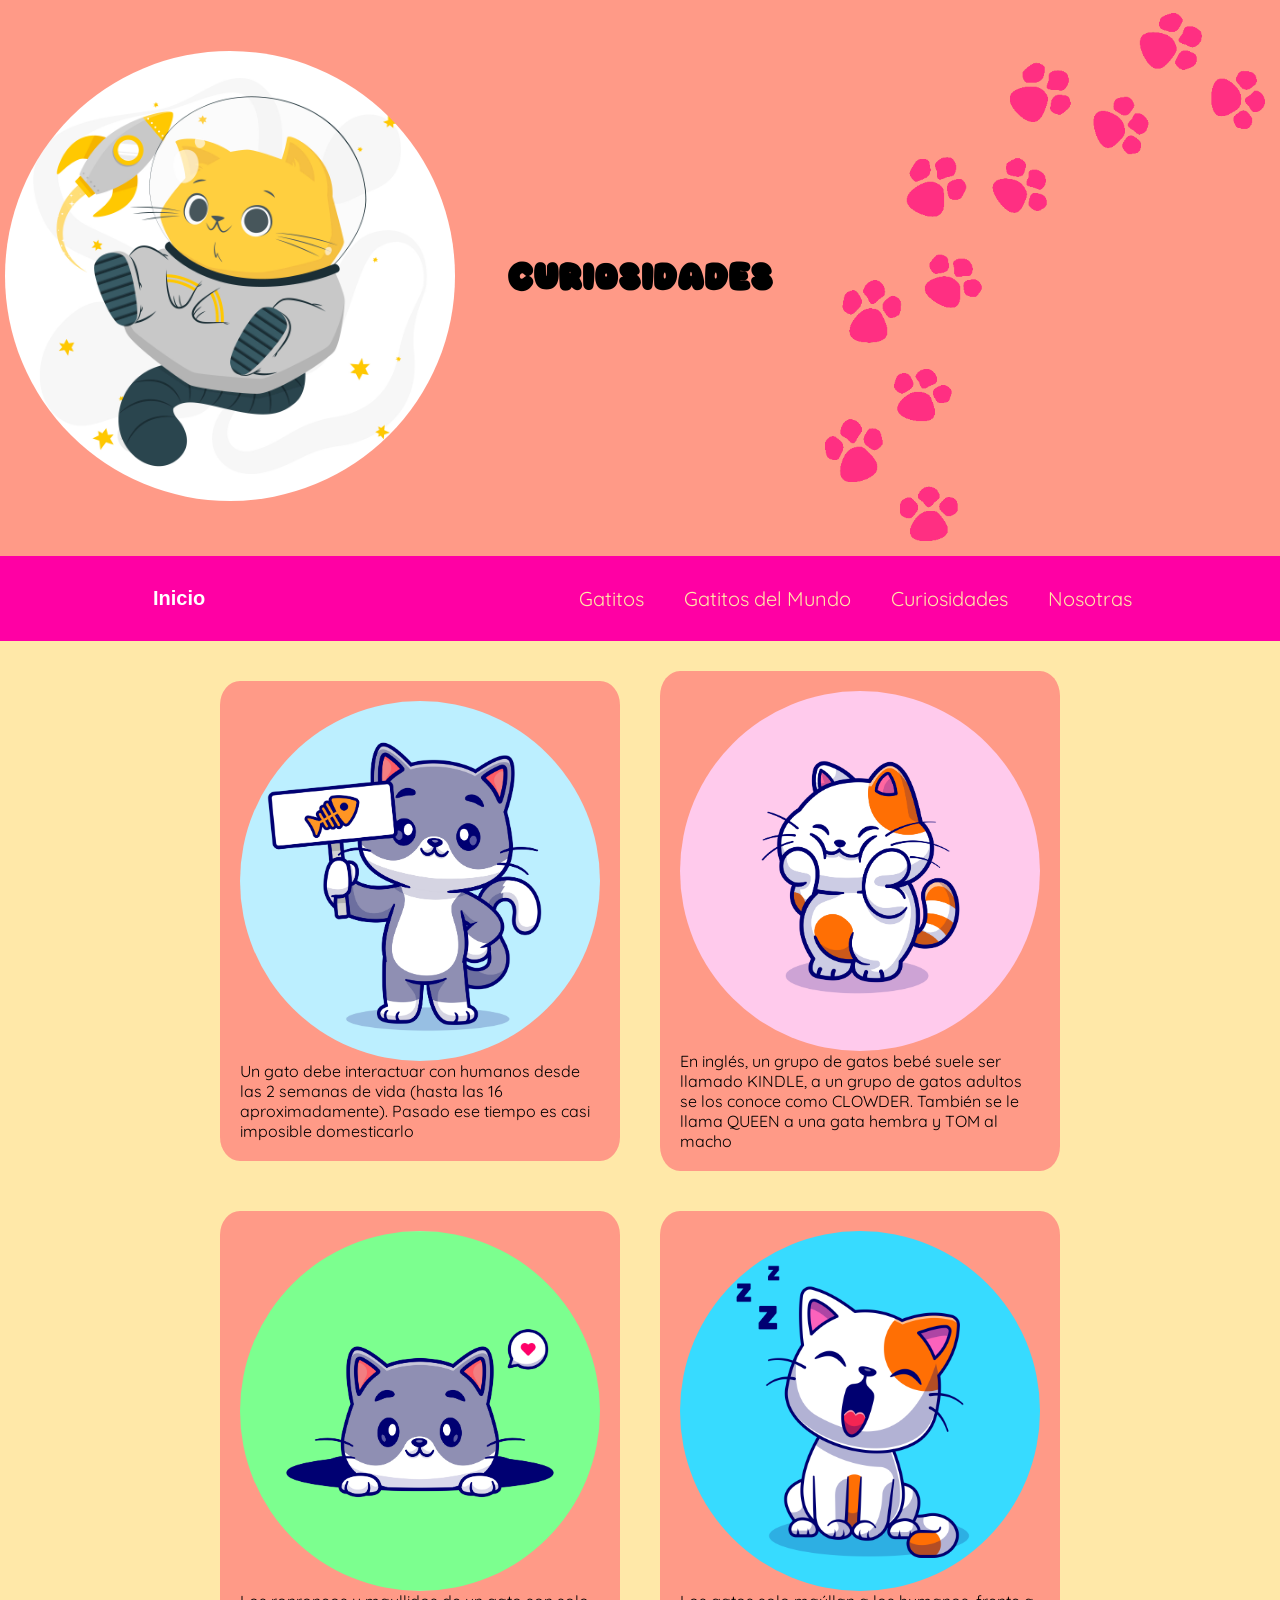
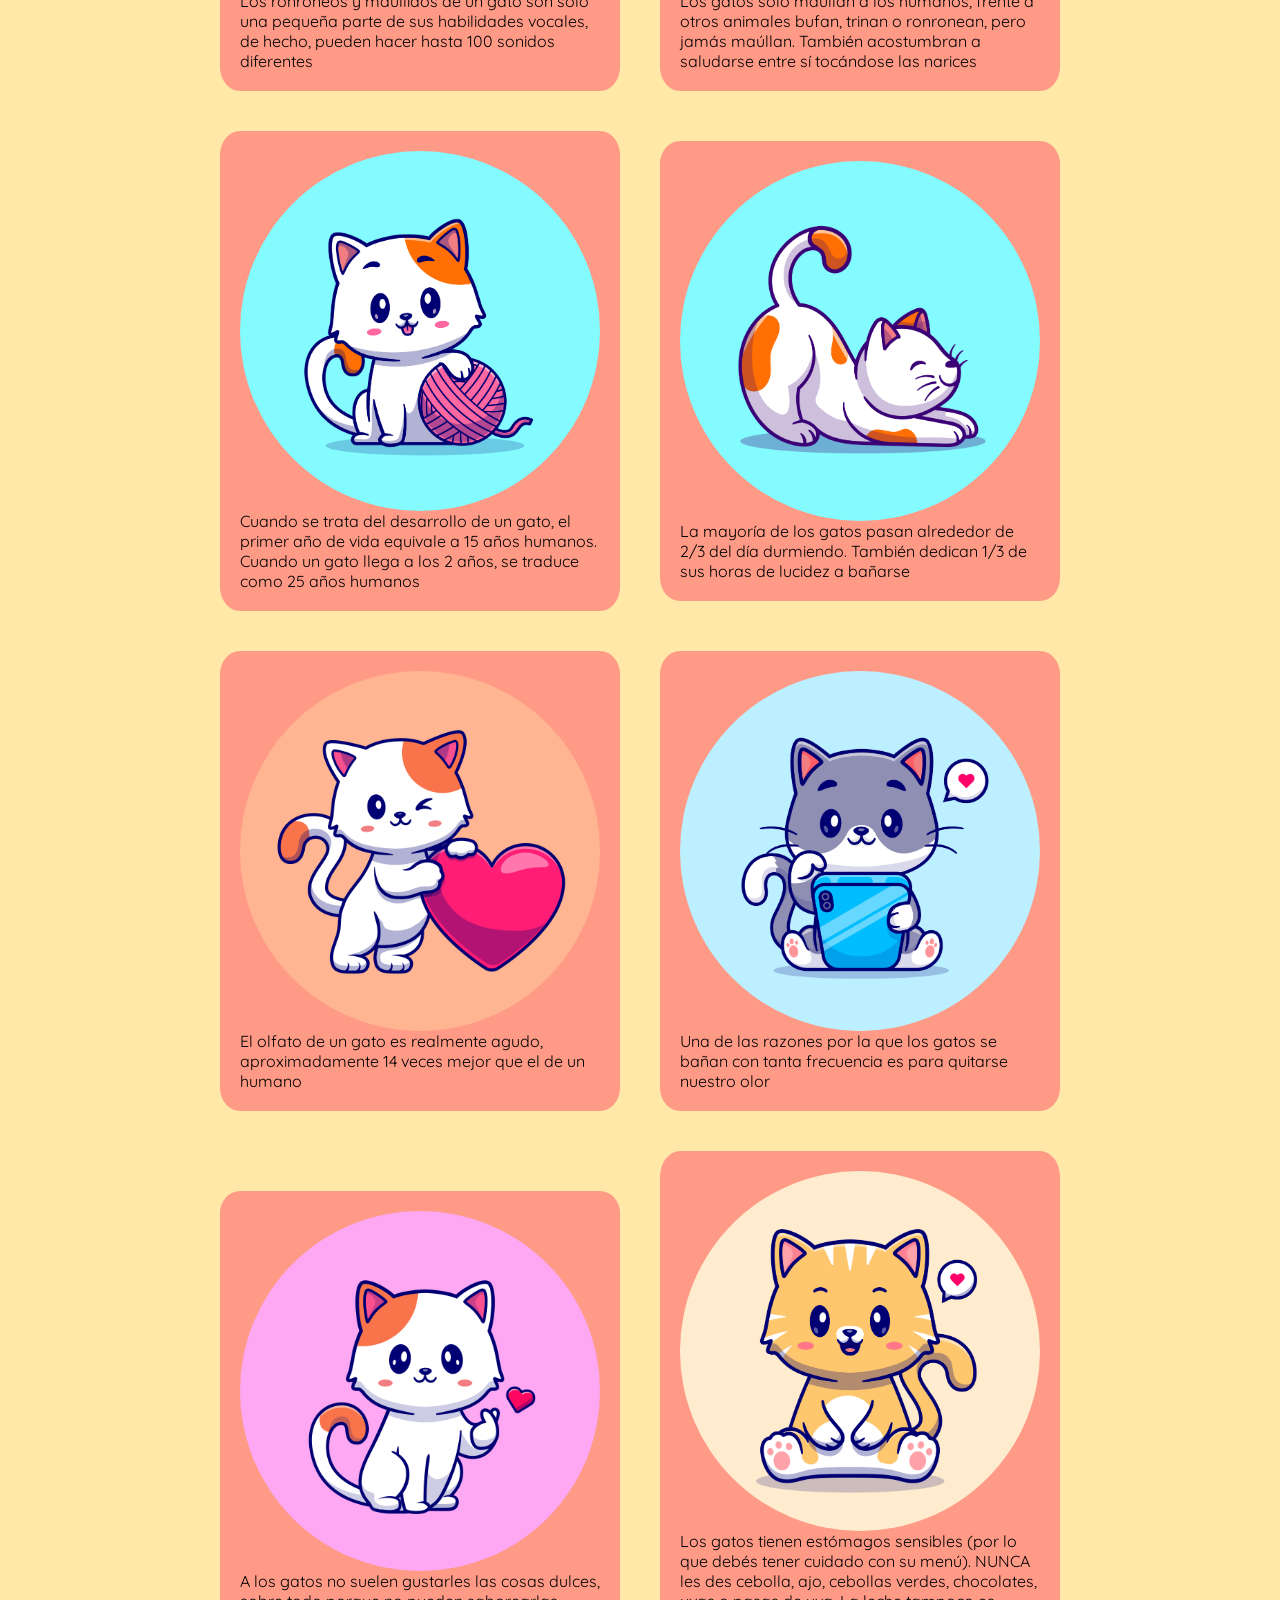
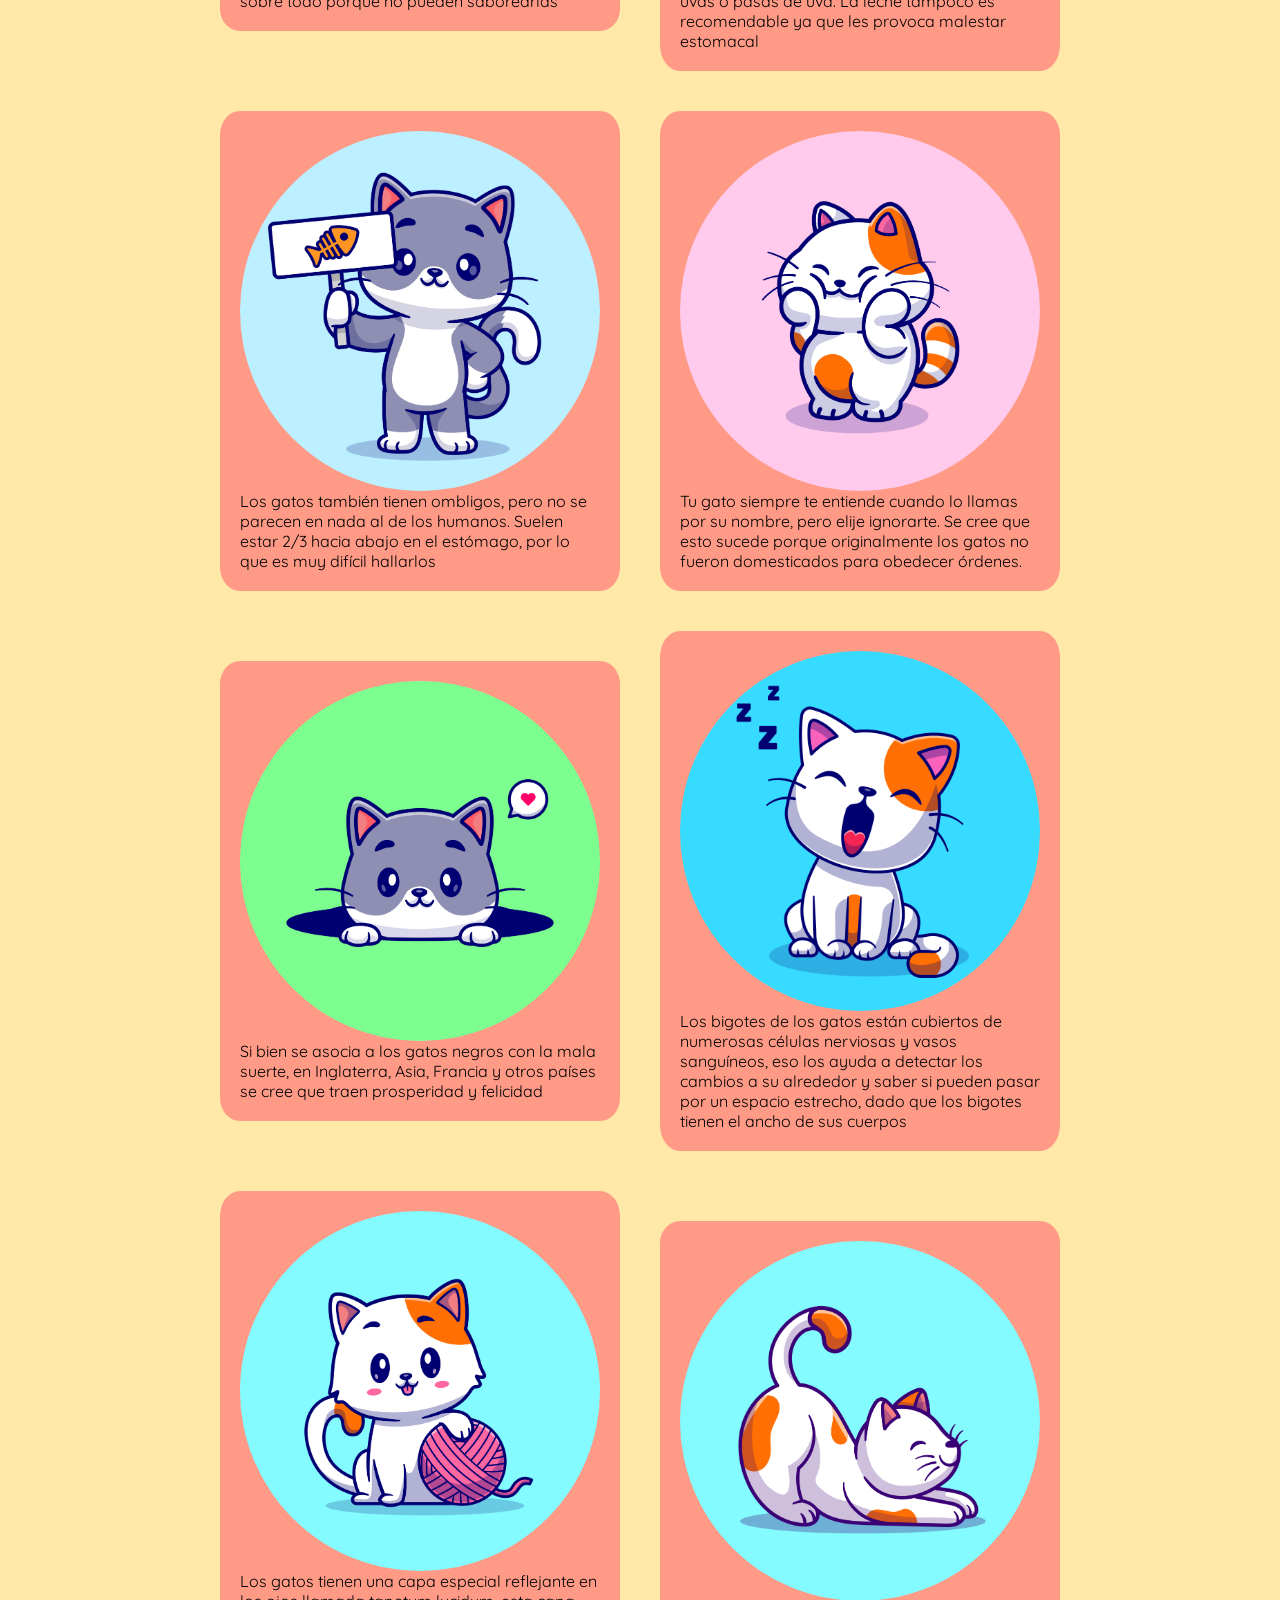
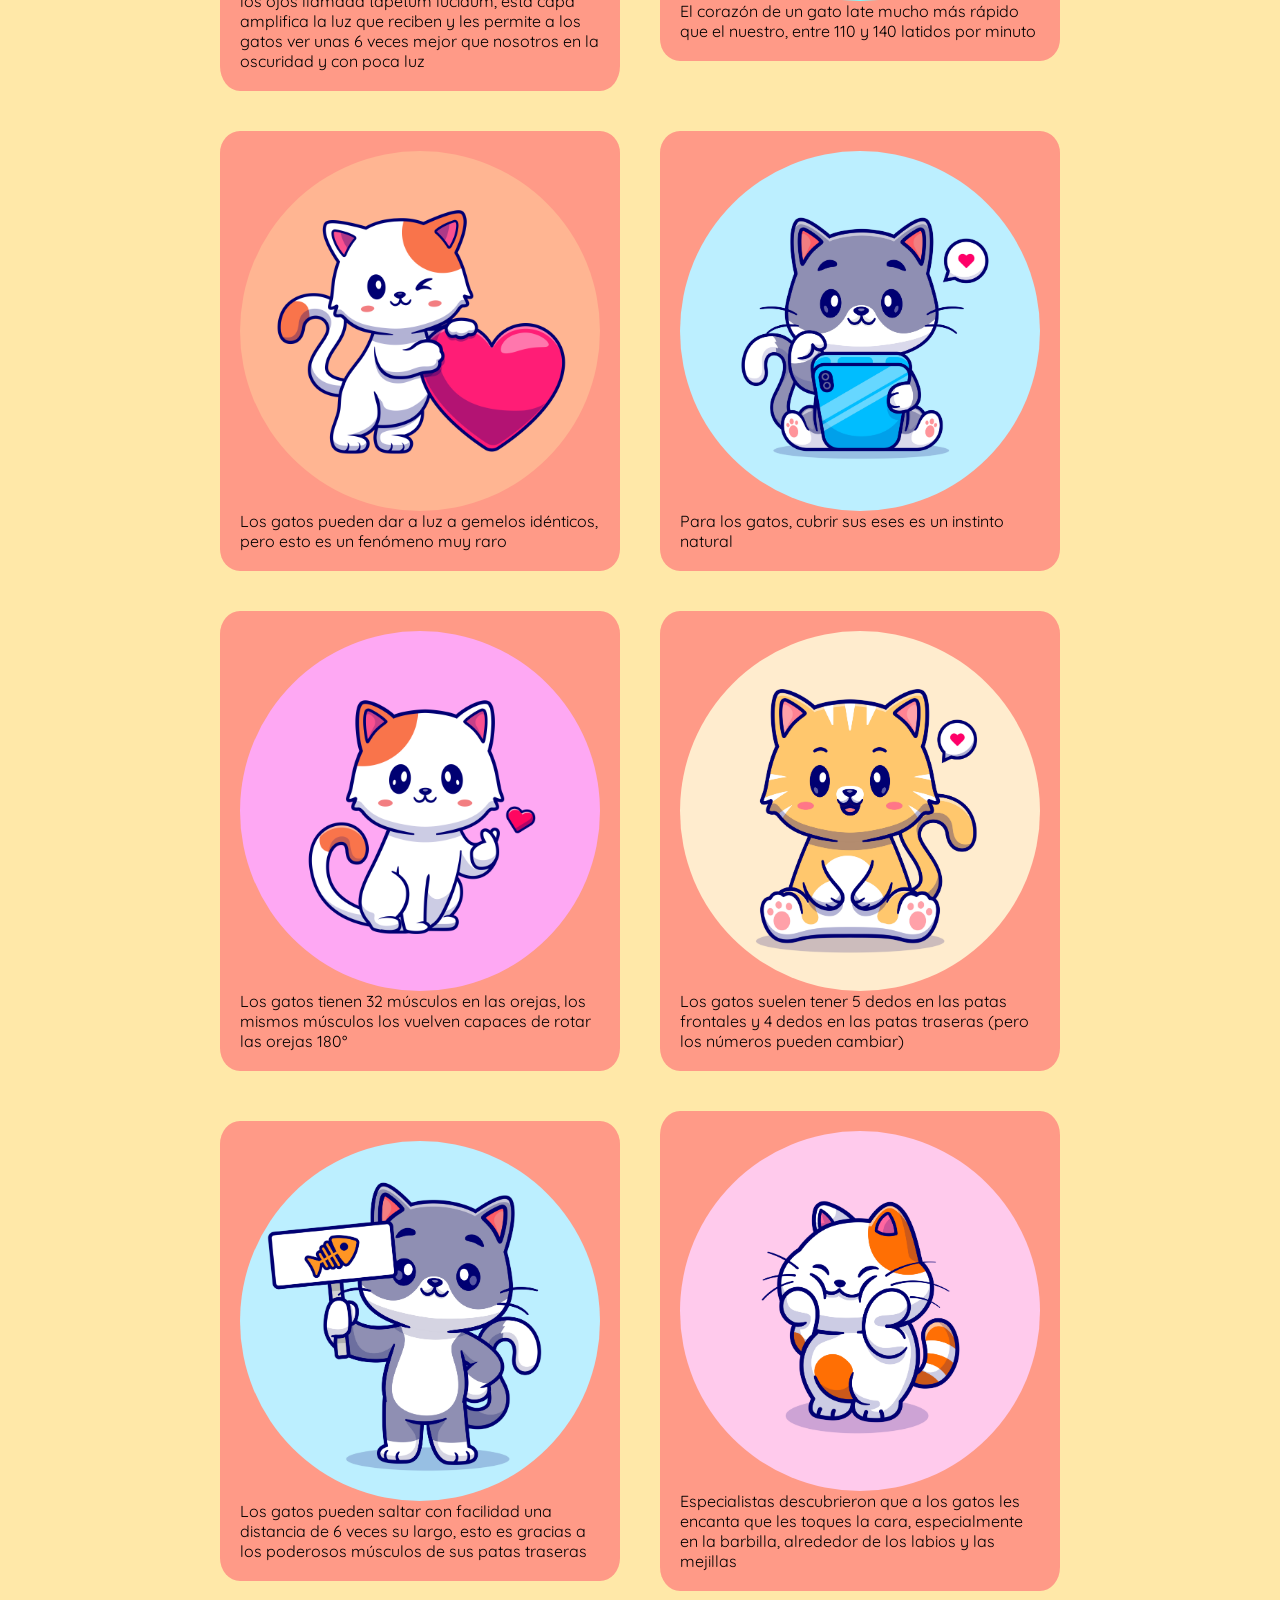
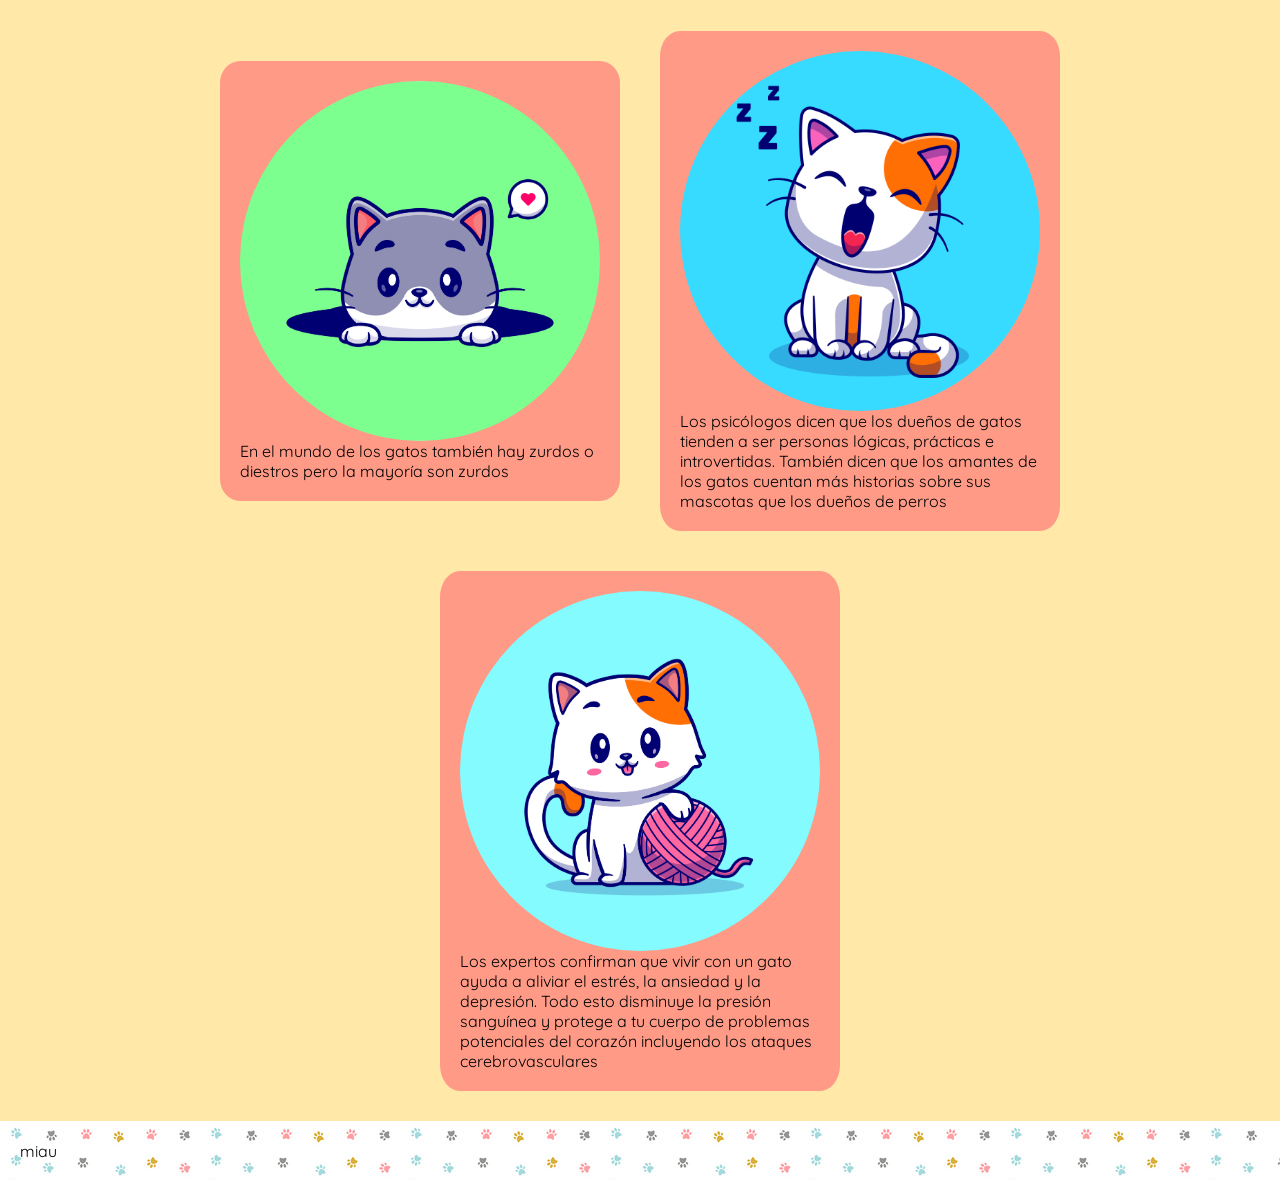
<file: curiosidades.html>
<!DOCTYPE html>
<html lang="en">
  <head>
    <!-- CSS -->
    <link rel="stylesheet" href="css/estilos.css" />
    <link rel="stylesheet" href="css/mqs.css" />
    <!-- END CSS -->

    <meta charset="UTF-8" />
    <meta http-equiv="X-UA-Compatible" content="IE=edge" />
    <meta name="viewport" content="width=device-width, initial-scale=1.0" />

    <!-- SCRIPT LOGO (pum) -->
    <script src="js/confetti.min.js"></script>
    <script src="js/app.js"></script>
    <!-- END SCRIPT LOGO -->

    <!-- FAVICON -->
    <link
      rel="apple-touch-icon"
      sizes="180x180"
      href="icons/favicon-apple-touch-icon.png"
    />
    <link
      rel="icon"
      type="image/png"
      sizes="32x32"
      href="icons/favicon-32x32.png"
    />
    <link
      rel="icon"
      type="image/png"
      sizes="16x16"
      href="icons/favicon-16x16.png"
    />
    <link rel="manifest" href="icons/favicon-site.webmanifest" />
    <!-- END FAVICON -->

    <!-- CARGA JS -->
    <script src="js/javascript.js"></script>
    <script type="text/JavaScript" src="js/nav.js"></script>
    <!-- END CARGA JS -->

    <title>Curiosidades</title>
  </head>

  <body class="toda_la_pagina">
    <!-- HEADER -->
    <div class="header">
      <!-- LOGO scr:https://www.freepik.com/vectors/cat-logo -->
      <div class="logo">
        <img
          class="logo_gatito"
          id="explota"
          src="img/imagenes_GATITO_ASTRONAUTA.jpg"
          alt="LOGO"
        />
      </div>
      <!-- END LOGO -->

      <div>
        <h1 class="titulo">CURIOSIDADES</h1>
      </div>
      <div>
        <img class="patitas" src="img/patitas_der.png" alt="patitas" />
      </div>
    </div>
    <!-- END HEADER -->

    <!-- MENU -->
    <div class="menu-conteiner">
      <a href="#" class="boton"><button>Inicio</button></a>
      <nav id="menu">
        <ul class="nav-links">
          <li><a href="kittens.html">Gatitos</a></li>
          <li><a href="gatitos_del_mundo.html">Gatitos del Mundo</a></li>
          <li><a href="curiosidades.html">Curiosidades</a></li>
          <li><a href="quienes_somos.html">Nosotras</a></li>
        </ul>
      </nav>

      <a onclick="openNav()" class="menu" href="#"><button>Menú</button></a>

      <div class="overlay" id="mobile-menu">
        <a onclick="closeNav()" href="#" class="close">&times;</a>
        <div class="overlay-content">
          <a href="index.html">Inicio</a>
          <a href="kittens.html">Gatitos</a>
          <a href="gatitos_del_mundo.html">Gatitos del Mundo</a>
          <a href="curiosidades.html">Curiosidades</a>
          <a href="quienes_somos.html">Nosotras</a>
        </div>
      </div>
    </div>
    <!-- END MENU -->

    <!-- CONTENT -->
    <div class="contenido_curiosidades">
      <div>
        <img 
          class="curiosidades_imagenes"
          src="img\CATDRAWING_1.jpg" 
          alt="gatito_uno"
        />
        Un gato debe interactuar con humanos desde las 2 semanas de vida (hasta
        las 16 aproximadamente). Pasado ese tiempo es casi imposible
        domesticarlo
      </div>
      <div>
        <img
          class="curiosidades_imagenes"
          src="img/CATDRAWING_2.jpg"
          alt="gatito_dos"
        />
        En inglés, un grupo de gatos bebé suele ser llamado KINDLE, a un grupo
        de gatos adultos se los conoce como CLOWDER. También se le llama QUEEN a
        una gata hembra y TOM al macho
      </div>
      <div>
        <img
          class="curiosidades_imagenes"
          src="img/CATDRAWING_3.jpg"
          alt="gatito_tres"
        />
        Los ronroneos y maullidos de un gato son solo una pequeña parte de sus
        habilidades vocales, de hecho, pueden hacer hasta 100 sonidos diferentes
      </div>
      <div>
        <img
          class="curiosidades_imagenes"
          src="img/CATDRAWING_4.jpg"
          alt="gatito_cuatro"
        />
        Los gatos solo maúllan a los humanos, frente a otros animales bufan,
        trinan o ronronean, pero jamás maúllan. También acostumbran a saludarse
        entre sí tocándose las narices
      </div>
      <div>
        <img
          class="curiosidades_imagenes"
          src="img/CATDRAWING_5.jpg"
          alt="gatito_cinco"
        />
        Cuando se trata del desarrollo de un gato, el primer año de vida
        equivale a 15 años humanos. Cuando un gato llega a los 2 años, se
        traduce como 25 años humanos
      </div>
      <div>
        <img
          class="curiosidades_imagenes"
          src="img/CATDRAWING_6.jpg"
          alt="gatito_seis"
        />
        La mayoría de los gatos pasan alrededor de 2/3 del día durmiendo.
        También dedican 1/3 de sus horas de lucidez a bañarse
      </div>
      <div>
        <img
          class="curiosidades_imagenes"
          src="img/CATDRAWING_7.jpg"
          alt="gatito_siete"
        />
        El olfato de un gato es realmente agudo, aproximadamente 14 veces mejor
        que el de un humano
      </div>
      <div>
        <img
          class="curiosidades_imagenes"
          src="img/CATDRAWING_8.jpg"
          alt="gatito_ocho"
        />
        Una de las razones por la que los gatos se bañan con tanta frecuencia es
        para quitarse nuestro olor
      </div>
      <div>
        <img
          class="curiosidades_imagenes"
          src="img/CATDRAWING_9.jpg"
          alt="gatito_nueve"
        />
        A los gatos no suelen gustarles las cosas dulces, sobre todo porque no
        pueden saborearlas
      </div>
      <div>
        <img 
          class="curiosidades_imagenes"
          src="img\CATDRAWING_10.jpg" 
          alt="gatito_diez"
        />
        Los gatos tienen estómagos sensibles (por lo que debés tener cuidado con
        su menú). NUNCA les des cebolla, ajo, cebollas verdes, chocolates, uvas
        o pasas de uva. La leche tampoco es recomendable ya que les provoca
        malestar estomacal
      </div>
      <div>
        <img 
          class="curiosidades_imagenes"
          src="img\CATDRAWING_1.jpg" 
          alt="gatito_uno"
        />
        Los gatos también tienen ombligos, pero no se parecen en nada al de los
        humanos. Suelen estar 2/3 hacia abajo en el estómago, por lo que es muy
        difícil hallarlos
      </div>
      <div>
        <img
          class="curiosidades_imagenes"
          src="img/CATDRAWING_2.jpg"
          alt="gatito_dos"
        />
        Tu gato siempre te entiende cuando lo llamas por su nombre, pero elije
        ignorarte. Se cree que esto sucede porque originalmente los gatos no
        fueron domesticados para obedecer órdenes.
      </div>
      <div>
        <img
          class="curiosidades_imagenes"
          src="img/CATDRAWING_3.jpg"
          alt="gatito_tres"
        />
        Si bien se asocia a los gatos negros con la mala suerte, en Inglaterra,
        Asia, Francia y otros países se cree que traen prosperidad y felicidad
      </div>
      <div>
        <img
          class="curiosidades_imagenes"
          src="img/CATDRAWING_4.jpg"
          alt="gatito_cuatro"
        />
        Los bigotes de los gatos están cubiertos de numerosas células nerviosas
        y vasos sanguíneos, eso los ayuda a detectar los cambios a su alrededor
        y saber si pueden pasar por un espacio estrecho, dado que los bigotes
        tienen el ancho de sus cuerpos
      </div>
      <div>
        <img
          class="curiosidades_imagenes"
          src="img/CATDRAWING_5.jpg"
          alt="gatito_cinco"
        />
        Los gatos tienen una capa especial reflejante en los ojos llamada
        tapetum lucidum, esta capa amplifica la luz que reciben y les permite a
        los gatos ver unas 6 veces mejor que nosotros en la oscuridad y con poca
        luz
      </div>
      <div>
        <img
          class="curiosidades_imagenes"
          src="img/CATDRAWING_6.jpg"
          alt="gatito_seis"
        />
        El corazón de un gato late mucho más rápido que el nuestro, entre 110 y
        140 latidos por minuto
      </div>
      <div>
        <img
          class="curiosidades_imagenes"
          src="img/CATDRAWING_7.jpg"
          alt="gatito_siete"
        />
        Los gatos pueden dar a luz a gemelos idénticos, pero esto es un fenómeno
        muy raro
      </div>
      <div>
        <img
          class="curiosidades_imagenes"
          src="img/CATDRAWING_8.jpg"
          alt="gatito_ocho"
        />
        Para los gatos, cubrir sus eses es un instinto natural
      </div>
      <div>
        <img
          class="curiosidades_imagenes"
          src="img/CATDRAWING_9.jpg"
          alt="gatito_nueve"
        />
        Los gatos tienen 32 músculos en las orejas, los mismos músculos los
        vuelven capaces de rotar las orejas 180°
      </div>
      <div>
        <img 
          class="curiosidades_imagenes"
          src="img\CATDRAWING_10.jpg" 
          alt="gatito_diez"
        />
        Los gatos suelen tener 5 dedos en las patas frontales y 4 dedos en las
        patas traseras (pero los números pueden cambiar)
      </div>
      <div>
        <img 
          class="curiosidades_imagenes"
          src="img\CATDRAWING_1.jpg" 
          alt="gatito_uno"
        />
        Los gatos pueden saltar con facilidad una distancia de 6 veces su largo,
        esto es gracias a los poderosos músculos de sus patas traseras
      </div>
      <div>
        <img
          class="curiosidades_imagenes"
          src="img/CATDRAWING_2.jpg"
          alt="gatito_dos"
        />
        Especialistas descubrieron que a los gatos les encanta que les toques la
        cara, especialmente en la barbilla, alrededor de los labios y las
        mejillas
      </div>
      <div>
        <img
          class="curiosidades_imagenes"
          src="img/CATDRAWING_3.jpg"
          alt="gatito_tres"
        />
        En el mundo de los gatos también hay zurdos o diestros pero la mayoría
        son zurdos
      </div>
      <div>
        <img
          class="curiosidades_imagenes"
          src="img/CATDRAWING_4.jpg"
          alt="gatito_cuatro"
        />
        Los psicólogos dicen que los dueños de gatos tienden a ser personas
        lógicas, prácticas e introvertidas. También dicen que los amantes de los
        gatos cuentan más historias sobre sus mascotas que los dueños de perros
      </div>
      <div>
        <img
          class="curiosidades_imagenes"
          src="img/CATDRAWING_5.jpg"
          alt="gatito_cinco"
        />
        Los expertos confirman que vivir con un gato ayuda a aliviar el estrés,
        la ansiedad y la depresión. Todo esto disminuye la presión sanguínea y
        protege a tu cuerpo de problemas potenciales del corazón incluyendo los
        ataques cerebrovasculares
      </div>
    </div>
    <!-- <div class="curiosidades_imagenes">
      <div>
        <img 
        src="img\CATDRAWING_1.jpg" 
        alt="gatito_uno"
        />
      </div>
      <div>
        <img 
        src="img\CATDRAWING_2.jpg" 
        alt="gatito_dos"
        />
      </div>
      <div>
        <img 
        src="img\CATDRAWING_3.jpg" 
        alt="gatito_tres"
        />
      </div>
      <div>
        <img 
        src="img\CATDRAWING_4.jpg" 
        alt="gatito_cuatro"
        />
      </div>
      <div>
        <img 
        src="img\CATDRAWING_5.jpg" 
        alt="gatito_cinco"
        />
      </div>
      <div>
        <img 
        src="img\CATDRAWING_6.jpg" 
        alt="gatito_seis"
        />
      </div>
      <div>
        <img 
        src="img\CATDRAWING_7.jpg" 
        alt="gatito_siete"
        />
      </div>
      <div>
        <img 
        src="img\CATDRAWING_8.jpg" 
        alt="gatito_ocho"
        />
      </div>
      <div>
        <img 
        src="img\CATDRAWING_9.jpg" 
        alt="gatito_nueve"
        />
      </div>
      <div>
        <img 
        src="img\CATDRAWING_10.jpg" 
        alt="gatito_diez"
        />
      </div>
    </div> -->
    <!-- END CONTENT -->

    <!-- FOOTER -->
    <footer class="footer">miau</footer>
    <!-- END FOOTER -->
  </body>
</html>
</file>
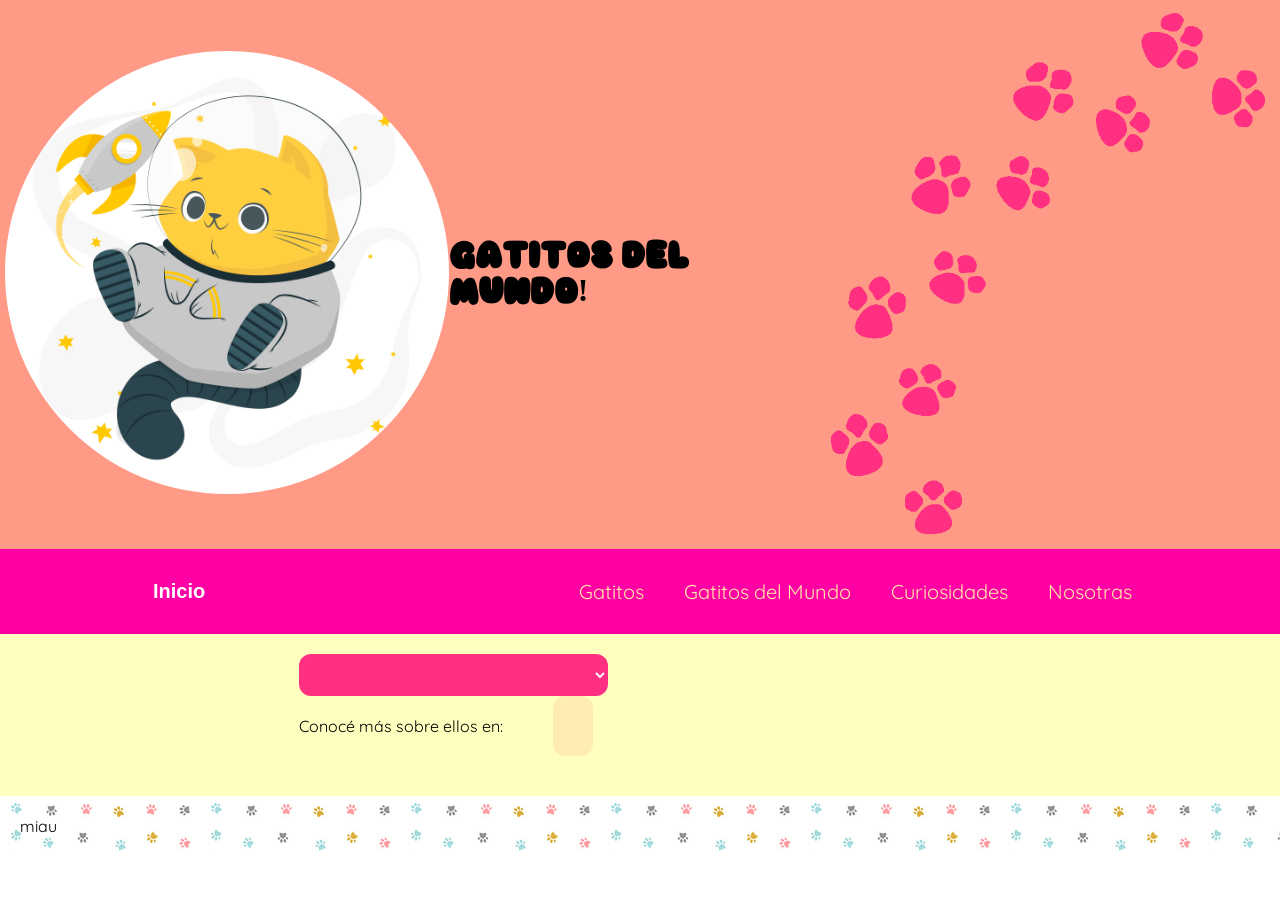
<file: gatitos_del_mundo.html>
<!DOCTYPE html>
<html lang="en">
  <head>

    <!-- CSS -->
    <link rel="stylesheet" href="css/estilos.css">
    <link rel="stylesheet" href="css/mqs.css">
    <!-- END CSS -->

    <meta charset="UTF-8" />
    <meta http-equiv="X-UA-Compatible" content="IE=edge" />
    <meta name="viewport" content="width=device-width, initial-scale=1.0" />

    <!-- SCRIPT LOGO (pum) -->
    <script src="js/confetti.min.js"></script>
    <script src="js/app.js"></script>
    <script type="text/JavaScript" src="js/nav.js"></script>
    <!-- END SCRIPT LOGO -->

    <!-- FAVICON -->
    <link
      rel="apple-touch-icon"
      sizes="180x180"
      href="icons/favicon-apple-touch-icon.png"
    />
    <link rel="icon" type="image/png" sizes="32x32" href="icons/favicon-32x32.png" />
    <link rel="icon" type="image/png" sizes="16x16" href="icons/favicon-16x16.png" />
    <link rel="manifest" href="icons/favicon-site.webmanifest" />
    <!-- END FAVICON -->

    <!-- CARGA JS -->
    <script src="js/javascript.js"></script>
    <script src="js/API.js"></script>
    <!-- END CARGA JS -->

    <title>Gatitos del Mundo</title>
</head>

<body class="toda_la_pagina">
  <!-- HEADER -->
  <div class="header">
    <!-- LOGO scr:https://www.freepik.com/vectors/cat-logo -->
    <div class="logo">
      <img
        class="logo_gatito"
        id="explota"
        src="img/imagenes_GATITO_ASTRONAUTA.jpg"
        alt="LOGO"
      />
    </div>
    <!-- END LOGO -->

    <div>
    
      <h1 class="titulo">GATITOS DEL MUNDO!</h1>
    </div>
    <div>
      <img
        class="patitas"
        src="img/patitas_der.png"
        alt="patitas"
      />
    </div>
  </div>
  <!-- END HEADER -->

  <!-- MENU -->
  <div class="menu-conteiner">
    <a href="#" class="boton"><button>Inicio</button></a>
    <nav id="menu">
      <ul class="nav-links">
        <li><a href="kittens.html">Gatitos</a></li>
        <li><a href="gatitos_del_mundo.html">Gatitos del Mundo</a></li>
        <li><a href="curiosidades.html">Curiosidades</a></li>
        <li><a href="quienes_somos.html">Nosotras</a></li>
      </ul>
    </nav>

    <a onclick="openNav()" class="menu" href="#"><button>Menú</button></a>

    <div class="overlay" id="mobile-menu">
      <a onclick="closeNav()" href="#" class="close">&times;</a>
      <div class="overlay-content">
        <a href="index.html">Inicio</a>
        <a href="kittens.html">Gatitos</a>
        <a href="gatitos_del_mundo.html">Gatitos del Mundo</a>
        <a href="curiosidades.html">Curiosidades</a>
        <a href="quienes_somos.html">Nosotras</a>
      </div>
    </div>
  </div>
  <!-- END MENU -->

  <!-- CONTENT -->

    <!-- API -->
    <section class="api_conteiner">
      <div class="api_datos_flex">
          <div class="content_select">
            <select onchange="showBreedImage(value)" name="breed_selector" id="breed_selector"></select>
          </div>
          <br>
          <div>
            <p>Conocé más sobre ellos en: <a id="wiki_link" target="_blank"></a></p>
            <div id="breed_json"></div>
          </div>
      </div>
      
      
      <div class="api_datos_flex">
        <img id="breed_image"></img>
      </div>

    </section>
    <!-- END API-->

    <!-- END CONTENT -->

    <!-- FOOTER -->
    <footer class="footer">
      miau
     
    </footer>
    <!-- END FOOTER -->
  </body>
</html>
</file>
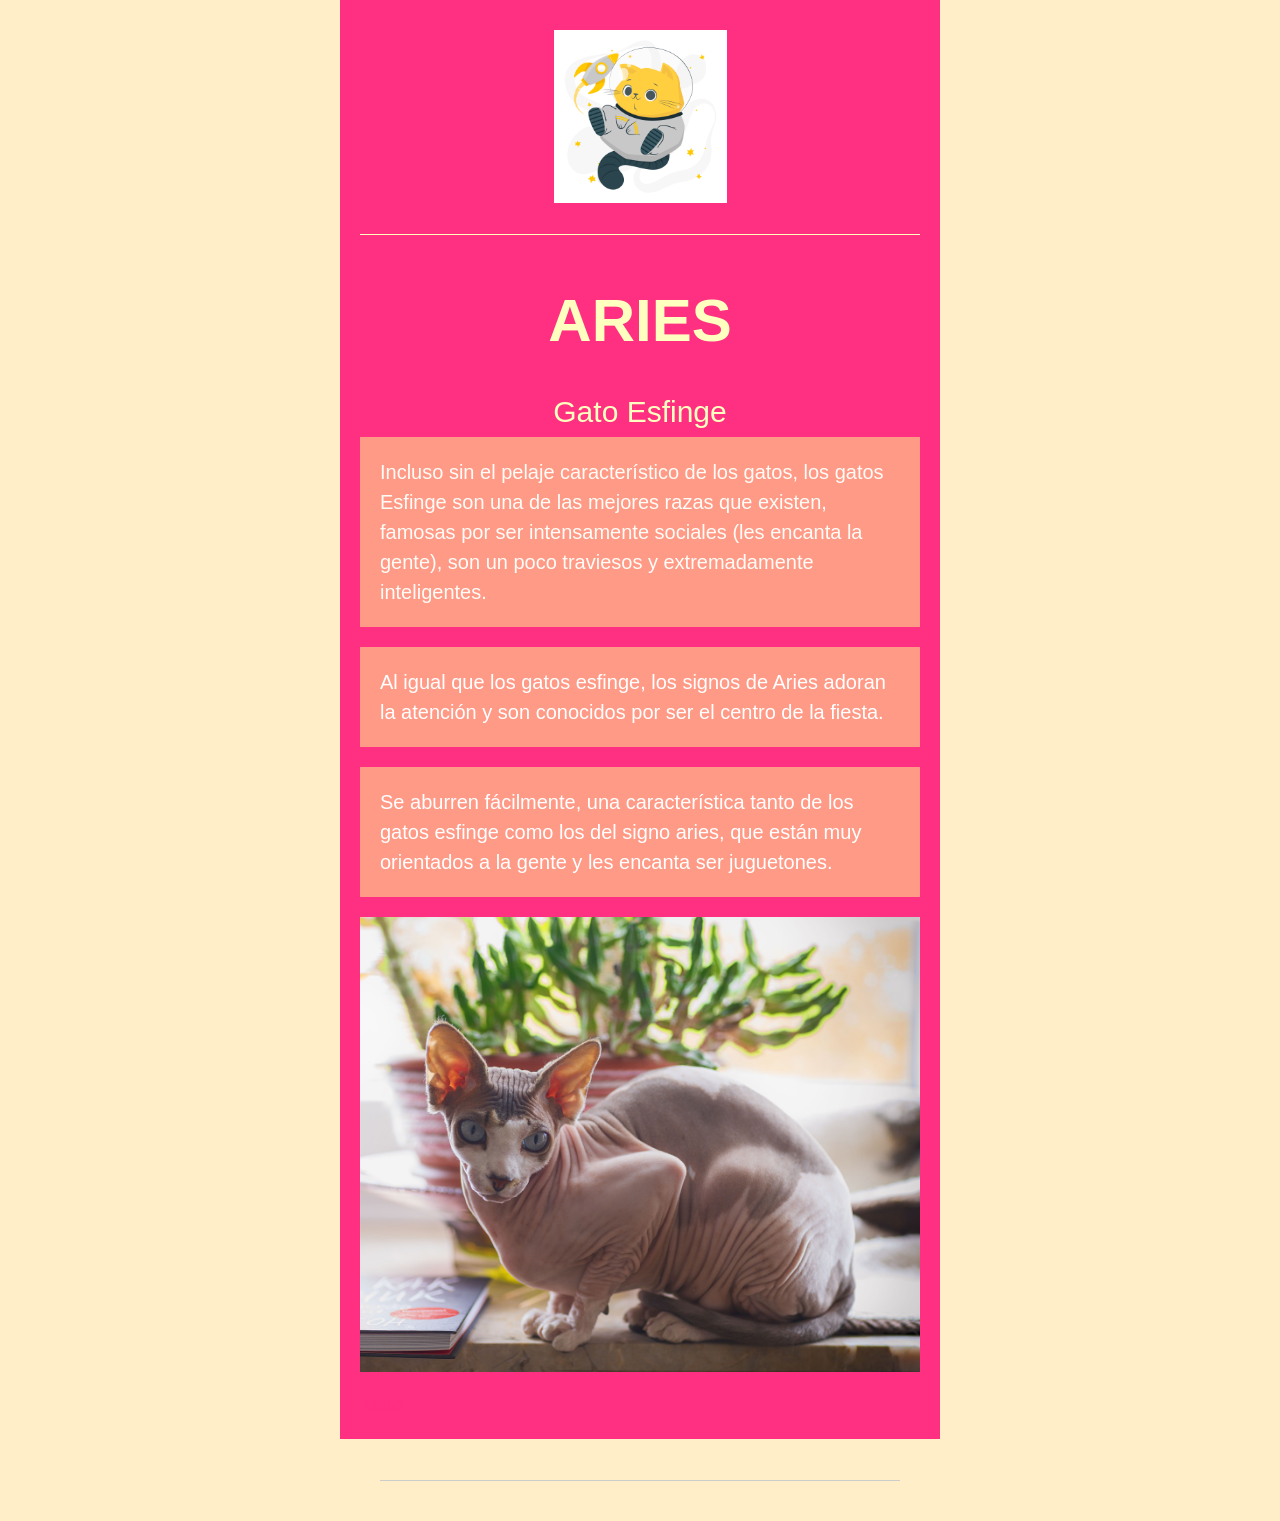
<file: plantilla-aries.html>
<!DOCTYPE html PUBLIC "-//W3C//DTD XHTML 1.0 Transitional//EN" "http://www.w3.org/TR/xhtml1/DTD/xhtml1-transitional.dtd">
<html xmlns="http://www.w3.org/1999/xhtml" xmlns:o="urn:schemas-microsoft-com:office:office">

<head>
    <meta charset="UTF-8">
    <meta content="width=device-width, initial-scale=1" name="viewport">
    <meta name="x-apple-disable-message-reformatting">
    <meta http-equiv="X-UA-Compatible" content="IE=edge">
    <meta content="telephone=no" name="format-detection">
    <title></title>
    <!--[if (mso 16)]>
    <style type="text/css">
    a {text-decoration: none;}
    </style>
    <![endif]-->
    <!--[if gte mso 9]><style>sup { font-size: 100% !important; }</style><![endif]-->
    <!--[if gte mso 9]>
<xml>
    <o:OfficeDocumentSettings>
    <o:AllowPNG></o:AllowPNG>
    <o:PixelsPerInch>96</o:PixelsPerInch>
    </o:OfficeDocumentSettings>
</xml>
<![endif]-->
    <!--[if !mso]><!-- -->
    <link href="css\plantilla-aries.css" rel="stylesheet">
    <!--<![endif]-->
</head>

<body>
    <div class="es-wrapper-color">
        <!--[if gte mso 9]>
			<v:background xmlns:v="urn:schemas-microsoft-com:vml" fill="t">
				<v:fill type="tile" color="#FFEEC8"></v:fill>
			</v:background>
		<![endif]-->
        <table class="es-wrapper" width="100%" cellspacing="0" cellpadding="0">
            <tbody>
                <tr>
                    <td class="esd-email-paddings" valign="top">
                        <table cellpadding="0" cellspacing="0" class="esd-header-popover es-header" align="center">
                            <tbody>
                                <tr>
                                    <td class="esd-stripe" align="center">
                                        <table bgcolor="#ff2f82" class="es-header-body" align="center" cellpadding="0" cellspacing="0" width="600" style="background-color: #ff2f82;">
                                            <tbody>
                                                <tr>
                                                    <td class="esd-structure es-p20t es-p20r es-p20l" align="left">
                                                        <table cellpadding="0" cellspacing="0" width="100%">
                                                            <tbody>
                                                                <tr>
                                                                    <td width="560" class="esd-container-frame" align="center" valign="top">
                                                                        <table cellpadding="0" cellspacing="0" width="100%">
                                                                            <tbody>
                                                                                <tr>
                                                                                    <td align="center" class="esd-block-image es-p10t es-p10b es-m-txt-c" style="font-size: 0px;"><a target="_blank" href="https://viewstripo.email"><img src="img\imagenes_GATITO_ASTRONAUTA.jpg" alt="Pagina de Gatitos" style="display: block;" title="Pagina de Gatitos" width="173"></a></td>
                                                                                </tr>
                                                                            </tbody>
                                                                        </table>
                                                                    </td>
                                                                </tr>
                                                            </tbody>
                                                        </table>
                                                    </td>
                                                </tr>
                                                <tr>
                                                    <td class="esd-structure" align="left">
                                                        <table cellpadding="0" cellspacing="0" width="100%">
                                                            <tbody>
                                                                <tr>
                                                                    <td width="600" class="esd-container-frame" align="center" valign="top">
                                                                        <table cellpadding="0" cellspacing="0" width="100%">
                                                                            <tbody>
                                                                                <tr>
                                                                                    <td align="center" class="esd-block-spacer es-p20" style="font-size:0">
                                                                                        <table border="0" width="100%" height="100%" cellpadding="0" cellspacing="0">
                                                                                            <tbody>
                                                                                                <tr>
                                                                                                    <td style="border-bottom: 1px solid #ffffbf; background: none; height: 1px; width: 100%; margin: 0px;"></td>
                                                                                                </tr>
                                                                                            </tbody>
                                                                                        </table>
                                                                                    </td>
                                                                                </tr>
                                                                            </tbody>
                                                                        </table>
                                                                    </td>
                                                                </tr>
                                                            </tbody>
                                                        </table>
                                                    </td>
                                                </tr>
                                            </tbody>
                                        </table>
                                    </td>
                                </tr>
                            </tbody>
                        </table>
                        <table class="es-content" cellspacing="0" cellpadding="0" align="center">
                            <tbody>
                                <tr>
                                    <td class="esd-stripe" align="center">
                                        <table class="es-content-body" style="background-color: #ff2f82;" width="600" cellspacing="0" cellpadding="0" bgcolor="#ff2f82" align="center">
                                            <tbody>
                                                <tr>
                                                    <td class="esd-structure es-p20t es-p20r es-p20l" align="left" bgcolor="#ff2f82" style="background-color: #ff2f82;">
                                                        <table cellpadding="0" cellspacing="0" width="100%">
                                                            <tbody>
                                                                <tr>
                                                                    <td width="560" class="esd-container-frame" align="center" valign="top">
                                                                        <table cellpadding="0" cellspacing="0" width="100%">
                                                                            <tbody>
                                                                                <tr>
                                                                                    <td align="left" class="esd-block-text es-p10t es-p10b">
                                                                                        <h1 style="text-align: center; font-size: 60px; color: #ffffbf;"><b>ARIES</b></h1>
                                                                                    </td>
                                                                                </tr>
                                                                            </tbody>
                                                                        </table>
                                                                    </td>
                                                                </tr>
                                                            </tbody>
                                                        </table>
                                                    </td>
                                                </tr>
                                                <tr>
                                                    <td class="esd-structure es-p20t es-p20r es-p20l" align="left">
                                                        <table cellpadding="0" cellspacing="0" width="100%">
                                                            <tbody>
                                                                <tr>
                                                                    <td width="560" class="esd-container-frame" align="center" valign="top">
                                                                        <table cellpadding="0" cellspacing="0" width="100%" bgcolor="#262626" style="background-color: #262626; border-radius: 5px; border-collapse: separate;">
                                                                            <tbody>
                                                                                <tr>
                                                                                    <td align="left" class="esd-block-text es-p10" bgcolor="#ff2f82">
                                                                                        <h1 style="text-align: center; color: #ffffbf; line-height: 100%;">Gato Esfinge</h1>
                                                                                    </td>
                                                                                </tr>
                                                                                <tr>
                                                                                    <td align="left" class="esd-block-text es-p20" bgcolor="#ff9a87">
                                                                                        <h3 style="color: #fefcf7; line-height: 150%;">Incluso sin el pelaje característico de los gatos, los gatos Esfinge son una de las mejores razas que existen, famosas por ser intensamente sociales (les encanta la gente), son un poco traviesos y extremadamente inteligentes. </h3>
                                                                                    </td>
                                                                                </tr>
                                                                            </tbody>
                                                                        </table>
                                                                    </td>
                                                                </tr>
                                                            </tbody>
                                                        </table>
                                                    </td>
                                                </tr>
                                                <tr>
                                                    <td class="esd-structure es-p20t es-p20r es-p20l" align="left">
                                                        <table cellpadding="0" cellspacing="0" width="100%">
                                                            <tbody>
                                                                <tr>
                                                                    <td width="560" class="esd-container-frame" align="center" valign="top">
                                                                        <table cellpadding="0" cellspacing="0" width="100%" bgcolor="#262626" style="background-color: #262626; border-radius: 5px; border-collapse: separate;">
                                                                            <tbody>
                                                                                <tr>
                                                                                    <td align="left" class="esd-block-text es-p20" esd-links-color="#ffeec8" esd-links-underline="none" bgcolor="#ff9a87">
                                                                                        <p style="font-size: 20px;">Al igual que los gatos esfinge, los signos de Aries adoran la atención y son conocidos por ser el centro de la fiesta. </p>
                                                                                    </td>
                                                                                </tr>
                                                                            </tbody>
                                                                        </table>
                                                                    </td>
                                                                </tr>
                                                            </tbody>
                                                        </table>
                                                    </td>
                                                </tr>
                                                <tr>
                                                    <td class="esd-structure es-p20t es-p20r es-p20l" align="left" bgcolor="#ff2f82" style="background-color: #ff2f82;">
                                                        <table cellpadding="0" cellspacing="0" width="100%">
                                                            <tbody>
                                                                <tr>
                                                                    <td width="560" class="esd-container-frame" align="center" valign="top">
                                                                        <table cellpadding="0" cellspacing="0" width="100%" bgcolor="#262626" style="background-color: #262626; border-radius: 5px; border-collapse: separate;">
                                                                            <tbody>
                                                                                <tr>
                                                                                    <td align="left" class="esd-block-text es-p20" esd-links-color="#ffeec8" esd-links-underline="none" bgcolor="#ff9a87">
                                                                                        <p style="font-size: 20px;">Se aburren fácilmente, una característica tanto de los gatos esfinge como los del signo aries, que están muy orientados a la gente y les encanta ser juguetones. </p>
                                                                                    </td>
                                                                                </tr>
                                                                            </tbody>
                                                                        </table>
                                                                    </td>
                                                                </tr>
                                                            </tbody>
                                                        </table>
                                                    </td>
                                                </tr>
                                                <tr>
                                                    <td class="esd-structure es-p20t es-p20r es-p20l" align="left" bgcolor="#ff2f82" style="background-color: #ff2f82;">
                                                        <table cellpadding="0" cellspacing="0" width="100%">
                                                            <tbody>
                                                                <tr>
                                                                    <td width="560" class="esd-container-frame" align="center" valign="top">
                                                                        <table cellpadding="0" cellspacing="0" width="100%">
                                                                            <tbody>
                                                                                <tr>
                                                                                    <td align="center" class="esd-block-image" style="font-size: 0px;"><a target="_blank"><img class="adapt-img" src="img/img_gato-esfinge.jpg" alt style="display: block;" width="560"></a></td>
                                                                                </tr>
                                                                            </tbody>
                                                                        </table>
                                                                    </td>
                                                                </tr>
                                                            </tbody>
                                                        </table>
                                                    </td>
                                                </tr>
                                                <tr>
                                                    <td class="esd-structure es-p20" align="left" bgcolor="#ff2f82" style="background-color: #ff2f82;">
                                                        <table cellpadding="0" cellspacing="0" width="100%">
                                                            <tbody>
                                                                <tr>
                                                                    <td width="560" class="esd-container-frame" align="center" valign="top">
                                                                        <table cellpadding="0" cellspacing="0" width="100%">
                                                                            <tbody>
                                                                                <tr>
                                                                                    <td align="left" class="esd-block-text">
                                                                                        <p style="color: #ff2f82;">Texto</p>
                                                                                    </td>
                                                                                </tr>
                                                                            </tbody>
                                                                        </table>
                                                                    </td>
                                                                </tr>
                                                            </tbody>
                                                        </table>
                                                    </td>
                                                </tr>
                                            </tbody>
                                        </table>
                                    </td>
                                </tr>
                            </tbody>
                        </table>
                        <table cellpadding="0" cellspacing="0" class="esd-footer-popover es-footer" align="center">
                            <tbody>
                                <tr>
                                    <td class="esd-stripe" align="center">
                                        <table bgcolor="#ffffff" class="es-footer-body" align="center" cellpadding="0" cellspacing="0" width="600">
                                            <tbody>
                                                <tr>
                                                    <td class="esd-structure es-p20" align="left">
                                                        <table cellpadding="0" cellspacing="0" width="100%">
                                                            <tbody>
                                                                <tr>
                                                                    <td width="560" class="esd-container-frame" align="center" valign="top">
                                                                        <table cellpadding="0" cellspacing="0" width="100%">
                                                                            <tbody>
                                                                                <tr>
                                                                                    <td align="center" class="esd-block-spacer es-p20" style="font-size:0">
                                                                                        <table border="0" width="100%" height="100%" cellpadding="0" cellspacing="0">
                                                                                            <tbody>
                                                                                                <tr>
                                                                                                    <td style="border-bottom: 1px solid #cccccc; background: unset; height:1px; width:100%; margin:0px 0px 0px 0px;"></td>
                                                                                                </tr>
                                                                                            </tbody>
                                                                                        </table>
                                                                                    </td>
                                                                                </tr>
                                                                            </tbody>
                                                                        </table>
                                                                    </td>
                                                                </tr>
                                                            </tbody>
                                                        </table>
                                                    </td>
                                                </tr>
                                            </tbody>
                                        </table>
                                    </td>
                                </tr>
                            </tbody>
                        </table>
                    </td>
                </tr>
            </tbody>
        </table>
    </div>
</body>

</html>
</file>
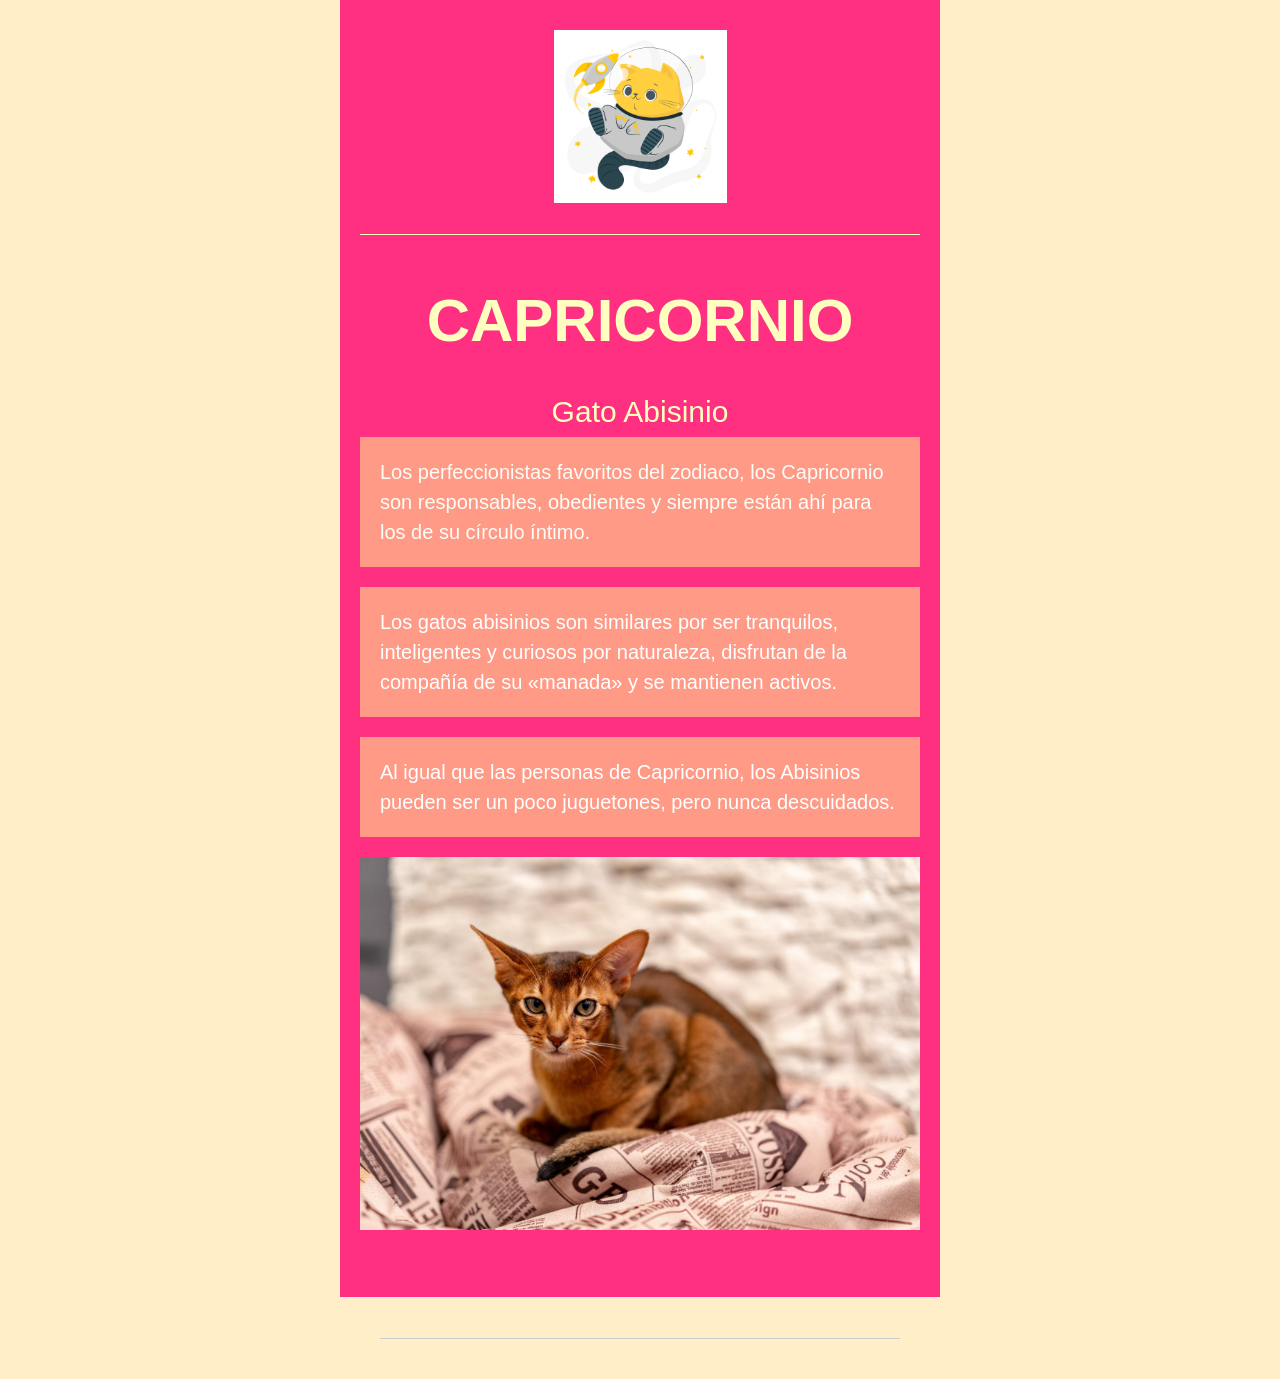
<file: plantilla-capricornio.html>
<!DOCTYPE html PUBLIC "-//W3C//DTD XHTML 1.0 Transitional//EN" "http://www.w3.org/TR/xhtml1/DTD/xhtml1-transitional.dtd">
<html xmlns="http://www.w3.org/1999/xhtml" xmlns:o="urn:schemas-microsoft-com:office:office">

<head>
    <meta charset="UTF-8">
    <meta content="width=device-width, initial-scale=1" name="viewport">
    <meta name="x-apple-disable-message-reformatting">
    <meta http-equiv="X-UA-Compatible" content="IE=edge">
    <meta content="telephone=no" name="format-detection">
    <title></title>
    <!--[if (mso 16)]>
    <style type="text/css">
    a {text-decoration: none;}
    </style>
    <![endif]-->
    <!--[if gte mso 9]><style>sup { font-size: 100% !important; }</style><![endif]-->
    <!--[if gte mso 9]>
<xml>
    <o:OfficeDocumentSettings>
    <o:AllowPNG></o:AllowPNG>
    <o:PixelsPerInch>96</o:PixelsPerInch>
    </o:OfficeDocumentSettings>
</xml>
<![endif]-->
    <!--[if !mso]><!-- -->
    <link href="css\plantilla-capricornio.css" rel="stylesheet">
    <!--<![endif]-->
</head>

<body>
    <div class="es-wrapper-color">
        <!--[if gte mso 9]>
			<v:background xmlns:v="urn:schemas-microsoft-com:vml" fill="t">
				<v:fill type="tile" color="#FFEEC8"></v:fill>
			</v:background>
		<![endif]-->
        <table class="es-wrapper" width="100%" cellspacing="0" cellpadding="0">
            <tbody>
                <tr>
                    <td class="esd-email-paddings" valign="top">
                        <table cellpadding="0" cellspacing="0" class="esd-header-popover es-header" align="center">
                            <tbody>
                                <tr>
                                    <td class="esd-stripe" align="center">
                                        <table bgcolor="#ff2f82" class="es-header-body" align="center" cellpadding="0" cellspacing="0" width="600" style="background-color: #ff2f82;">
                                            <tbody>
                                                <tr>
                                                    <td class="esd-structure es-p20t es-p20r es-p20l" align="left">
                                                        <table cellpadding="0" cellspacing="0" width="100%">
                                                            <tbody>
                                                                <tr>
                                                                    <td width="560" class="esd-container-frame" align="center" valign="top">
                                                                        <table cellpadding="0" cellspacing="0" width="100%">
                                                                            <tbody>
                                                                                <tr>
                                                                                    <td align="center" class="esd-block-image es-p10t es-p10b es-m-txt-c" style="font-size: 0px;"><a target="_blank" href="https://viewstripo.email"><img src="img\imagenes_GATITO_ASTRONAUTA.jpg" alt="Pagina de Gatitos" style="display: block;" title="Pagina de Gatitos" width="173"></a></td>
                                                                                </tr>
                                                                            </tbody>
                                                                        </table>
                                                                    </td>
                                                                </tr>
                                                            </tbody>
                                                        </table>
                                                    </td>
                                                </tr>
                                                <tr>
                                                    <td class="esd-structure" align="left">
                                                        <table cellpadding="0" cellspacing="0" width="100%">
                                                            <tbody>
                                                                <tr>
                                                                    <td width="600" class="esd-container-frame" align="center" valign="top">
                                                                        <table cellpadding="0" cellspacing="0" width="100%">
                                                                            <tbody>
                                                                                <tr>
                                                                                    <td align="center" class="esd-block-spacer es-p20" style="font-size:0">
                                                                                        <table border="0" width="100%" height="100%" cellpadding="0" cellspacing="0">
                                                                                            <tbody>
                                                                                                <tr>
                                                                                                    <td style="border-bottom: 1px solid #ffffbf; background: none; height: 1px; width: 100%; margin: 0px;"></td>
                                                                                                </tr>
                                                                                            </tbody>
                                                                                        </table>
                                                                                    </td>
                                                                                </tr>
                                                                            </tbody>
                                                                        </table>
                                                                    </td>
                                                                </tr>
                                                            </tbody>
                                                        </table>
                                                    </td>
                                                </tr>
                                            </tbody>
                                        </table>
                                    </td>
                                </tr>
                            </tbody>
                        </table>
                        <table class="es-content" cellspacing="0" cellpadding="0" align="center">
                            <tbody>
                                <tr>
                                    <td class="esd-stripe" align="center">
                                        <table class="es-content-body" style="background-color: #ff2f82;" width="600" cellspacing="0" cellpadding="0" bgcolor="#ff2f82" align="center">
                                            <tbody>
                                                <tr>
                                                    <td class="esd-structure es-p20t es-p20r es-p20l" align="left" bgcolor="#ff2f82" style="background-color: #ff2f82;">
                                                        <table cellpadding="0" cellspacing="0" width="100%">
                                                            <tbody>
                                                                <tr>
                                                                    <td width="560" class="esd-container-frame" align="center" valign="top">
                                                                        <table cellpadding="0" cellspacing="0" width="100%">
                                                                            <tbody>
                                                                                <tr>
                                                                                    <td align="left" class="esd-block-text es-p10t es-p10b">
                                                                                        <h1 style="text-align: center; font-size: 60px; color: #ffffbf;"><b>CAPRICORNIO</b></h1>
                                                                                    </td>
                                                                                </tr>
                                                                            </tbody>
                                                                        </table>
                                                                    </td>
                                                                </tr>
                                                            </tbody>
                                                        </table>
                                                    </td>
                                                </tr>
                                                <tr>
                                                    <td class="esd-structure es-p20t es-p20r es-p20l" align="left">
                                                        <table cellpadding="0" cellspacing="0" width="100%">
                                                            <tbody>
                                                                <tr>
                                                                    <td width="560" class="esd-container-frame" align="center" valign="top">
                                                                        <table cellpadding="0" cellspacing="0" width="100%" bgcolor="#262626" style="background-color: #262626; border-radius: 5px; border-collapse: separate;">
                                                                            <tbody>
                                                                                <tr>
                                                                                    <td align="left" class="esd-block-text es-p10" bgcolor="#ff2f82">
                                                                                        <h1 style="text-align: center; color: #ffffbf; line-height: 100%;">Gato Abisinio</h1>
                                                                                    </td>
                                                                                </tr>
                                                                                <tr>
                                                                                    <td align="left" class="esd-block-text es-p20" bgcolor="#ff9a87">
                                                                                        <h3 style="color: #fefcf7; line-height: 150%;">Los perfeccionistas favoritos del zodiaco, los Capricornio son responsables, obedientes y siempre están ahí para los de su círculo íntimo.</h3>
                                                                                    </td>
                                                                                </tr>
                                                                            </tbody>
                                                                        </table>
                                                                    </td>
                                                                </tr>
                                                            </tbody>
                                                        </table>
                                                    </td>
                                                </tr>
                                                <tr>
                                                    <td class="esd-structure es-p20t es-p20r es-p20l" align="left">
                                                        <table cellpadding="0" cellspacing="0" width="100%">
                                                            <tbody>
                                                                <tr>
                                                                    <td width="560" class="esd-container-frame" align="center" valign="top">
                                                                        <table cellpadding="0" cellspacing="0" width="100%" bgcolor="#262626" style="background-color: #262626; border-radius: 5px; border-collapse: separate;">
                                                                            <tbody>
                                                                                <tr>
                                                                                    <td align="left" class="esd-block-text es-p20" esd-links-color="#ffeec8" esd-links-underline="none" bgcolor="#ff9a87">
                                                                                        <p style="font-size: 20px;">Los gatos abisinios son similares por ser tranquilos, inteligentes y curiosos por naturaleza, disfrutan de la compañía de su «manada» y se mantienen activos.</p>
                                                                                    </td>
                                                                                </tr>
                                                                            </tbody>
                                                                        </table>
                                                                    </td>
                                                                </tr>
                                                            </tbody>
                                                        </table>
                                                    </td>
                                                </tr>
                                                <tr>
                                                    <td class="esd-structure es-p20t es-p20r es-p20l" align="left" bgcolor="#ff2f82" style="background-color: #ff2f82;">
                                                        <table cellpadding="0" cellspacing="0" width="100%">
                                                            <tbody>
                                                                <tr>
                                                                    <td width="560" class="esd-container-frame" align="center" valign="top">
                                                                        <table cellpadding="0" cellspacing="0" width="100%" bgcolor="#262626" style="background-color: #262626; border-radius: 5px; border-collapse: separate;">
                                                                            <tbody>
                                                                                <tr>
                                                                                    <td align="left" class="esd-block-text es-p20" esd-links-color="#ffeec8" esd-links-underline="none" bgcolor="#ff9a87">
                                                                                        <p style="font-size: 20px;">Al igual que las personas de Capricornio, los Abisinios pueden ser un poco juguetones, pero nunca descuidados.</p>
                                                                                    </td>
                                                                                </tr>
                                                                            </tbody>
                                                                        </table>
                                                                    </td>
                                                                </tr>
                                                            </tbody>
                                                        </table>
                                                    </td>
                                                </tr>
                                                <tr>
                                                    <td class="esd-structure es-p20t es-p20r es-p20l" align="left" bgcolor="#ff2f82" style="background-color: #ff2f82;">
                                                        <table cellpadding="0" cellspacing="0" width="100%">
                                                            <tbody>
                                                                <tr>
                                                                    <td width="560" class="esd-container-frame" align="center" valign="top">
                                                                        <table cellpadding="0" cellspacing="0" width="100%">
                                                                            <tbody>
                                                                                <tr>
                                                                                    <td align="center" class="esd-block-image" style="font-size: 0px;"><a target="_blank"><img class="adapt-img" src="img/img_abyssinian.jpg" alt style="display: block;" width="560"></a></td>
                                                                                </tr>
                                                                            </tbody>
                                                                        </table>
                                                                    </td>
                                                                </tr>
                                                            </tbody>
                                                        </table>
                                                    </td>
                                                </tr>
                                                <tr>
                                                    <td class="esd-structure es-p20" align="left" bgcolor="#ff2f82" style="background-color: #ff2f82;">
                                                        <table cellpadding="0" cellspacing="0" width="100%">
                                                            <tbody>
                                                                <tr>
                                                                    <td width="560" class="esd-container-frame" align="center" valign="top">
                                                                        <table cellpadding="0" cellspacing="0" width="100%">
                                                                            <tbody>
                                                                                <tr>
                                                                                    <td align="left" class="esd-block-text">
                                                                                        <p style="color: #ff2f82;">Texto</p>
                                                                                    </td>
                                                                                </tr>
                                                                            </tbody>
                                                                        </table>
                                                                    </td>
                                                                </tr>
                                                            </tbody>
                                                        </table>
                                                    </td>
                                                </tr>
                                            </tbody>
                                        </table>
                                    </td>
                                </tr>
                            </tbody>
                        </table>
                        <table cellpadding="0" cellspacing="0" class="esd-footer-popover es-footer" align="center">
                            <tbody>
                                <tr>
                                    <td class="esd-stripe" align="center">
                                        <table bgcolor="#ffffff" class="es-footer-body" align="center" cellpadding="0" cellspacing="0" width="600">
                                            <tbody>
                                                <tr>
                                                    <td class="esd-structure es-p20" align="left">
                                                        <table cellpadding="0" cellspacing="0" width="100%">
                                                            <tbody>
                                                                <tr>
                                                                    <td width="560" class="esd-container-frame" align="center" valign="top">
                                                                        <table cellpadding="0" cellspacing="0" width="100%">
                                                                            <tbody>
                                                                                <tr>
                                                                                    <td align="center" class="esd-block-spacer es-p20" style="font-size:0">
                                                                                        <table border="0" width="100%" height="100%" cellpadding="0" cellspacing="0">
                                                                                            <tbody>
                                                                                                <tr>
                                                                                                    <td style="border-bottom: 1px solid #cccccc; background: unset; height:1px; width:100%; margin:0px 0px 0px 0px;"></td>
                                                                                                </tr>
                                                                                            </tbody>
                                                                                        </table>
                                                                                    </td>
                                                                                </tr>
                                                                            </tbody>
                                                                        </table>
                                                                    </td>
                                                                </tr>
                                                            </tbody>
                                                        </table>
                                                    </td>
                                                </tr>
                                            </tbody>
                                        </table>
                                    </td>
                                </tr>
                            </tbody>
                        </table>
                    </td>
                </tr>
            </tbody>
        </table>
    </div>
</body>

</html>
</file>
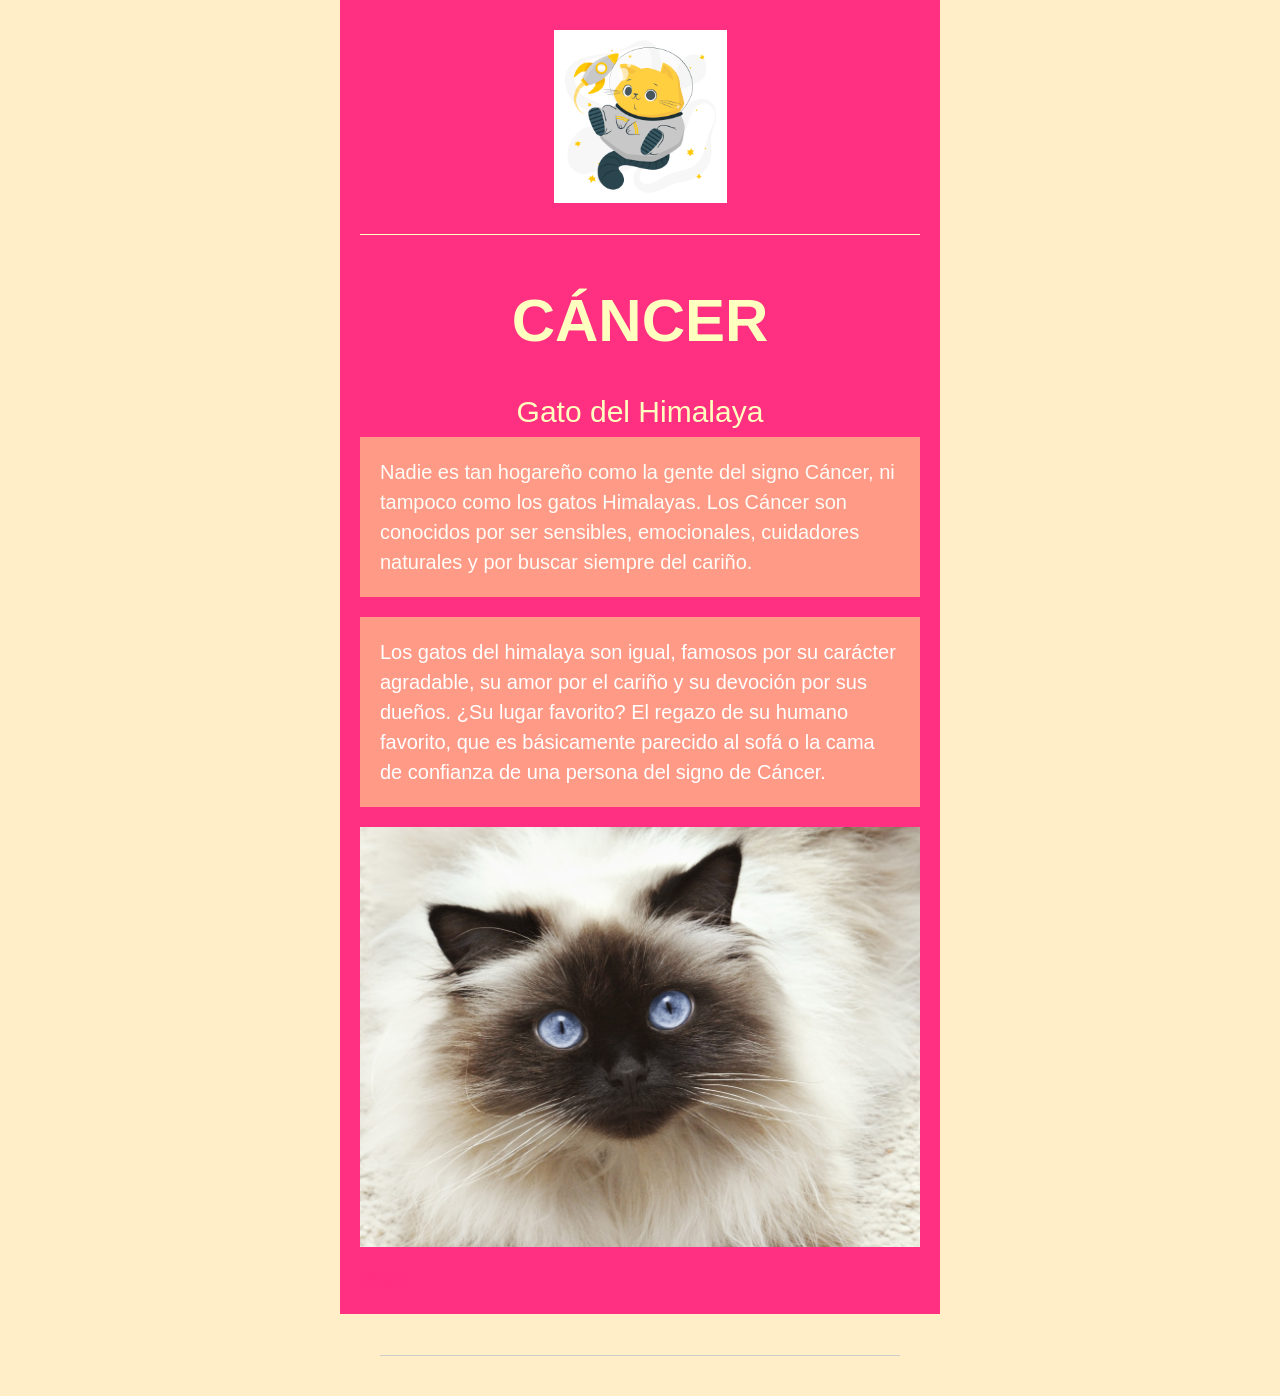
<file: plantilla-cáncer.html>
<!DOCTYPE html PUBLIC "-//W3C//DTD XHTML 1.0 Transitional//EN" "http://www.w3.org/TR/xhtml1/DTD/xhtml1-transitional.dtd">
<html xmlns="http://www.w3.org/1999/xhtml" xmlns:o="urn:schemas-microsoft-com:office:office">

<head>
    <meta charset="UTF-8">
    <meta content="width=device-width, initial-scale=1" name="viewport">
    <meta name="x-apple-disable-message-reformatting">
    <meta http-equiv="X-UA-Compatible" content="IE=edge">
    <meta content="telephone=no" name="format-detection">
    <title></title>
    <!--[if (mso 16)]>
    <style type="text/css">
    a {text-decoration: none;}
    </style>
    <![endif]-->
    <!--[if gte mso 9]><style>sup { font-size: 100% !important; }</style><![endif]-->
    <!--[if gte mso 9]>
<xml>
    <o:OfficeDocumentSettings>
    <o:AllowPNG></o:AllowPNG>
    <o:PixelsPerInch>96</o:PixelsPerInch>
    </o:OfficeDocumentSettings>
</xml>
<![endif]-->
    <!--[if !mso]><!-- -->
    <link href="css\plantilla-cáncer.css" rel="stylesheet">
    <!--<![endif]-->
</head>

<body>
    <div class="es-wrapper-color">
        <!--[if gte mso 9]>
			<v:background xmlns:v="urn:schemas-microsoft-com:vml" fill="t">
				<v:fill type="tile" color="#FFEEC8"></v:fill>
			</v:background>
		<![endif]-->
        <table class="es-wrapper" width="100%" cellspacing="0" cellpadding="0">
            <tbody>
                <tr>
                    <td class="esd-email-paddings" valign="top">
                        <table cellpadding="0" cellspacing="0" class="esd-header-popover es-header" align="center">
                            <tbody>
                                <tr>
                                    <td class="esd-stripe" align="center">
                                        <table bgcolor="#ff2f82" class="es-header-body" align="center" cellpadding="0" cellspacing="0" width="600" style="background-color: #ff2f82;">
                                            <tbody>
                                                <tr>
                                                    <td class="esd-structure es-p20t es-p20r es-p20l" align="left">
                                                        <table cellpadding="0" cellspacing="0" width="100%">
                                                            <tbody>
                                                                <tr>
                                                                    <td width="560" class="esd-container-frame" align="center" valign="top">
                                                                        <table cellpadding="0" cellspacing="0" width="100%">
                                                                            <tbody>
                                                                                <tr>
                                                                                    <td align="center" class="esd-block-image es-p10t es-p10b es-m-txt-c" style="font-size: 0px;"><a target="_blank" href="https://viewstripo.email"><img src="img/imagenes_GATITO_ASTRONAUTA.jpg" alt="Pagina de Gatitos" style="display: block;" title="Pagina de Gatitos" width="173"></a></td>
                                                                                </tr>
                                                                            </tbody>
                                                                        </table>
                                                                    </td>
                                                                </tr>
                                                            </tbody>
                                                        </table>
                                                    </td>
                                                </tr>
                                                <tr>
                                                    <td class="esd-structure" align="left">
                                                        <table cellpadding="0" cellspacing="0" width="100%">
                                                            <tbody>
                                                                <tr>
                                                                    <td width="600" class="esd-container-frame" align="center" valign="top">
                                                                        <table cellpadding="0" cellspacing="0" width="100%">
                                                                            <tbody>
                                                                                <tr>
                                                                                    <td align="center" class="esd-block-spacer es-p20" style="font-size:0">
                                                                                        <table border="0" width="100%" height="100%" cellpadding="0" cellspacing="0">
                                                                                            <tbody>
                                                                                                <tr>
                                                                                                    <td style="border-bottom: 1px solid #ffffbf; background: none; height: 1px; width: 100%; margin: 0px;"></td>
                                                                                                </tr>
                                                                                            </tbody>
                                                                                        </table>
                                                                                    </td>
                                                                                </tr>
                                                                            </tbody>
                                                                        </table>
                                                                    </td>
                                                                </tr>
                                                            </tbody>
                                                        </table>
                                                    </td>
                                                </tr>
                                            </tbody>
                                        </table>
                                    </td>
                                </tr>
                            </tbody>
                        </table>
                        <table class="es-content" cellspacing="0" cellpadding="0" align="center">
                            <tbody>
                                <tr>
                                    <td class="esd-stripe" align="center">
                                        <table class="es-content-body" style="background-color: #ff2f82;" width="600" cellspacing="0" cellpadding="0" bgcolor="#ff2f82" align="center">
                                            <tbody>
                                                <tr>
                                                    <td class="esd-structure es-p20t es-p20r es-p20l" align="left" bgcolor="#ff2f82" style="background-color: #ff2f82;">
                                                        <table cellpadding="0" cellspacing="0" width="100%">
                                                            <tbody>
                                                                <tr>
                                                                    <td width="560" class="esd-container-frame" align="center" valign="top">
                                                                        <table cellpadding="0" cellspacing="0" width="100%">
                                                                            <tbody>
                                                                                <tr>
                                                                                    <td align="left" class="esd-block-text es-p10t es-p10b">
                                                                                        <h1 style="text-align: center; font-size: 60px; color: #ffffbf;"><b>CÁNCER</b></h1>
                                                                                    </td>
                                                                                </tr>
                                                                            </tbody>
                                                                        </table>
                                                                    </td>
                                                                </tr>
                                                            </tbody>
                                                        </table>
                                                    </td>
                                                </tr>
                                                <tr>
                                                    <td class="esd-structure es-p20t es-p20r es-p20l" align="left">
                                                        <table cellpadding="0" cellspacing="0" width="100%">
                                                            <tbody>
                                                                <tr>
                                                                    <td width="560" class="esd-container-frame" align="center" valign="top">
                                                                        <table cellpadding="0" cellspacing="0" width="100%" bgcolor="#262626" style="background-color: #262626; border-radius: 5px; border-collapse: separate;">
                                                                            <tbody>
                                                                                <tr>
                                                                                    <td align="left" class="esd-block-text es-p10" bgcolor="#ff2f82">
                                                                                        <h1 style="text-align: center; color: #ffffbf; line-height: 100%;">Gato del Himalaya</h1>
                                                                                    </td>
                                                                                </tr>
                                                                                <tr>
                                                                                    <td align="left" class="esd-block-text es-p20" bgcolor="#ff9a87">
                                                                                        <h3 style="color: #fefcf7; line-height: 150%;">Nadie es tan hogareño como la gente del signo Cáncer, ni tampoco como los gatos Himalayas. Los Cáncer son conocidos por ser sensibles, emocionales, cuidadores naturales y por buscar siempre del cariño. </h3>
                                                                                    </td>
                                                                                </tr>
                                                                            </tbody>
                                                                        </table>
                                                                    </td>
                                                                </tr>
                                                            </tbody>
                                                        </table>
                                                    </td>
                                                </tr>
                                                <tr>
                                                    <td class="esd-structure es-p20t es-p20r es-p20l" align="left">
                                                        <table cellpadding="0" cellspacing="0" width="100%">
                                                            <tbody>
                                                                <tr>
                                                                    <td width="560" class="esd-container-frame" align="center" valign="top">
                                                                        <table cellpadding="0" cellspacing="0" width="100%" bgcolor="#262626" style="background-color: #262626; border-radius: 5px; border-collapse: separate;">
                                                                            <tbody>
                                                                                <tr>
                                                                                    <td align="left" class="esd-block-text es-p20" esd-links-color="#ffeec8" esd-links-underline="none" bgcolor="#ff9a87">
                                                                                        <p style="font-size: 20px;">Los gatos del himalaya son igual, famosos por su carácter agradable, su amor por el cariño y su devoción por sus dueños. ¿Su lugar favorito? El regazo de su humano favorito, que es básicamente parecido al sofá o la cama de confianza de una persona del signo de Cáncer. </p>
                                                                                    </td>
                                                                                </tr>
                                                                            </tbody>
                                                                        </table>
                                                                    </td>
                                                                </tr>
                                                            </tbody>
                                                        </table>
                                                    </td>
                                                </tr>
                                                <tr>
                                                    <td class="esd-structure es-p20t es-p20r es-p20l" align="left" bgcolor="#ff2f82" style="background-color: #ff2f82;">
                                                        <table cellpadding="0" cellspacing="0" width="100%">
                                                            <tbody>
                                                                <tr>
                                                                    <td width="560" class="esd-container-frame" align="center" valign="top">
                                                                        <table cellpadding="0" cellspacing="0" width="100%">
                                                                            <tbody>
                                                                                <tr>
                                                                                    <td align="center" class="esd-block-image" style="font-size: 0px;"><a target="_blank"><img class="adapt-img" src="img/img_gato-himalayo.jpg" alt style="display: block;" width="560"></a></td>
                                                                                </tr>
                                                                            </tbody>
                                                                        </table>
                                                                    </td>
                                                                </tr>
                                                            </tbody>
                                                        </table>
                                                    </td>
                                                </tr>
                                                <tr>
                                                    <td class="esd-structure es-p20" align="left" bgcolor="#ff2f82" style="background-color: #ff2f82;">
                                                        <table cellpadding="0" cellspacing="0" width="100%">
                                                            <tbody>
                                                                <tr>
                                                                    <td width="560" class="esd-container-frame" align="center" valign="top">
                                                                        <table cellpadding="0" cellspacing="0" width="100%">
                                                                            <tbody>
                                                                                <tr>
                                                                                    <td align="left" class="esd-block-text">
                                                                                        <p style="color: #ff2f82;">Texto</p>
                                                                                    </td>
                                                                                </tr>
                                                                            </tbody>
                                                                        </table>
                                                                    </td>
                                                                </tr>
                                                            </tbody>
                                                        </table>
                                                    </td>
                                                </tr>
                                            </tbody>
                                        </table>
                                    </td>
                                </tr>
                            </tbody>
                        </table>
                        <table cellpadding="0" cellspacing="0" class="esd-footer-popover es-footer" align="center">
                            <tbody>
                                <tr>
                                    <td class="esd-stripe" align="center">
                                        <table bgcolor="#ffffff" class="es-footer-body" align="center" cellpadding="0" cellspacing="0" width="600">
                                            <tbody>
                                                <tr>
                                                    <td class="esd-structure es-p20" align="left">
                                                        <table cellpadding="0" cellspacing="0" width="100%">
                                                            <tbody>
                                                                <tr>
                                                                    <td width="560" class="esd-container-frame" align="center" valign="top">
                                                                        <table cellpadding="0" cellspacing="0" width="100%">
                                                                            <tbody>
                                                                                <tr>
                                                                                    <td align="center" class="esd-block-spacer es-p20" style="font-size:0">
                                                                                        <table border="0" width="100%" height="100%" cellpadding="0" cellspacing="0">
                                                                                            <tbody>
                                                                                                <tr>
                                                                                                    <td style="border-bottom: 1px solid #cccccc; background: unset; height:1px; width:100%; margin:0px 0px 0px 0px;"></td>
                                                                                                </tr>
                                                                                            </tbody>
                                                                                        </table>
                                                                                    </td>
                                                                                </tr>
                                                                            </tbody>
                                                                        </table>
                                                                    </td>
                                                                </tr>
                                                            </tbody>
                                                        </table>
                                                    </td>
                                                </tr>
                                            </tbody>
                                        </table>
                                    </td>
                                </tr>
                            </tbody>
                        </table>
                    </td>
                </tr>
            </tbody>
        </table>
    </div>
</body>

</html>
</file>
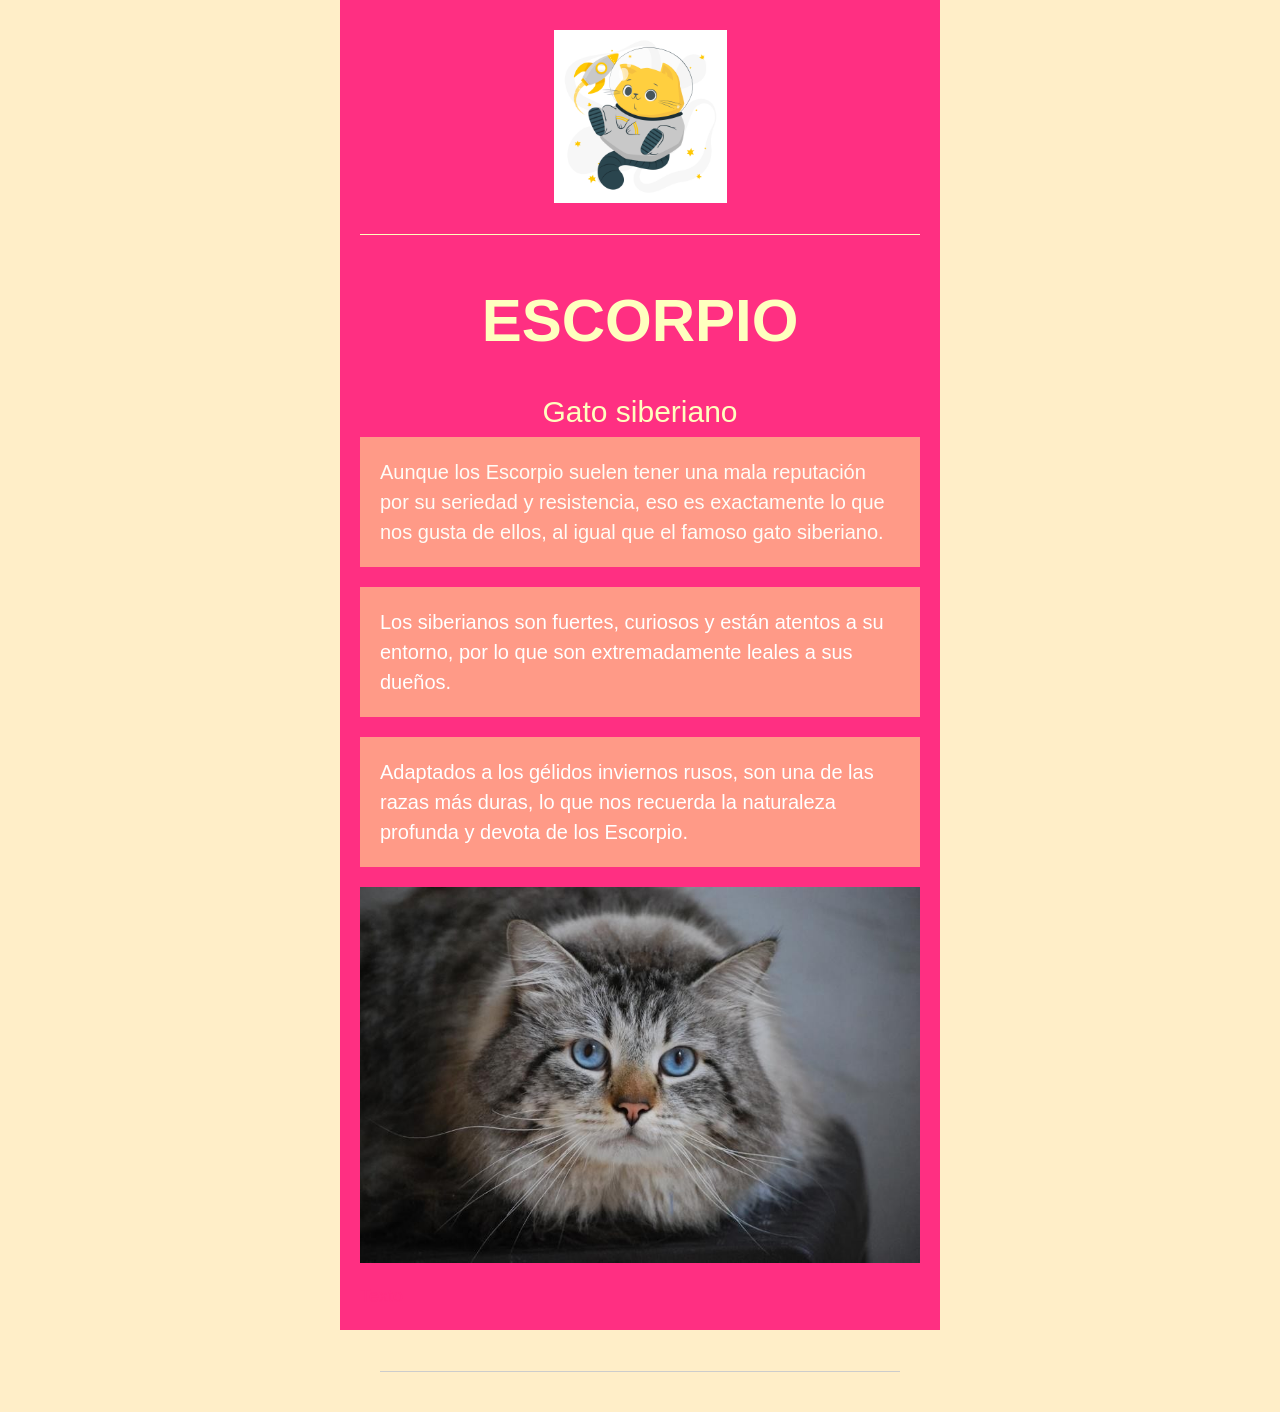
<file: plantilla-escorpio.html>
<!DOCTYPE html PUBLIC "-//W3C//DTD XHTML 1.0 Transitional//EN" "http://www.w3.org/TR/xhtml1/DTD/xhtml1-transitional.dtd">
<html xmlns="http://www.w3.org/1999/xhtml" xmlns:o="urn:schemas-microsoft-com:office:office">

<head>
    <meta charset="UTF-8">
    <meta content="width=device-width, initial-scale=1" name="viewport">
    <meta name="x-apple-disable-message-reformatting">
    <meta http-equiv="X-UA-Compatible" content="IE=edge">
    <meta content="telephone=no" name="format-detection">
    <title></title>
    <!--[if (mso 16)]>
    <style type="text/css">
    a {text-decoration: none;}
    </style>
    <![endif]-->
    <!--[if gte mso 9]><style>sup { font-size: 100% !important; }</style><![endif]-->
    <!--[if gte mso 9]>
<xml>
    <o:OfficeDocumentSettings>
    <o:AllowPNG></o:AllowPNG>
    <o:PixelsPerInch>96</o:PixelsPerInch>
    </o:OfficeDocumentSettings>
</xml>
<![endif]-->
    <!--[if !mso]><!-- -->
    <link href="css\plantilla-escorpio.css" rel="stylesheet">
    <!--<![endif]-->
</head>

<body>
    <div class="es-wrapper-color">
        <!--[if gte mso 9]>
			<v:background xmlns:v="urn:schemas-microsoft-com:vml" fill="t">
				<v:fill type="tile" color="#FFEEC8"></v:fill>
			</v:background>
		<![endif]-->
        <table class="es-wrapper" width="100%" cellspacing="0" cellpadding="0">
            <tbody>
                <tr>
                    <td class="esd-email-paddings" valign="top">
                        <table cellpadding="0" cellspacing="0" class="esd-header-popover es-header" align="center">
                            <tbody>
                                <tr>
                                    <td class="esd-stripe" align="center">
                                        <table bgcolor="#ff2f82" class="es-header-body" align="center" cellpadding="0" cellspacing="0" width="600" style="background-color: #ff2f82;">
                                            <tbody>
                                                <tr>
                                                    <td class="esd-structure es-p20t es-p20r es-p20l" align="left">
                                                        <table cellpadding="0" cellspacing="0" width="100%">
                                                            <tbody>
                                                                <tr>
                                                                    <td width="560" class="esd-container-frame" align="center" valign="top">
                                                                        <table cellpadding="0" cellspacing="0" width="100%">
                                                                            <tbody>
                                                                                <tr>
                                                                                    <td align="center" class="esd-block-image es-p10t es-p10b es-m-txt-c" style="font-size: 0px;"><a target="_blank" href="https://viewstripo.email"><img src="img/imagenes_GATITO_ASTRONAUTA.jpg" alt="Pagina de Gatitos" style="display: block;" title="Pagina de Gatitos" width="173"></a></td>
                                                                                </tr>
                                                                            </tbody>
                                                                        </table>
                                                                    </td>
                                                                </tr>
                                                            </tbody>
                                                        </table>
                                                    </td>
                                                </tr>
                                                <tr>
                                                    <td class="esd-structure" align="left">
                                                        <table cellpadding="0" cellspacing="0" width="100%">
                                                            <tbody>
                                                                <tr>
                                                                    <td width="600" class="esd-container-frame" align="center" valign="top">
                                                                        <table cellpadding="0" cellspacing="0" width="100%">
                                                                            <tbody>
                                                                                <tr>
                                                                                    <td align="center" class="esd-block-spacer es-p20" style="font-size:0">
                                                                                        <table border="0" width="100%" height="100%" cellpadding="0" cellspacing="0">
                                                                                            <tbody>
                                                                                                <tr>
                                                                                                    <td style="border-bottom: 1px solid #ffffbf; background: none; height: 1px; width: 100%; margin: 0px;"></td>
                                                                                                </tr>
                                                                                            </tbody>
                                                                                        </table>
                                                                                    </td>
                                                                                </tr>
                                                                            </tbody>
                                                                        </table>
                                                                    </td>
                                                                </tr>
                                                            </tbody>
                                                        </table>
                                                    </td>
                                                </tr>
                                            </tbody>
                                        </table>
                                    </td>
                                </tr>
                            </tbody>
                        </table>
                        <table class="es-content" cellspacing="0" cellpadding="0" align="center">
                            <tbody>
                                <tr>
                                    <td class="esd-stripe" align="center">
                                        <table class="es-content-body" style="background-color: #ff2f82;" width="600" cellspacing="0" cellpadding="0" bgcolor="#ff2f82" align="center">
                                            <tbody>
                                                <tr>
                                                    <td class="esd-structure es-p20t es-p20r es-p20l" align="left" bgcolor="#ff2f82" style="background-color: #ff2f82;">
                                                        <table cellpadding="0" cellspacing="0" width="100%">
                                                            <tbody>
                                                                <tr>
                                                                    <td width="560" class="esd-container-frame" align="center" valign="top">
                                                                        <table cellpadding="0" cellspacing="0" width="100%">
                                                                            <tbody>
                                                                                <tr>
                                                                                    <td align="left" class="esd-block-text es-p10t es-p10b">
                                                                                        <h1 style="text-align: center; font-size: 60px; color: #ffffbf;"><b>ESCORPIO</b></h1>
                                                                                    </td>
                                                                                </tr>
                                                                            </tbody>
                                                                        </table>
                                                                    </td>
                                                                </tr>
                                                            </tbody>
                                                        </table>
                                                    </td>
                                                </tr>
                                                <tr>
                                                    <td class="esd-structure es-p20t es-p20r es-p20l" align="left">
                                                        <table cellpadding="0" cellspacing="0" width="100%">
                                                            <tbody>
                                                                <tr>
                                                                    <td width="560" class="esd-container-frame" align="center" valign="top">
                                                                        <table cellpadding="0" cellspacing="0" width="100%" bgcolor="#262626" style="background-color: #262626; border-radius: 5px; border-collapse: separate;">
                                                                            <tbody>
                                                                                <tr>
                                                                                    <td align="left" class="esd-block-text es-p10" bgcolor="#ff2f82">
                                                                                        <h1 style="text-align: center; color: #ffffbf; line-height: 100%;">Gato siberiano</h1>
                                                                                    </td>
                                                                                </tr>
                                                                                <tr>
                                                                                    <td align="left" class="esd-block-text es-p20" bgcolor="#ff9a87">
                                                                                        <h3 style="color: #fefcf7; line-height: 150%;">Aunque los Escorpio suelen tener una mala reputación por su seriedad y resistencia, eso es exactamente lo que nos gusta de ellos, al igual que el famoso gato siberiano. </h3>
                                                                                    </td>
                                                                                </tr>
                                                                            </tbody>
                                                                        </table>
                                                                    </td>
                                                                </tr>
                                                            </tbody>
                                                        </table>
                                                    </td>
                                                </tr>
                                                <tr>
                                                    <td class="esd-structure es-p20t es-p20r es-p20l" align="left">
                                                        <table cellpadding="0" cellspacing="0" width="100%">
                                                            <tbody>
                                                                <tr>
                                                                    <td width="560" class="esd-container-frame" align="center" valign="top">
                                                                        <table cellpadding="0" cellspacing="0" width="100%" bgcolor="#262626" style="background-color: #262626; border-radius: 5px; border-collapse: separate;">
                                                                            <tbody>
                                                                                <tr>
                                                                                    <td align="left" class="esd-block-text es-p20" esd-links-color="#ffeec8" esd-links-underline="none" bgcolor="#ff9a87">
                                                                                        <p style="font-size: 20px;">Los siberianos son fuertes, curiosos y están atentos a su entorno, por lo que son extremadamente leales a sus dueños. </p>
                                                                                    </td>
                                                                                </tr>
                                                                            </tbody>
                                                                        </table>
                                                                    </td>
                                                                </tr>
                                                            </tbody>
                                                        </table>
                                                    </td>
                                                </tr>
                                                <tr>
                                                    <td class="esd-structure es-p20t es-p20r es-p20l" align="left" bgcolor="#ff2f82" style="background-color: #ff2f82;">
                                                        <table cellpadding="0" cellspacing="0" width="100%">
                                                            <tbody>
                                                                <tr>
                                                                    <td width="560" class="esd-container-frame" align="center" valign="top">
                                                                        <table cellpadding="0" cellspacing="0" width="100%" bgcolor="#262626" style="background-color: #262626; border-radius: 5px; border-collapse: separate;">
                                                                            <tbody>
                                                                                <tr>
                                                                                    <td align="left" class="esd-block-text es-p20" esd-links-color="#ffeec8" esd-links-underline="none" bgcolor="#ff9a87">
                                                                                        <p style="font-size: 20px;">Adaptados a los gélidos inviernos rusos, son una de las razas más duras, lo que nos recuerda la naturaleza profunda y devota de los Escorpio. </p>
                                                                                    </td>
                                                                                </tr>
                                                                            </tbody>
                                                                        </table>
                                                                    </td>
                                                                </tr>
                                                            </tbody>
                                                        </table>
                                                    </td>
                                                </tr>
                                                <tr>
                                                    <td class="esd-structure es-p20t es-p20r es-p20l" align="left" bgcolor="#ff2f82" style="background-color: #ff2f82;">
                                                        <table cellpadding="0" cellspacing="0" width="100%">
                                                            <tbody>
                                                                <tr>
                                                                    <td width="560" class="esd-container-frame" align="center" valign="top">
                                                                        <table cellpadding="0" cellspacing="0" width="100%">
                                                                            <tbody>
                                                                                <tr>
                                                                                    <td align="center" class="esd-block-image" style="font-size: 0px;"><a target="_blank"><img class="adapt-img" src="img/img_gato-siberiano.jpg" alt style="display: block;" width="560"></a></td>
                                                                                </tr>
                                                                            </tbody>
                                                                        </table>
                                                                    </td>
                                                                </tr>
                                                            </tbody>
                                                        </table>
                                                    </td>
                                                </tr>
                                                <tr>
                                                    <td class="esd-structure es-p20" align="left" bgcolor="#ff2f82" style="background-color: #ff2f82;">
                                                        <table cellpadding="0" cellspacing="0" width="100%">
                                                            <tbody>
                                                                <tr>
                                                                    <td width="560" class="esd-container-frame" align="center" valign="top">
                                                                        <table cellpadding="0" cellspacing="0" width="100%">
                                                                            <tbody>
                                                                                <tr>
                                                                                    <td align="left" class="esd-block-text">
                                                                                        <p style="color: #ff2f82;">Texto</p>
                                                                                    </td>
                                                                                </tr>
                                                                            </tbody>
                                                                        </table>
                                                                    </td>
                                                                </tr>
                                                            </tbody>
                                                        </table>
                                                    </td>
                                                </tr>
                                            </tbody>
                                        </table>
                                    </td>
                                </tr>
                            </tbody>
                        </table>
                        <table cellpadding="0" cellspacing="0" class="esd-footer-popover es-footer" align="center">
                            <tbody>
                                <tr>
                                    <td class="esd-stripe" align="center">
                                        <table bgcolor="#ffffff" class="es-footer-body" align="center" cellpadding="0" cellspacing="0" width="600">
                                            <tbody>
                                                <tr>
                                                    <td class="esd-structure es-p20" align="left">
                                                        <table cellpadding="0" cellspacing="0" width="100%">
                                                            <tbody>
                                                                <tr>
                                                                    <td width="560" class="esd-container-frame" align="center" valign="top">
                                                                        <table cellpadding="0" cellspacing="0" width="100%">
                                                                            <tbody>
                                                                                <tr>
                                                                                    <td align="center" class="esd-block-spacer es-p20" style="font-size:0">
                                                                                        <table border="0" width="100%" height="100%" cellpadding="0" cellspacing="0">
                                                                                            <tbody>
                                                                                                <tr>
                                                                                                    <td style="border-bottom: 1px solid #cccccc; background: unset; height:1px; width:100%; margin:0px 0px 0px 0px;"></td>
                                                                                                </tr>
                                                                                            </tbody>
                                                                                        </table>
                                                                                    </td>
                                                                                </tr>
                                                                            </tbody>
                                                                        </table>
                                                                    </td>
                                                                </tr>
                                                            </tbody>
                                                        </table>
                                                    </td>
                                                </tr>
                                            </tbody>
                                        </table>
                                    </td>
                                </tr>
                            </tbody>
                        </table>
                    </td>
                </tr>
            </tbody>
        </table>
    </div>
</body>

</html>
</file>
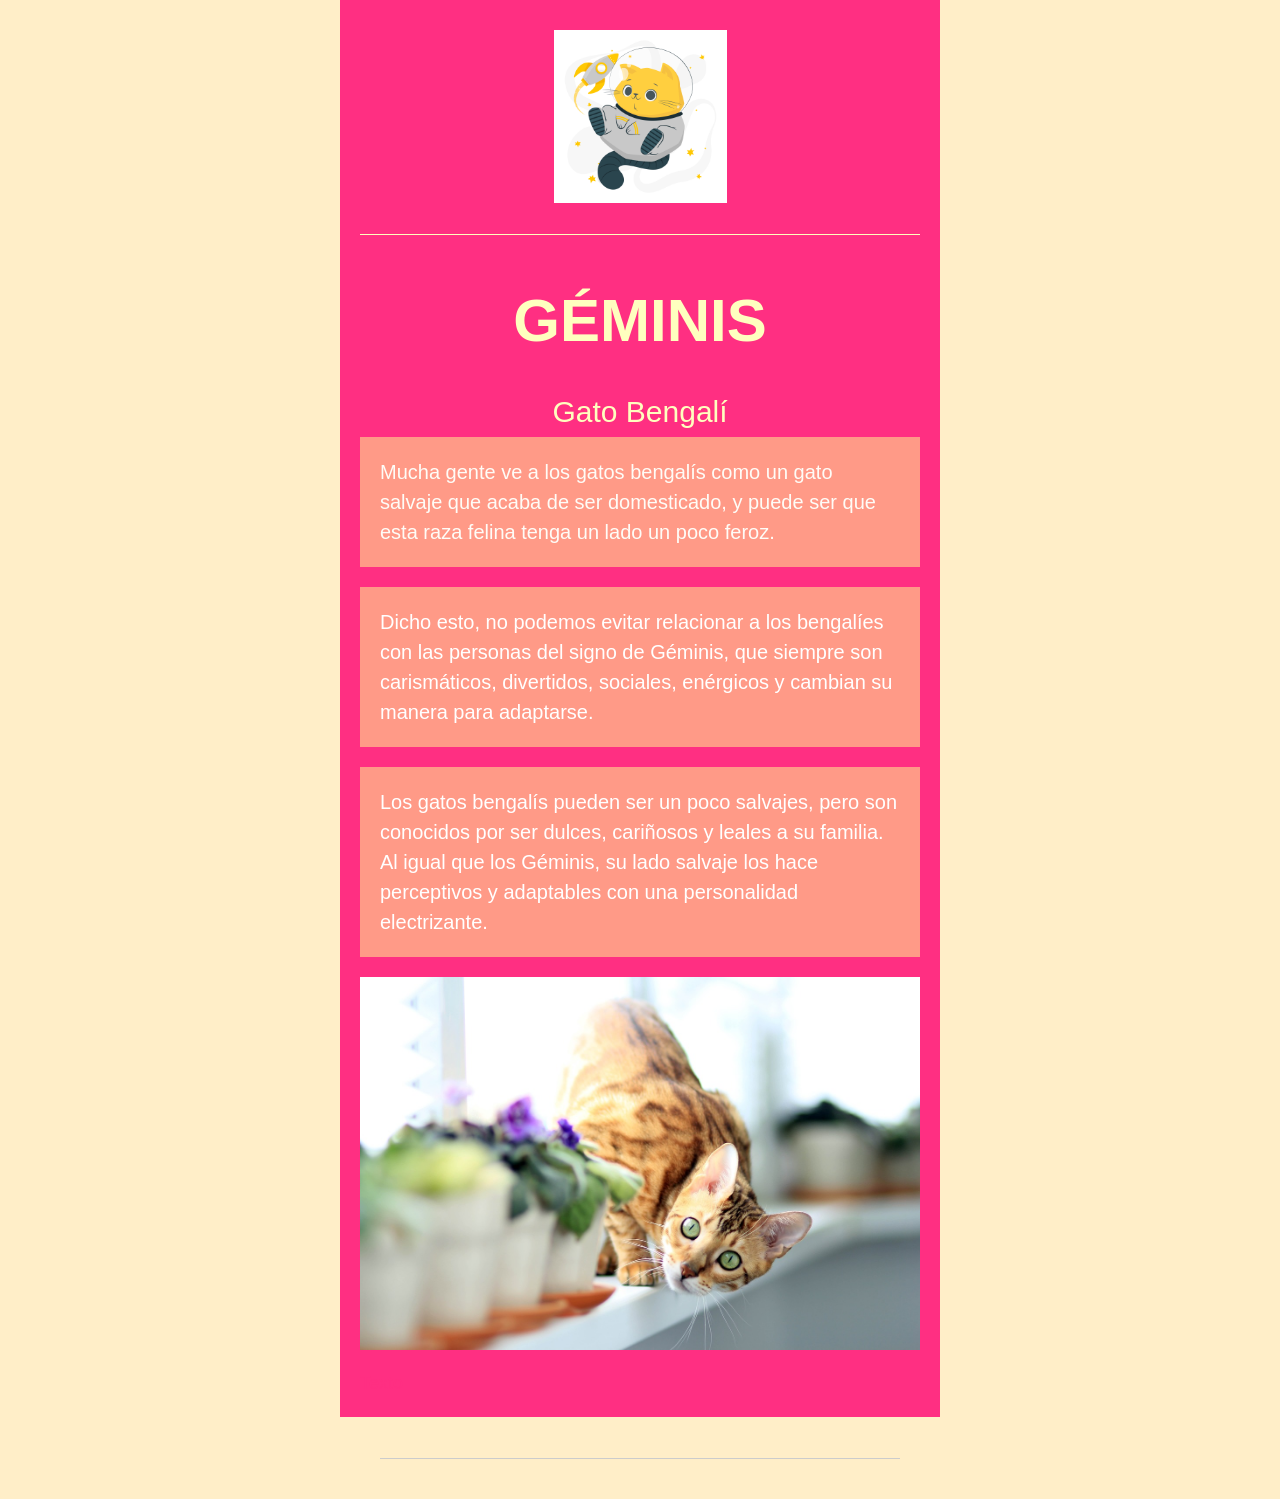
<file: plantilla-geminis.html>
<!DOCTYPE html PUBLIC "-//W3C//DTD XHTML 1.0 Transitional//EN" "http://www.w3.org/TR/xhtml1/DTD/xhtml1-transitional.dtd">
<html xmlns="http://www.w3.org/1999/xhtml" xmlns:o="urn:schemas-microsoft-com:office:office">

<head>
    <meta charset="UTF-8">
    <meta content="width=device-width, initial-scale=1" name="viewport">
    <meta name="x-apple-disable-message-reformatting">
    <meta http-equiv="X-UA-Compatible" content="IE=edge">
    <meta content="telephone=no" name="format-detection">
    <title></title>
    <!--[if (mso 16)]>
    <style type="text/css">
    a {text-decoration: none;}
    </style>
    <![endif]-->
    <!--[if gte mso 9]><style>sup { font-size: 100% !important; }</style><![endif]-->
    <!--[if gte mso 9]>
<xml>
    <o:OfficeDocumentSettings>
    <o:AllowPNG></o:AllowPNG>
    <o:PixelsPerInch>96</o:PixelsPerInch>
    </o:OfficeDocumentSettings>
</xml>
<![endif]-->
    <!--[if !mso]><!-- -->
    <link href="css\plantilla-geminis.css" rel="stylesheet">
    <!--<![endif]-->
</head>

<body>
    <div class="es-wrapper-color">
        <!--[if gte mso 9]>
			<v:background xmlns:v="urn:schemas-microsoft-com:vml" fill="t">
				<v:fill type="tile" color="#FFEEC8"></v:fill>
			</v:background>
		<![endif]-->
        <table class="es-wrapper" width="100%" cellspacing="0" cellpadding="0">
            <tbody>
                <tr>
                    <td class="esd-email-paddings" valign="top">
                        <table cellpadding="0" cellspacing="0" class="esd-header-popover es-header" align="center">
                            <tbody>
                                <tr>
                                    <td class="esd-stripe" align="center">
                                        <table bgcolor="#ff2f82" class="es-header-body" align="center" cellpadding="0" cellspacing="0" width="600" style="background-color: #ff2f82;">
                                            <tbody>
                                                <tr>
                                                    <td class="esd-structure es-p20t es-p20r es-p20l" align="left">
                                                        <table cellpadding="0" cellspacing="0" width="100%">
                                                            <tbody>
                                                                <tr>
                                                                    <td width="560" class="esd-container-frame" align="center" valign="top">
                                                                        <table cellpadding="0" cellspacing="0" width="100%">
                                                                            <tbody>
                                                                                <tr>
                                                                                    <td align="center" class="esd-block-image es-p10t es-p10b es-m-txt-c" style="font-size: 0px;"><a target="_blank" href="https://viewstripo.email"><img src="img\imagenes_GATITO_ASTRONAUTA.jpg" alt="Pagina de Gatitos" style="display: block;" title="Pagina de Gatitos" width="173"></a></td>
                                                                                </tr>
                                                                            </tbody>
                                                                        </table>
                                                                    </td>
                                                                </tr>
                                                            </tbody>
                                                        </table>
                                                    </td>
                                                </tr>
                                                <tr>
                                                    <td class="esd-structure" align="left">
                                                        <table cellpadding="0" cellspacing="0" width="100%">
                                                            <tbody>
                                                                <tr>
                                                                    <td width="600" class="esd-container-frame" align="center" valign="top">
                                                                        <table cellpadding="0" cellspacing="0" width="100%">
                                                                            <tbody>
                                                                                <tr>
                                                                                    <td align="center" class="esd-block-spacer es-p20" style="font-size:0">
                                                                                        <table border="0" width="100%" height="100%" cellpadding="0" cellspacing="0">
                                                                                            <tbody>
                                                                                                <tr>
                                                                                                    <td style="border-bottom: 1px solid #ffffbf; background: none; height: 1px; width: 100%; margin: 0px;"></td>
                                                                                                </tr>
                                                                                            </tbody>
                                                                                        </table>
                                                                                    </td>
                                                                                </tr>
                                                                            </tbody>
                                                                        </table>
                                                                    </td>
                                                                </tr>
                                                            </tbody>
                                                        </table>
                                                    </td>
                                                </tr>
                                            </tbody>
                                        </table>
                                    </td>
                                </tr>
                            </tbody>
                        </table>
                        <table class="es-content" cellspacing="0" cellpadding="0" align="center">
                            <tbody>
                                <tr>
                                    <td class="esd-stripe" align="center">
                                        <table class="es-content-body" style="background-color: #ff2f82;" width="600" cellspacing="0" cellpadding="0" bgcolor="#ff2f82" align="center">
                                            <tbody>
                                                <tr>
                                                    <td class="esd-structure es-p20t es-p20r es-p20l" align="left" bgcolor="#ff2f82" style="background-color: #ff2f82;">
                                                        <table cellpadding="0" cellspacing="0" width="100%">
                                                            <tbody>
                                                                <tr>
                                                                    <td width="560" class="esd-container-frame" align="center" valign="top">
                                                                        <table cellpadding="0" cellspacing="0" width="100%">
                                                                            <tbody>
                                                                                <tr>
                                                                                    <td align="left" class="esd-block-text es-p10t es-p10b">
                                                                                        <h1 style="text-align: center; font-size: 60px; color: #ffffbf;"><b>GÉMINIS</b></h1>
                                                                                    </td>
                                                                                </tr>
                                                                            </tbody>
                                                                        </table>
                                                                    </td>
                                                                </tr>
                                                            </tbody>
                                                        </table>
                                                    </td>
                                                </tr>
                                                <tr>
                                                    <td class="esd-structure es-p20t es-p20r es-p20l" align="left">
                                                        <table cellpadding="0" cellspacing="0" width="100%">
                                                            <tbody>
                                                                <tr>
                                                                    <td width="560" class="esd-container-frame" align="center" valign="top">
                                                                        <table cellpadding="0" cellspacing="0" width="100%" bgcolor="#262626" style="background-color: #262626; border-radius: 5px; border-collapse: separate;">
                                                                            <tbody>
                                                                                <tr>
                                                                                    <td align="left" class="esd-block-text es-p10" bgcolor="#ff2f82">
                                                                                        <h1 style="text-align: center; color: #ffffbf; line-height: 100%;">Gato Bengalí</h1>
                                                                                    </td>
                                                                                </tr>
                                                                                <tr>
                                                                                    <td align="left" class="esd-block-text es-p20" bgcolor="#ff9a87">
                                                                                        <h3 style="color: #fefcf7; line-height: 150%;">Mucha gente ve a los gatos bengalís como un gato salvaje que acaba de ser domesticado, y puede ser que esta raza felina tenga un lado un poco feroz. </h3>
                                                                                    </td>
                                                                                </tr>
                                                                            </tbody>
                                                                        </table>
                                                                    </td>
                                                                </tr>
                                                            </tbody>
                                                        </table>
                                                    </td>
                                                </tr>
                                                <tr>
                                                    <td class="esd-structure es-p20t es-p20r es-p20l" align="left">
                                                        <table cellpadding="0" cellspacing="0" width="100%">
                                                            <tbody>
                                                                <tr>
                                                                    <td width="560" class="esd-container-frame" align="center" valign="top">
                                                                        <table cellpadding="0" cellspacing="0" width="100%" bgcolor="#262626" style="background-color: #262626; border-radius: 5px; border-collapse: separate;">
                                                                            <tbody>
                                                                                <tr>
                                                                                    <td align="left" class="esd-block-text es-p20" esd-links-color="#ffeec8" esd-links-underline="none" bgcolor="#ff9a87">
                                                                                        <p style="font-size: 20px;">Dicho esto, no podemos evitar relacionar a los bengalíes con las personas del signo de Géminis, que siempre son carismáticos, divertidos, sociales, enérgicos y cambian su manera para adaptarse. </p>
                                                                                    </td>
                                                                                </tr>
                                                                            </tbody>
                                                                        </table>
                                                                    </td>
                                                                </tr>
                                                            </tbody>
                                                        </table>
                                                    </td>
                                                </tr>
                                                <tr>
                                                    <td class="esd-structure es-p20t es-p20r es-p20l" align="left" bgcolor="#ff2f82" style="background-color: #ff2f82;">
                                                        <table cellpadding="0" cellspacing="0" width="100%">
                                                            <tbody>
                                                                <tr>
                                                                    <td width="560" class="esd-container-frame" align="center" valign="top">
                                                                        <table cellpadding="0" cellspacing="0" width="100%" bgcolor="#262626" style="background-color: #262626; border-radius: 5px; border-collapse: separate;">
                                                                            <tbody>
                                                                                <tr>
                                                                                    <td align="left" class="esd-block-text es-p20" esd-links-color="#ffeec8" esd-links-underline="none" bgcolor="#ff9a87">
                                                                                        <p style="font-size: 20px;">Los gatos bengalís pueden ser un poco salvajes, pero son conocidos por ser dulces, cariñosos y leales a su familia. Al igual que los Géminis, su lado salvaje los hace perceptivos y adaptables con una personalidad electrizante. </p>
                                                                                    </td>
                                                                                </tr>
                                                                            </tbody>
                                                                        </table>
                                                                    </td>
                                                                </tr>
                                                            </tbody>
                                                        </table>
                                                    </td>
                                                </tr>
                                                <tr>
                                                    <td class="esd-structure es-p20t es-p20r es-p20l" align="left" bgcolor="#ff2f82" style="background-color: #ff2f82;">
                                                        <table cellpadding="0" cellspacing="0" width="100%">
                                                            <tbody>
                                                                <tr>
                                                                    <td width="560" class="esd-container-frame" align="center" valign="top">
                                                                        <table cellpadding="0" cellspacing="0" width="100%">
                                                                            <tbody>
                                                                                <tr>
                                                                                    <td align="center" class="esd-block-image" style="font-size: 0px;"><a target="_blank"><img class="adapt-img" src="img/img_gato-bengalí.jpg" alt style="display: block;" width="560"></a></td>
                                                                                </tr>
                                                                            </tbody>
                                                                        </table>
                                                                    </td>
                                                                </tr>
                                                            </tbody>
                                                        </table>
                                                    </td>
                                                </tr>
                                                <tr>
                                                    <td class="esd-structure es-p20" align="left" bgcolor="#ff2f82" style="background-color: #ff2f82;">
                                                        <table cellpadding="0" cellspacing="0" width="100%">
                                                            <tbody>
                                                                <tr>
                                                                    <td width="560" class="esd-container-frame" align="center" valign="top">
                                                                        <table cellpadding="0" cellspacing="0" width="100%">
                                                                            <tbody>
                                                                                <tr>
                                                                                    <td align="left" class="esd-block-text">
                                                                                        <p style="color: #ff2f82;">Texto</p>
                                                                                    </td>
                                                                                </tr>
                                                                            </tbody>
                                                                        </table>
                                                                    </td>
                                                                </tr>
                                                            </tbody>
                                                        </table>
                                                    </td>
                                                </tr>
                                            </tbody>
                                        </table>
                                    </td>
                                </tr>
                            </tbody>
                        </table>
                        <table cellpadding="0" cellspacing="0" class="esd-footer-popover es-footer" align="center">
                            <tbody>
                                <tr>
                                    <td class="esd-stripe" align="center">
                                        <table bgcolor="#ffffff" class="es-footer-body" align="center" cellpadding="0" cellspacing="0" width="600">
                                            <tbody>
                                                <tr>
                                                    <td class="esd-structure es-p20" align="left">
                                                        <table cellpadding="0" cellspacing="0" width="100%">
                                                            <tbody>
                                                                <tr>
                                                                    <td width="560" class="esd-container-frame" align="center" valign="top">
                                                                        <table cellpadding="0" cellspacing="0" width="100%">
                                                                            <tbody>
                                                                                <tr>
                                                                                    <td align="center" class="esd-block-spacer es-p20" style="font-size:0">
                                                                                        <table border="0" width="100%" height="100%" cellpadding="0" cellspacing="0">
                                                                                            <tbody>
                                                                                                <tr>
                                                                                                    <td style="border-bottom: 1px solid #cccccc; background: unset; height:1px; width:100%; margin:0px 0px 0px 0px;"></td>
                                                                                                </tr>
                                                                                            </tbody>
                                                                                        </table>
                                                                                    </td>
                                                                                </tr>
                                                                            </tbody>
                                                                        </table>
                                                                    </td>
                                                                </tr>
                                                            </tbody>
                                                        </table>
                                                    </td>
                                                </tr>
                                            </tbody>
                                        </table>
                                    </td>
                                </tr>
                            </tbody>
                        </table>
                    </td>
                </tr>
            </tbody>
        </table>
    </div>
</body>

</html>
</file>
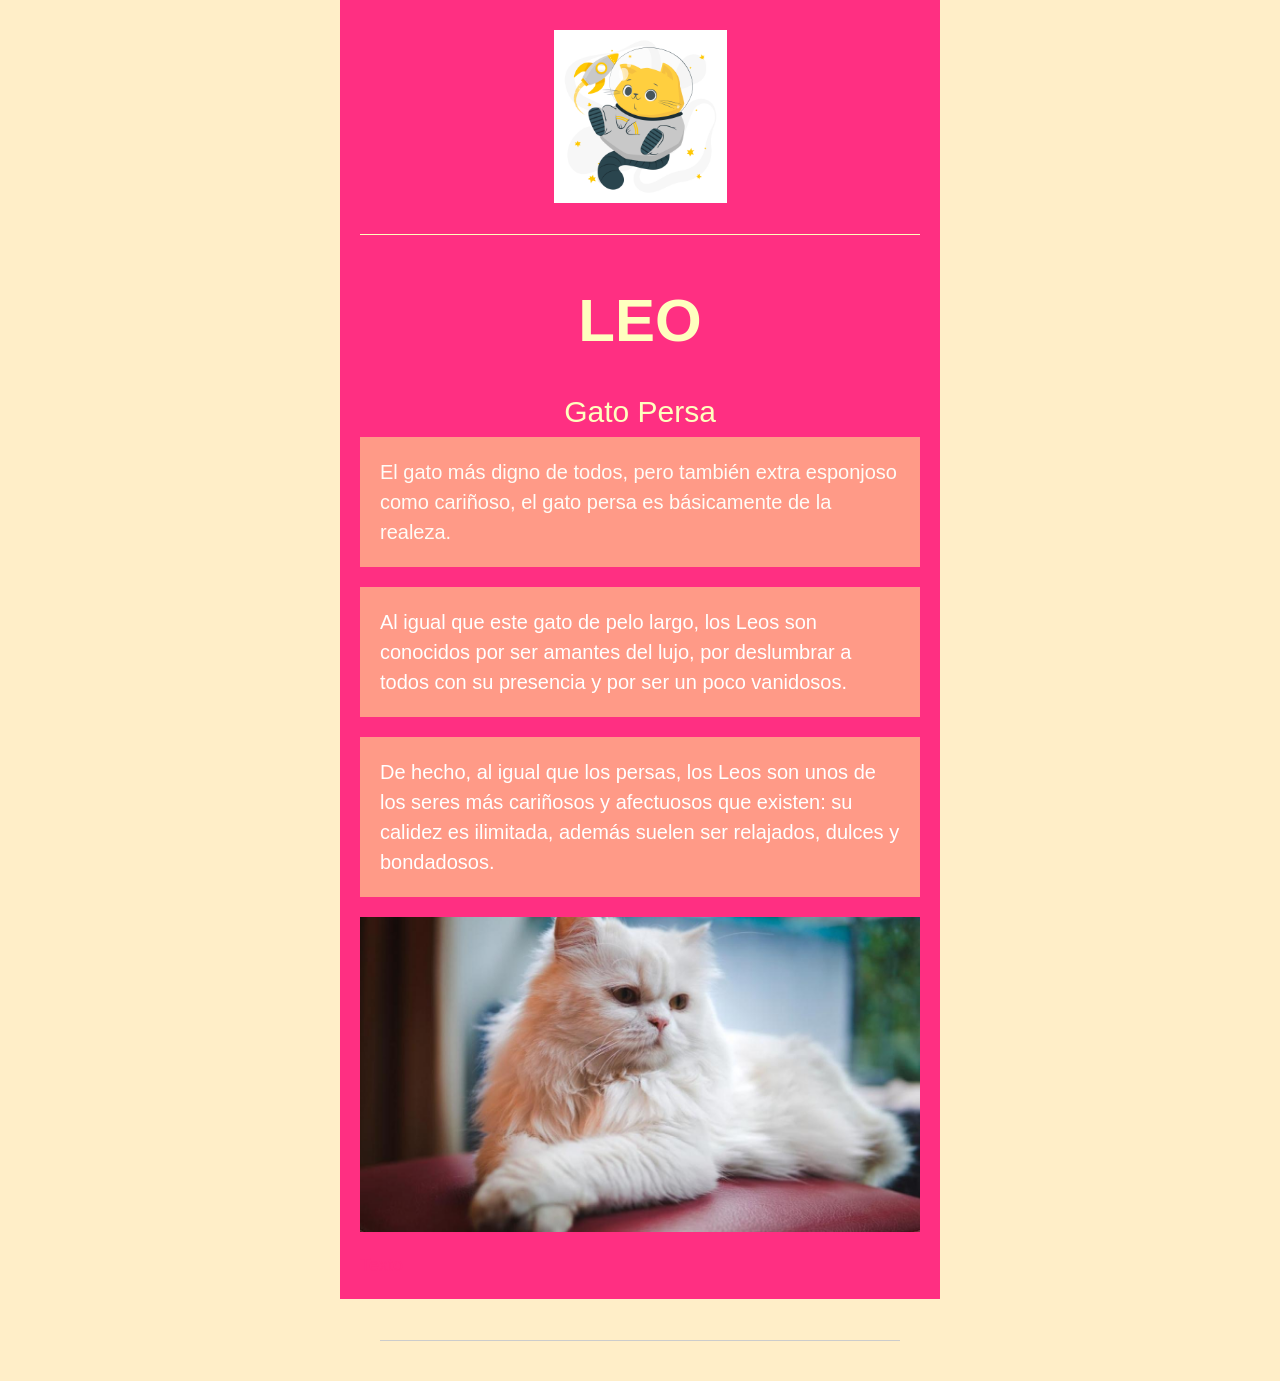
<file: plantilla-leo.html>
<!DOCTYPE html PUBLIC "-//W3C//DTD XHTML 1.0 Transitional//EN" "http://www.w3.org/TR/xhtml1/DTD/xhtml1-transitional.dtd">
<html xmlns="http://www.w3.org/1999/xhtml" xmlns:o="urn:schemas-microsoft-com:office:office">

<head>
    <meta charset="UTF-8">
    <meta content="width=device-width, initial-scale=1" name="viewport">
    <meta name="x-apple-disable-message-reformatting">
    <meta http-equiv="X-UA-Compatible" content="IE=edge">
    <meta content="telephone=no" name="format-detection">
    <title></title>
    <!--[if (mso 16)]>
    <style type="text/css">
    a {text-decoration: none;}
    </style>
    <![endif]-->
    <!--[if gte mso 9]><style>sup { font-size: 100% !important; }</style><![endif]-->
    <!--[if gte mso 9]>
<xml>
    <o:OfficeDocumentSettings>
    <o:AllowPNG></o:AllowPNG>
    <o:PixelsPerInch>96</o:PixelsPerInch>
    </o:OfficeDocumentSettings>
</xml>
<![endif]-->
    <!--[if !mso]><!-- -->
    <link href="css\plantilla-leo.css" rel="stylesheet">
    <!--<![endif]-->
</head>

<body>
    <div class="es-wrapper-color">
        <!--[if gte mso 9]>
			<v:background xmlns:v="urn:schemas-microsoft-com:vml" fill="t">
				<v:fill type="tile" color="#FFEEC8"></v:fill>
			</v:background>
		<![endif]-->
        <table class="es-wrapper" width="100%" cellspacing="0" cellpadding="0">
            <tbody>
                <tr>
                    <td class="esd-email-paddings" valign="top">
                        <table cellpadding="0" cellspacing="0" class="esd-header-popover es-header" align="center">
                            <tbody>
                                <tr>
                                    <td class="esd-stripe" align="center">
                                        <table bgcolor="#ff2f82" class="es-header-body" align="center" cellpadding="0" cellspacing="0" width="600" style="background-color: #ff2f82;">
                                            <tbody>
                                                <tr>
                                                    <td class="esd-structure es-p20t es-p20r es-p20l" align="left">
                                                        <table cellpadding="0" cellspacing="0" width="100%">
                                                            <tbody>
                                                                <tr>
                                                                    <td width="560" class="esd-container-frame" align="center" valign="top">
                                                                        <table cellpadding="0" cellspacing="0" width="100%">
                                                                            <tbody>
                                                                                <tr>
                                                                                    <td align="center" class="esd-block-image es-p10t es-p10b es-m-txt-c" style="font-size: 0px;"><a target="_blank" href="https://viewstripo.email"><img src="img/imagenes_GATITO_ASTRONAUTA.jpg" alt="Pagina de Gatitos" style="display: block;" title="Pagina de Gatitos" width="173"></a></td>
                                                                                </tr>
                                                                            </tbody>
                                                                        </table>
                                                                    </td>
                                                                </tr>
                                                            </tbody>
                                                        </table>
                                                    </td>
                                                </tr>
                                                <tr>
                                                    <td class="esd-structure" align="left">
                                                        <table cellpadding="0" cellspacing="0" width="100%">
                                                            <tbody>
                                                                <tr>
                                                                    <td width="600" class="esd-container-frame" align="center" valign="top">
                                                                        <table cellpadding="0" cellspacing="0" width="100%">
                                                                            <tbody>
                                                                                <tr>
                                                                                    <td align="center" class="esd-block-spacer es-p20" style="font-size:0">
                                                                                        <table border="0" width="100%" height="100%" cellpadding="0" cellspacing="0">
                                                                                            <tbody>
                                                                                                <tr>
                                                                                                    <td style="border-bottom: 1px solid #ffffbf; background: none; height: 1px; width: 100%; margin: 0px;"></td>
                                                                                                </tr>
                                                                                            </tbody>
                                                                                        </table>
                                                                                    </td>
                                                                                </tr>
                                                                            </tbody>
                                                                        </table>
                                                                    </td>
                                                                </tr>
                                                            </tbody>
                                                        </table>
                                                    </td>
                                                </tr>
                                            </tbody>
                                        </table>
                                    </td>
                                </tr>
                            </tbody>
                        </table>
                        <table class="es-content" cellspacing="0" cellpadding="0" align="center">
                            <tbody>
                                <tr>
                                    <td class="esd-stripe" align="center">
                                        <table class="es-content-body" style="background-color: #ff2f82;" width="600" cellspacing="0" cellpadding="0" bgcolor="#ff2f82" align="center">
                                            <tbody>
                                                <tr>
                                                    <td class="esd-structure es-p20t es-p20r es-p20l" align="left" bgcolor="#ff2f82" style="background-color: #ff2f82;">
                                                        <table cellpadding="0" cellspacing="0" width="100%">
                                                            <tbody>
                                                                <tr>
                                                                    <td width="560" class="esd-container-frame" align="center" valign="top">
                                                                        <table cellpadding="0" cellspacing="0" width="100%">
                                                                            <tbody>
                                                                                <tr>
                                                                                    <td align="left" class="esd-block-text es-p10t es-p10b">
                                                                                        <h1 style="text-align: center; font-size: 60px; color: #ffffbf;"><b>LEO</b></h1>
                                                                                    </td>
                                                                                </tr>
                                                                            </tbody>
                                                                        </table>
                                                                    </td>
                                                                </tr>
                                                            </tbody>
                                                        </table>
                                                    </td>
                                                </tr>
                                                <tr>
                                                    <td class="esd-structure es-p20t es-p20r es-p20l" align="left">
                                                        <table cellpadding="0" cellspacing="0" width="100%">
                                                            <tbody>
                                                                <tr>
                                                                    <td width="560" class="esd-container-frame" align="center" valign="top">
                                                                        <table cellpadding="0" cellspacing="0" width="100%" bgcolor="#262626" style="background-color: #262626; border-radius: 5px; border-collapse: separate;">
                                                                            <tbody>
                                                                                <tr>
                                                                                    <td align="left" class="esd-block-text es-p10" bgcolor="#ff2f82">
                                                                                        <h1 style="text-align: center; color: #ffffbf; line-height: 100%;">Gato Persa</h1>
                                                                                    </td>
                                                                                </tr>
                                                                                <tr>
                                                                                    <td align="left" class="esd-block-text es-p20" bgcolor="#ff9a87">
                                                                                        <h3 style="color: #fefcf7; line-height: 150%;">El gato más digno de todos, pero también extra esponjoso como cariñoso, el gato persa es básicamente de la realeza. </h3>
                                                                                    </td>
                                                                                </tr>
                                                                            </tbody>
                                                                        </table>
                                                                    </td>
                                                                </tr>
                                                            </tbody>
                                                        </table>
                                                    </td>
                                                </tr>
                                                <tr>
                                                    <td class="esd-structure es-p20t es-p20r es-p20l" align="left">
                                                        <table cellpadding="0" cellspacing="0" width="100%">
                                                            <tbody>
                                                                <tr>
                                                                    <td width="560" class="esd-container-frame" align="center" valign="top">
                                                                        <table cellpadding="0" cellspacing="0" width="100%" bgcolor="#262626" style="background-color: #262626; border-radius: 5px; border-collapse: separate;">
                                                                            <tbody>
                                                                                <tr>
                                                                                    <td align="left" class="esd-block-text es-p20" esd-links-color="#ffeec8" esd-links-underline="none" bgcolor="#ff9a87">
                                                                                        <p style="font-size: 20px;">Al igual que este gato de pelo largo, los Leos son conocidos por ser amantes del lujo, por deslumbrar a todos con su presencia y por ser un poco vanidosos. </p>
                                                                                    </td>
                                                                                </tr>
                                                                            </tbody>
                                                                        </table>
                                                                    </td>
                                                                </tr>
                                                            </tbody>
                                                        </table>
                                                    </td>
                                                </tr>
                                                <tr>
                                                    <td class="esd-structure es-p20t es-p20r es-p20l" align="left" bgcolor="#ff2f82" style="background-color: #ff2f82;">
                                                        <table cellpadding="0" cellspacing="0" width="100%">
                                                            <tbody>
                                                                <tr>
                                                                    <td width="560" class="esd-container-frame" align="center" valign="top">
                                                                        <table cellpadding="0" cellspacing="0" width="100%" bgcolor="#262626" style="background-color: #262626; border-radius: 5px; border-collapse: separate;">
                                                                            <tbody>
                                                                                <tr>
                                                                                    <td align="left" class="esd-block-text es-p20" esd-links-color="#ffeec8" esd-links-underline="none" bgcolor="#ff9a87">
                                                                                        <p style="font-size: 20px;">De hecho, al igual que los persas, los Leos son unos de los seres más cariñosos y afectuosos que existen: su calidez es ilimitada, además suelen ser relajados, dulces y bondadosos. </p>
                                                                                    </td>
                                                                                </tr>
                                                                            </tbody>
                                                                        </table>
                                                                    </td>
                                                                </tr>
                                                            </tbody>
                                                        </table>
                                                    </td>
                                                </tr>
                                                <tr>
                                                    <td class="esd-structure es-p20t es-p20r es-p20l" align="left" bgcolor="#ff2f82" style="background-color: #ff2f82;">
                                                        <table cellpadding="0" cellspacing="0" width="100%">
                                                            <tbody>
                                                                <tr>
                                                                    <td width="560" class="esd-container-frame" align="center" valign="top">
                                                                        <table cellpadding="0" cellspacing="0" width="100%">
                                                                            <tbody>
                                                                                <tr>
                                                                                    <td align="center" class="esd-block-image" style="font-size: 0px;"><a target="_blank"><img class="adapt-img" src="img/img_gato-persa.jpg" alt style="display: block;" width="560"></a></td>
                                                                                </tr>
                                                                            </tbody>
                                                                        </table>
                                                                    </td>
                                                                </tr>
                                                            </tbody>
                                                        </table>
                                                    </td>
                                                </tr>
                                                <tr>
                                                    <td class="esd-structure es-p20" align="left" bgcolor="#ff2f82" style="background-color: #ff2f82;">
                                                        <table cellpadding="0" cellspacing="0" width="100%">
                                                            <tbody>
                                                                <tr>
                                                                    <td width="560" class="esd-container-frame" align="center" valign="top">
                                                                        <table cellpadding="0" cellspacing="0" width="100%">
                                                                            <tbody>
                                                                                <tr>
                                                                                    <td align="left" class="esd-block-text">
                                                                                        <p style="color: #ff2f82;">Texto</p>
                                                                                    </td>
                                                                                </tr>
                                                                            </tbody>
                                                                        </table>
                                                                    </td>
                                                                </tr>
                                                            </tbody>
                                                        </table>
                                                    </td>
                                                </tr>
                                            </tbody>
                                        </table>
                                    </td>
                                </tr>
                            </tbody>
                        </table>
                        <table cellpadding="0" cellspacing="0" class="esd-footer-popover es-footer" align="center">
                            <tbody>
                                <tr>
                                    <td class="esd-stripe" align="center">
                                        <table bgcolor="#ffffff" class="es-footer-body" align="center" cellpadding="0" cellspacing="0" width="600">
                                            <tbody>
                                                <tr>
                                                    <td class="esd-structure es-p20" align="left">
                                                        <table cellpadding="0" cellspacing="0" width="100%">
                                                            <tbody>
                                                                <tr>
                                                                    <td width="560" class="esd-container-frame" align="center" valign="top">
                                                                        <table cellpadding="0" cellspacing="0" width="100%">
                                                                            <tbody>
                                                                                <tr>
                                                                                    <td align="center" class="esd-block-spacer es-p20" style="font-size:0">
                                                                                        <table border="0" width="100%" height="100%" cellpadding="0" cellspacing="0">
                                                                                            <tbody>
                                                                                                <tr>
                                                                                                    <td style="border-bottom: 1px solid #cccccc; background: unset; height:1px; width:100%; margin:0px 0px 0px 0px;"></td>
                                                                                                </tr>
                                                                                            </tbody>
                                                                                        </table>
                                                                                    </td>
                                                                                </tr>
                                                                            </tbody>
                                                                        </table>
                                                                    </td>
                                                                </tr>
                                                            </tbody>
                                                        </table>
                                                    </td>
                                                </tr>
                                            </tbody>
                                        </table>
                                    </td>
                                </tr>
                            </tbody>
                        </table>
                    </td>
                </tr>
            </tbody>
        </table>
    </div>
</body>

</html>
</file>
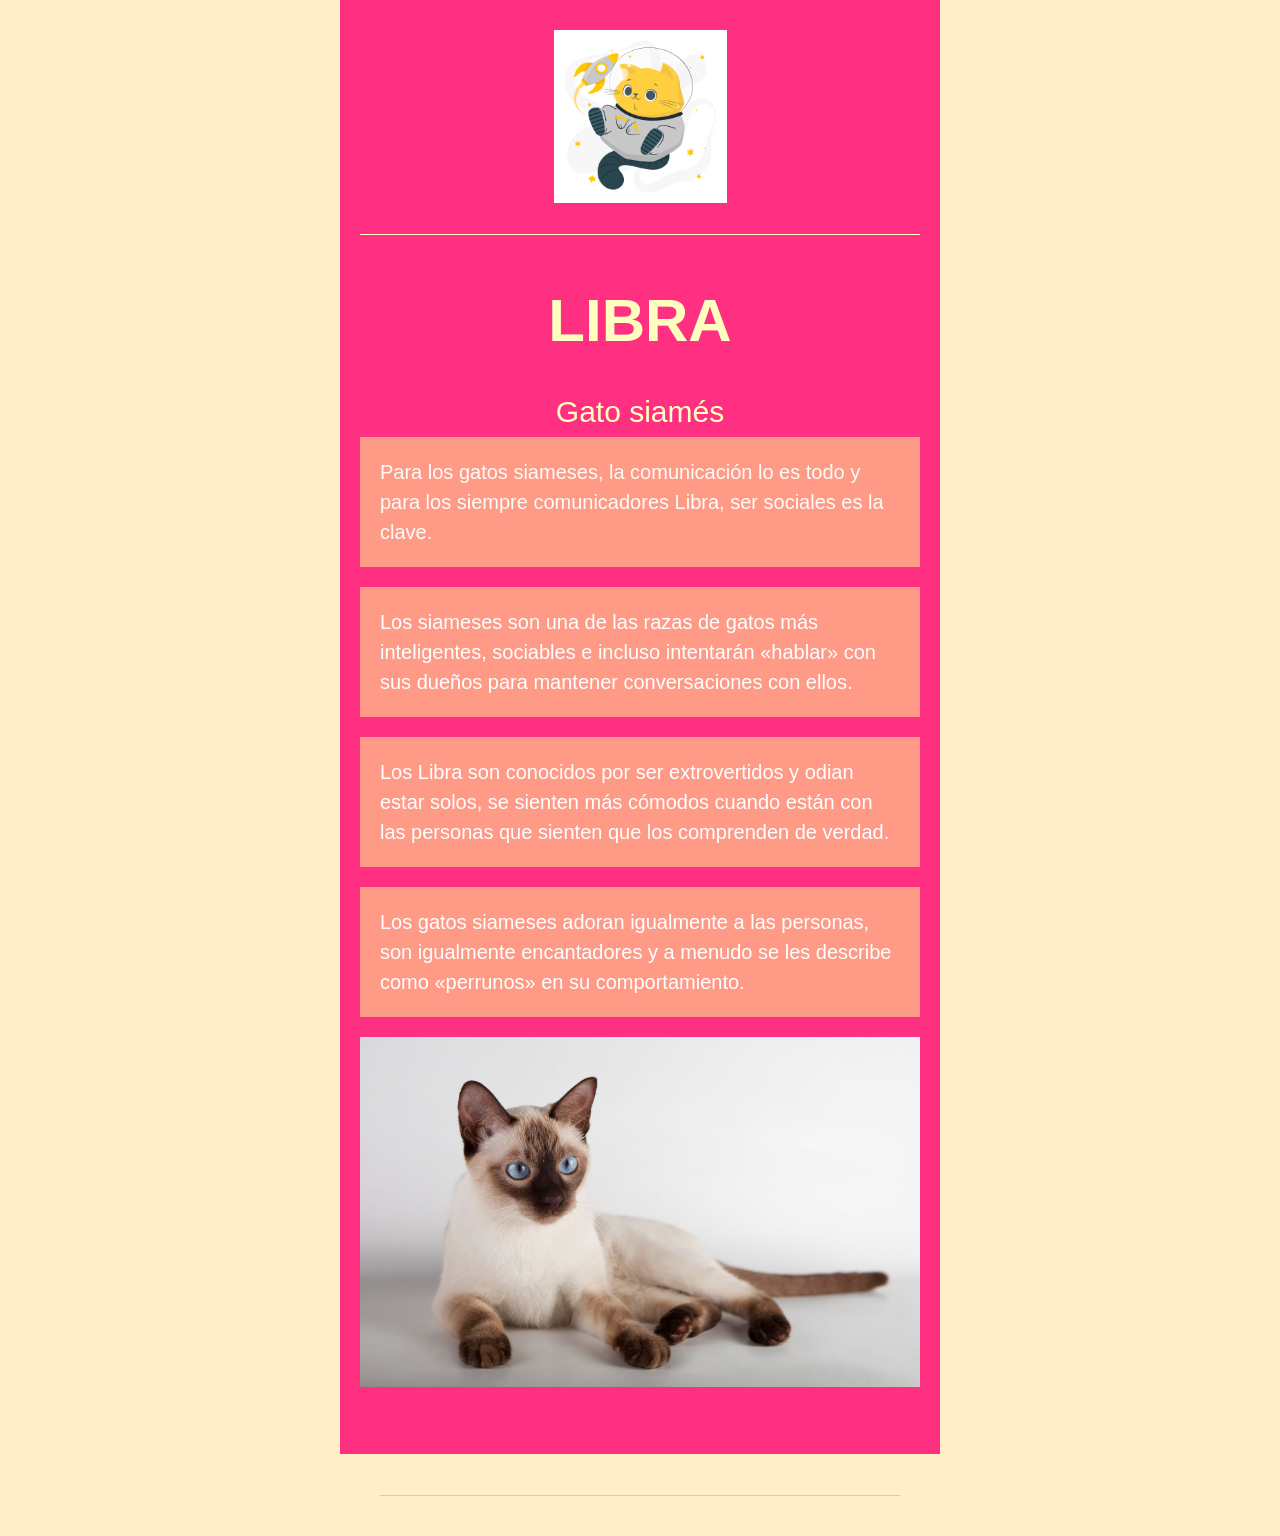
<file: plantilla-libra.html>
<!DOCTYPE html PUBLIC "-//W3C//DTD XHTML 1.0 Transitional//EN" "http://www.w3.org/TR/xhtml1/DTD/xhtml1-transitional.dtd">
<html xmlns="http://www.w3.org/1999/xhtml" xmlns:o="urn:schemas-microsoft-com:office:office">

<head>
    <meta charset="UTF-8">
    <meta content="width=device-width, initial-scale=1" name="viewport">
    <meta name="x-apple-disable-message-reformatting">
    <meta http-equiv="X-UA-Compatible" content="IE=edge">
    <meta content="telephone=no" name="format-detection">
    <title></title>
    <!--[if (mso 16)]>
    <style type="text/css">
    a {text-decoration: none;}
    </style>
    <![endif]-->
    <!--[if gte mso 9]><style>sup { font-size: 100% !important; }</style><![endif]-->
    <!--[if gte mso 9]>
<xml>
    <o:OfficeDocumentSettings>
    <o:AllowPNG></o:AllowPNG>
    <o:PixelsPerInch>96</o:PixelsPerInch>
    </o:OfficeDocumentSettings>
</xml>
<![endif]-->
    <!--[if !mso]><!-- -->
    <link href="css\plantilla-libra.css" rel="stylesheet">
    <!--<![endif]-->
</head>

<body>
    <div class="es-wrapper-color">
        <!--[if gte mso 9]>
			<v:background xmlns:v="urn:schemas-microsoft-com:vml" fill="t">
				<v:fill type="tile" color="#FFEEC8"></v:fill>
			</v:background>
		<![endif]-->
        <table class="es-wrapper" width="100%" cellspacing="0" cellpadding="0">
            <tbody>
                <tr>
                    <td class="esd-email-paddings" valign="top">
                        <table cellpadding="0" cellspacing="0" class="esd-header-popover es-header" align="center">
                            <tbody>
                                <tr>
                                    <td class="esd-stripe" align="center">
                                        <table bgcolor="#ff2f82" class="es-header-body" align="center" cellpadding="0" cellspacing="0" width="600" style="background-color: #ff2f82;">
                                            <tbody>
                                                <tr>
                                                    <td class="esd-structure es-p20t es-p20r es-p20l" align="left">
                                                        <table cellpadding="0" cellspacing="0" width="100%">
                                                            <tbody>
                                                                <tr>
                                                                    <td width="560" class="esd-container-frame" align="center" valign="top">
                                                                        <table cellpadding="0" cellspacing="0" width="100%">
                                                                            <tbody>
                                                                                <tr>
                                                                                    <td align="center" class="esd-block-image es-p10t es-p10b es-m-txt-c" style="font-size: 0px;"><a target="_blank" href="https://viewstripo.email"><img src="img/imagenes_GATITO_ASTRONAUTA.jpg" alt="Pagina de Gatitos" style="display: block;" title="Pagina de Gatitos" width="173"></a></td>
                                                                                </tr>
                                                                            </tbody>
                                                                        </table>
                                                                    </td>
                                                                </tr>
                                                            </tbody>
                                                        </table>
                                                    </td>
                                                </tr>
                                                <tr>
                                                    <td class="esd-structure" align="left">
                                                        <table cellpadding="0" cellspacing="0" width="100%">
                                                            <tbody>
                                                                <tr>
                                                                    <td width="600" class="esd-container-frame" align="center" valign="top">
                                                                        <table cellpadding="0" cellspacing="0" width="100%">
                                                                            <tbody>
                                                                                <tr>
                                                                                    <td align="center" class="esd-block-spacer es-p20" style="font-size:0">
                                                                                        <table border="0" width="100%" height="100%" cellpadding="0" cellspacing="0">
                                                                                            <tbody>
                                                                                                <tr>
                                                                                                    <td style="border-bottom: 1px solid #ffffbf; background: none; height: 1px; width: 100%; margin: 0px;"></td>
                                                                                                </tr>
                                                                                            </tbody>
                                                                                        </table>
                                                                                    </td>
                                                                                </tr>
                                                                            </tbody>
                                                                        </table>
                                                                    </td>
                                                                </tr>
                                                            </tbody>
                                                        </table>
                                                    </td>
                                                </tr>
                                            </tbody>
                                        </table>
                                    </td>
                                </tr>
                            </tbody>
                        </table>
                        <table class="es-content" cellspacing="0" cellpadding="0" align="center">
                            <tbody>
                                <tr>
                                    <td class="esd-stripe" align="center">
                                        <table class="es-content-body" style="background-color: #ff2f82;" width="600" cellspacing="0" cellpadding="0" bgcolor="#ff2f82" align="center">
                                            <tbody>
                                                <tr>
                                                    <td class="esd-structure es-p20t es-p20r es-p20l" align="left" bgcolor="#ff2f82" style="background-color: #ff2f82;">
                                                        <table cellpadding="0" cellspacing="0" width="100%">
                                                            <tbody>
                                                                <tr>
                                                                    <td width="560" class="esd-container-frame" align="center" valign="top">
                                                                        <table cellpadding="0" cellspacing="0" width="100%">
                                                                            <tbody>
                                                                                <tr>
                                                                                    <td align="left" class="esd-block-text es-p10t es-p10b">
                                                                                        <h1 style="text-align: center; font-size: 60px; color: #ffffbf;"><b>LIBRA</b></h1>
                                                                                    </td>
                                                                                </tr>
                                                                            </tbody>
                                                                        </table>
                                                                    </td>
                                                                </tr>
                                                            </tbody>
                                                        </table>
                                                    </td>
                                                </tr>
                                                <tr>
                                                    <td class="esd-structure es-p20t es-p20r es-p20l" align="left">
                                                        <table cellpadding="0" cellspacing="0" width="100%">
                                                            <tbody>
                                                                <tr>
                                                                    <td width="560" class="esd-container-frame" align="center" valign="top">
                                                                        <table cellpadding="0" cellspacing="0" width="100%" bgcolor="#262626" style="background-color: #262626; border-radius: 5px; border-collapse: separate;">
                                                                            <tbody>
                                                                                <tr>
                                                                                    <td align="left" class="esd-block-text es-p10" bgcolor="#ff2f82">
                                                                                        <h1 style="text-align: center; color: #ffffbf; line-height: 100%;">Gato siamés</h1>
                                                                                    </td>
                                                                                </tr>
                                                                                <tr>
                                                                                    <td align="left" class="esd-block-text es-p20" bgcolor="#ff9a87">
                                                                                        <h3 style="color: #fefcf7; line-height: 150%;">Para los gatos siameses, la comunicación lo es todo y para los siempre comunicadores Libra, ser sociales es la clave.</h3>
                                                                                    </td>
                                                                                </tr>
                                                                            </tbody>
                                                                        </table>
                                                                    </td>
                                                                </tr>
                                                            </tbody>
                                                        </table>
                                                    </td>
                                                </tr>
                                                <tr>
                                                    <td class="esd-structure es-p20t es-p20r es-p20l" align="left">
                                                        <table cellpadding="0" cellspacing="0" width="100%">
                                                            <tbody>
                                                                <tr>
                                                                    <td width="560" class="esd-container-frame" align="center" valign="top">
                                                                        <table cellpadding="0" cellspacing="0" width="100%">
                                                                            <tbody>
                                                                                <tr>
                                                                                    <td align="left" class="esd-block-text es-p20" esd-links-color="#ffeec8" esd-links-underline="none" bgcolor="#ff9a87">
                                                                                        <p style="font-size: 20px;">Los siameses son una de las razas de gatos más inteligentes, sociables e incluso intentarán «hablar» con sus dueños para mantener conversaciones con ellos.<br></p>
                                                                                    </td>
                                                                                </tr>
                                                                            </tbody>
                                                                        </table>
                                                                    </td>
                                                                </tr>
                                                            </tbody>
                                                        </table>
                                                    </td>
                                                </tr>
                                                <tr>
                                                    <td class="esd-structure es-p20t es-p20r es-p20l" align="left">
                                                        <table cellpadding="0" cellspacing="0" width="100%">
                                                            <tbody>
                                                                <tr>
                                                                    <td width="560" class="esd-container-frame" align="center" valign="top">
                                                                        <table cellpadding="0" cellspacing="0" width="100%" bgcolor="#262626" style="background-color: #262626; border-radius: 5px; border-collapse: separate;">
                                                                            <tbody>
                                                                                <tr>
                                                                                    <td align="left" class="esd-block-text es-p20" esd-links-color="#ffeec8" esd-links-underline="none" bgcolor="#ff9a87">
                                                                                        <p style="font-size: 20px;">Los Libra son conocidos por ser extrovertidos y odian estar solos, se sienten más cómodos cuando están con las personas que sienten que los comprenden de verdad.</p>
                                                                                    </td>
                                                                                </tr>
                                                                            </tbody>
                                                                        </table>
                                                                    </td>
                                                                </tr>
                                                            </tbody>
                                                        </table>
                                                    </td>
                                                </tr>
                                                <tr>
                                                    <td class="esd-structure es-p20t es-p20r es-p20l" align="left" bgcolor="#ff2f82" style="background-color: #ff2f82;">
                                                        <table cellpadding="0" cellspacing="0" width="100%">
                                                            <tbody>
                                                                <tr>
                                                                    <td width="560" class="esd-container-frame" align="center" valign="top">
                                                                        <table cellpadding="0" cellspacing="0" width="100%" bgcolor="#262626" style="background-color: #262626; border-radius: 5px; border-collapse: separate;">
                                                                            <tbody>
                                                                                <tr>
                                                                                    <td align="left" class="esd-block-text es-p20" esd-links-color="#ffeec8" esd-links-underline="none" bgcolor="#ff9a87">
                                                                                        <p style="font-size: 20px;">Los gatos siameses adoran igualmente a las personas, son igualmente encantadores y a menudo se les describe como «perrunos» en su comportamiento. </p>
                                                                                    </td>
                                                                                </tr>
                                                                            </tbody>
                                                                        </table>
                                                                    </td>
                                                                </tr>
                                                            </tbody>
                                                        </table>
                                                    </td>
                                                </tr>
                                                <tr>
                                                    <td class="esd-structure es-p20t es-p20r es-p20l" align="left" bgcolor="#ff2f82" style="background-color: #ff2f82;">
                                                        <table cellpadding="0" cellspacing="0" width="100%">
                                                            <tbody>
                                                                <tr>
                                                                    <td width="560" class="esd-container-frame" align="center" valign="top">
                                                                        <table cellpadding="0" cellspacing="0" width="100%">
                                                                            <tbody>
                                                                                <tr>
                                                                                    <td align="center" class="esd-block-image" style="font-size: 0px;"><a target="_blank"><img class="adapt-img" src="img/img_gato-siamés.jpg" alt style="display: block;" width="560"></a></td>
                                                                                </tr>
                                                                            </tbody>
                                                                        </table>
                                                                    </td>
                                                                </tr>
                                                            </tbody>
                                                        </table>
                                                    </td>
                                                </tr>
                                                <tr>
                                                    <td class="esd-structure es-p20" align="left" bgcolor="#ff2f82" style="background-color: #ff2f82;">
                                                        <table cellpadding="0" cellspacing="0" width="100%">
                                                            <tbody>
                                                                <tr>
                                                                    <td width="560" class="esd-container-frame" align="center" valign="top">
                                                                        <table cellpadding="0" cellspacing="0" width="100%">
                                                                            <tbody>
                                                                                <tr>
                                                                                    <td align="left" class="esd-block-text">
                                                                                        <p style="color: #ff2f82;">Texto</p>
                                                                                    </td>
                                                                                </tr>
                                                                            </tbody>
                                                                        </table>
                                                                    </td>
                                                                </tr>
                                                            </tbody>
                                                        </table>
                                                    </td>
                                                </tr>
                                            </tbody>
                                        </table>
                                    </td>
                                </tr>
                            </tbody>
                        </table>
                        <table cellpadding="0" cellspacing="0" class="esd-footer-popover es-footer" align="center">
                            <tbody>
                                <tr>
                                    <td class="esd-stripe" align="center">
                                        <table bgcolor="#ffffff" class="es-footer-body" align="center" cellpadding="0" cellspacing="0" width="600">
                                            <tbody>
                                                <tr>
                                                    <td class="esd-structure es-p20" align="left">
                                                        <table cellpadding="0" cellspacing="0" width="100%">
                                                            <tbody>
                                                                <tr>
                                                                    <td width="560" class="esd-container-frame" align="center" valign="top">
                                                                        <table cellpadding="0" cellspacing="0" width="100%">
                                                                            <tbody>
                                                                                <tr>
                                                                                    <td align="center" class="esd-block-spacer es-p20" style="font-size:0">
                                                                                        <table border="0" width="100%" height="100%" cellpadding="0" cellspacing="0">
                                                                                            <tbody>
                                                                                                <tr>
                                                                                                    <td style="border-bottom: 1px solid #cccccc; background: unset; height:1px; width:100%; margin:0px 0px 0px 0px;"></td>
                                                                                                </tr>
                                                                                            </tbody>
                                                                                        </table>
                                                                                    </td>
                                                                                </tr>
                                                                            </tbody>
                                                                        </table>
                                                                    </td>
                                                                </tr>
                                                            </tbody>
                                                        </table>
                                                    </td>
                                                </tr>
                                            </tbody>
                                        </table>
                                    </td>
                                </tr>
                            </tbody>
                        </table>
                    </td>
                </tr>
            </tbody>
        </table>
    </div>
</body>

</html>
</file>
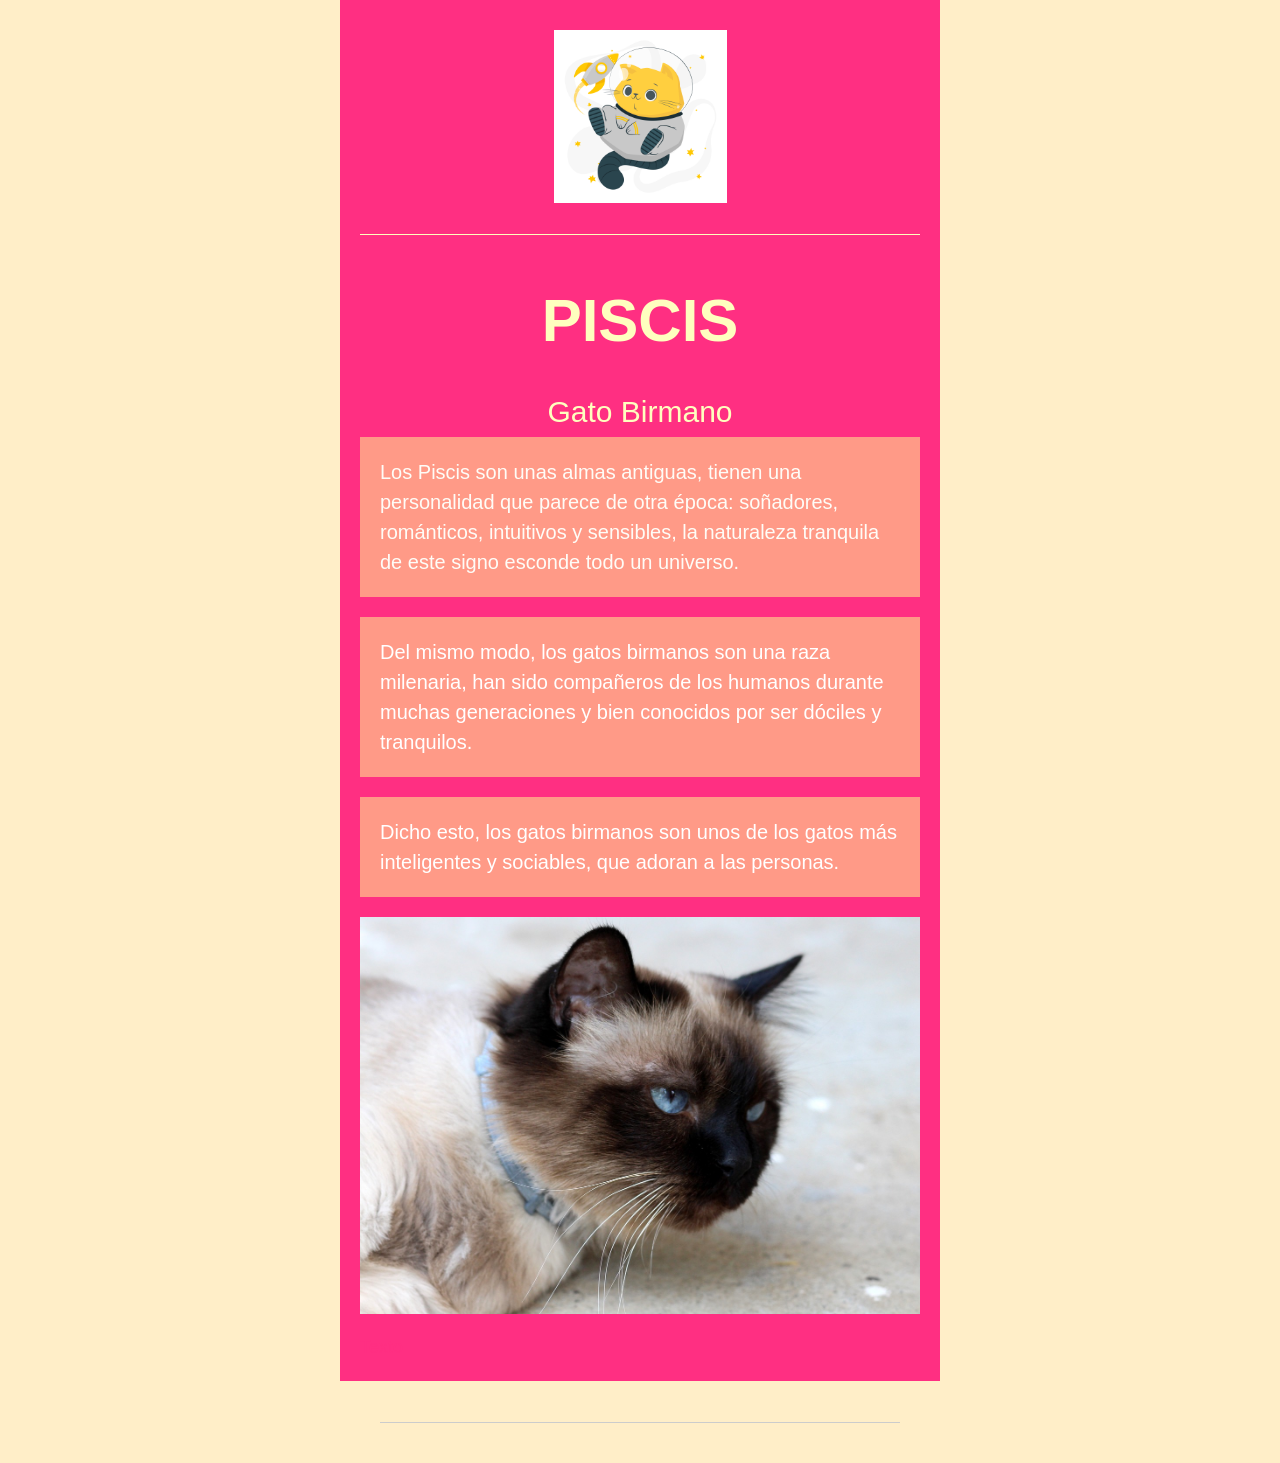
<file: plantilla-piscis.html>
<!DOCTYPE html PUBLIC "-//W3C//DTD XHTML 1.0 Transitional//EN" "http://www.w3.org/TR/xhtml1/DTD/xhtml1-transitional.dtd">
<html xmlns="http://www.w3.org/1999/xhtml" xmlns:o="urn:schemas-microsoft-com:office:office">

<head>
    <meta charset="UTF-8">
    <meta content="width=device-width, initial-scale=1" name="viewport">
    <meta name="x-apple-disable-message-reformatting">
    <meta http-equiv="X-UA-Compatible" content="IE=edge">
    <meta content="telephone=no" name="format-detection">
    <title></title>
    <!--[if (mso 16)]>
    <style type="text/css">
    a {text-decoration: none;}
    </style>
    <![endif]-->
    <!--[if gte mso 9]><style>sup { font-size: 100% !important; }</style><![endif]-->
    <!--[if gte mso 9]>
<xml>
    <o:OfficeDocumentSettings>
    <o:AllowPNG></o:AllowPNG>
    <o:PixelsPerInch>96</o:PixelsPerInch>
    </o:OfficeDocumentSettings>
</xml>
<![endif]-->
    <!--[if !mso]><!-- -->
    <link href="css\plantilla-piscis.css" rel="stylesheet">
    <!--<![endif]-->
</head>

<body>
    <div class="es-wrapper-color">
        <!--[if gte mso 9]>
			<v:background xmlns:v="urn:schemas-microsoft-com:vml" fill="t">
				<v:fill type="tile" color="#FFEEC8"></v:fill>
			</v:background>
		<![endif]-->
        <table class="es-wrapper" width="100%" cellspacing="0" cellpadding="0">
            <tbody>
                <tr>
                    <td class="esd-email-paddings" valign="top">
                        <table cellpadding="0" cellspacing="0" class="esd-header-popover es-header" align="center">
                            <tbody>
                                <tr>
                                    <td class="esd-stripe" align="center">
                                        <table bgcolor="#ff2f82" class="es-header-body" align="center" cellpadding="0" cellspacing="0" width="600" style="background-color: #ff2f82;">
                                            <tbody>
                                                <tr>
                                                    <td class="esd-structure es-p20t es-p20r es-p20l" align="left">
                                                        <table cellpadding="0" cellspacing="0" width="100%">
                                                            <tbody>
                                                                <tr>
                                                                    <td width="560" class="esd-container-frame" align="center" valign="top">
                                                                        <table cellpadding="0" cellspacing="0" width="100%">
                                                                            <tbody>
                                                                                <tr>
                                                                                    <td align="center" class="esd-block-image es-p10t es-p10b es-m-txt-c" style="font-size: 0px;"><a target="_blank" href="https://viewstripo.email"><img src="img\imagenes_GATITO_ASTRONAUTA.jpg" alt="Pagina de Gatitos" style="display: block;" title="Pagina de Gatitos" width="173"></a></td>
                                                                                </tr>
                                                                            </tbody>
                                                                        </table>
                                                                    </td>
                                                                </tr>
                                                            </tbody>
                                                        </table>
                                                    </td>
                                                </tr>
                                                <tr>
                                                    <td class="esd-structure" align="left">
                                                        <table cellpadding="0" cellspacing="0" width="100%">
                                                            <tbody>
                                                                <tr>
                                                                    <td width="600" class="esd-container-frame" align="center" valign="top">
                                                                        <table cellpadding="0" cellspacing="0" width="100%">
                                                                            <tbody>
                                                                                <tr>
                                                                                    <td align="center" class="esd-block-spacer es-p20" style="font-size:0">
                                                                                        <table border="0" width="100%" height="100%" cellpadding="0" cellspacing="0">
                                                                                            <tbody>
                                                                                                <tr>
                                                                                                    <td style="border-bottom: 1px solid #ffffbf; background: none; height: 1px; width: 100%; margin: 0px;"></td>
                                                                                                </tr>
                                                                                            </tbody>
                                                                                        </table>
                                                                                    </td>
                                                                                </tr>
                                                                            </tbody>
                                                                        </table>
                                                                    </td>
                                                                </tr>
                                                            </tbody>
                                                        </table>
                                                    </td>
                                                </tr>
                                            </tbody>
                                        </table>
                                    </td>
                                </tr>
                            </tbody>
                        </table>
                        <table class="es-content" cellspacing="0" cellpadding="0" align="center">
                            <tbody>
                                <tr>
                                    <td class="esd-stripe" align="center">
                                        <table class="es-content-body" style="background-color: #ff2f82;" width="600" cellspacing="0" cellpadding="0" bgcolor="#ff2f82" align="center">
                                            <tbody>
                                                <tr>
                                                    <td class="esd-structure es-p20t es-p20r es-p20l" align="left" bgcolor="#ff2f82" style="background-color: #ff2f82;">
                                                        <table cellpadding="0" cellspacing="0" width="100%">
                                                            <tbody>
                                                                <tr>
                                                                    <td width="560" class="esd-container-frame" align="center" valign="top">
                                                                        <table cellpadding="0" cellspacing="0" width="100%">
                                                                            <tbody>
                                                                                <tr>
                                                                                    <td align="left" class="esd-block-text es-p10t es-p10b">
                                                                                        <h1 style="text-align: center; font-size: 60px; color: #ffffbf;"><b>PISCIS</b></h1>
                                                                                    </td>
                                                                                </tr>
                                                                            </tbody>
                                                                        </table>
                                                                    </td>
                                                                </tr>
                                                            </tbody>
                                                        </table>
                                                    </td>
                                                </tr>
                                                <tr>
                                                    <td class="esd-structure es-p20t es-p20r es-p20l" align="left">
                                                        <table cellpadding="0" cellspacing="0" width="100%">
                                                            <tbody>
                                                                <tr>
                                                                    <td width="560" class="esd-container-frame" align="center" valign="top">
                                                                        <table cellpadding="0" cellspacing="0" width="100%" bgcolor="#262626" style="background-color: #262626; border-radius: 5px; border-collapse: separate;">
                                                                            <tbody>
                                                                                <tr>
                                                                                    <td align="left" class="esd-block-text es-p10" bgcolor="#ff2f82">
                                                                                        <h1 style="text-align: center; color: #ffffbf; line-height: 100%;">Gato Birmano</h1>
                                                                                    </td>
                                                                                </tr>
                                                                                <tr>
                                                                                    <td align="left" class="esd-block-text es-p20" bgcolor="#ff9a87">
                                                                                        <h3 style="color: #fefcf7; line-height: 150%;">Los Piscis son unas almas antiguas, tienen una personalidad que parece de otra época: soñadores, románticos, intuitivos y sensibles, la naturaleza tranquila de este signo esconde todo un universo.</h3>
                                                                                    </td>
                                                                                </tr>
                                                                            </tbody>
                                                                        </table>
                                                                    </td>
                                                                </tr>
                                                            </tbody>
                                                        </table>
                                                    </td>
                                                </tr>
                                                <tr>
                                                    <td class="esd-structure es-p20t es-p20r es-p20l" align="left">
                                                        <table cellpadding="0" cellspacing="0" width="100%">
                                                            <tbody>
                                                                <tr>
                                                                    <td width="560" class="esd-container-frame" align="center" valign="top">
                                                                        <table cellpadding="0" cellspacing="0" width="100%" bgcolor="#262626" style="background-color: #262626; border-radius: 5px; border-collapse: separate;">
                                                                            <tbody>
                                                                                <tr>
                                                                                    <td align="left" class="esd-block-text es-p20" esd-links-color="#ffeec8" esd-links-underline="none" bgcolor="#ff9a87">
                                                                                        <p style="font-size: 20px;">Del mismo modo, los gatos birmanos son una raza milenaria, han sido compañeros de los humanos durante muchas generaciones y bien conocidos por ser dóciles y tranquilos.</p>
                                                                                    </td>
                                                                                </tr>
                                                                            </tbody>
                                                                        </table>
                                                                    </td>
                                                                </tr>
                                                            </tbody>
                                                        </table>
                                                    </td>
                                                </tr>
                                                <tr>
                                                    <td class="esd-structure es-p20t es-p20r es-p20l" align="left" bgcolor="#ff2f82" style="background-color: #ff2f82;">
                                                        <table cellpadding="0" cellspacing="0" width="100%">
                                                            <tbody>
                                                                <tr>
                                                                    <td width="560" class="esd-container-frame" align="center" valign="top">
                                                                        <table cellpadding="0" cellspacing="0" width="100%" bgcolor="#262626" style="background-color: #262626; border-radius: 5px; border-collapse: separate;">
                                                                            <tbody>
                                                                                <tr>
                                                                                    <td align="left" class="esd-block-text es-p20" esd-links-color="#ffeec8" esd-links-underline="none" bgcolor="#ff9a87">
                                                                                        <p style="font-size: 20px;">Dicho esto, los gatos birmanos son unos de los gatos más inteligentes y sociables, que adoran a las personas. </p>
                                                                                    </td>
                                                                                </tr>
                                                                            </tbody>
                                                                        </table>
                                                                    </td>
                                                                </tr>
                                                            </tbody>
                                                        </table>
                                                    </td>
                                                </tr>
                                                <tr>
                                                    <td class="esd-structure es-p20t es-p20r es-p20l" align="left" bgcolor="#ff2f82" style="background-color: #ff2f82;">
                                                        <table cellpadding="0" cellspacing="0" width="100%">
                                                            <tbody>
                                                                <tr>
                                                                    <td width="560" class="esd-container-frame" align="center" valign="top">
                                                                        <table cellpadding="0" cellspacing="0" width="100%">
                                                                            <tbody>
                                                                                <tr>
                                                                                    <td align="center" class="esd-block-image" style="font-size: 0px;"><a target="_blank"><img class="adapt-img" src="img/img_gato-birmano.jpg" alt style="display: block;" width="560"></a></td>
                                                                                </tr>
                                                                            </tbody>
                                                                        </table>
                                                                    </td>
                                                                </tr>
                                                            </tbody>
                                                        </table>
                                                    </td>
                                                </tr>
                                                <tr>
                                                    <td class="esd-structure es-p20" align="left" bgcolor="#ff2f82" style="background-color: #ff2f82;">
                                                        <table cellpadding="0" cellspacing="0" width="100%">
                                                            <tbody>
                                                                <tr>
                                                                    <td width="560" class="esd-container-frame" align="center" valign="top">
                                                                        <table cellpadding="0" cellspacing="0" width="100%">
                                                                            <tbody>
                                                                                <tr>
                                                                                    <td align="left" class="esd-block-text">
                                                                                        <p style="color: #ff2f82;">Texto</p>
                                                                                    </td>
                                                                                </tr>
                                                                            </tbody>
                                                                        </table>
                                                                    </td>
                                                                </tr>
                                                            </tbody>
                                                        </table>
                                                    </td>
                                                </tr>
                                            </tbody>
                                        </table>
                                    </td>
                                </tr>
                            </tbody>
                        </table>
                        <table cellpadding="0" cellspacing="0" class="esd-footer-popover es-footer" align="center">
                            <tbody>
                                <tr>
                                    <td class="esd-stripe" align="center">
                                        <table bgcolor="#ffffff" class="es-footer-body" align="center" cellpadding="0" cellspacing="0" width="600">
                                            <tbody>
                                                <tr>
                                                    <td class="esd-structure es-p20" align="left">
                                                        <table cellpadding="0" cellspacing="0" width="100%">
                                                            <tbody>
                                                                <tr>
                                                                    <td width="560" class="esd-container-frame" align="center" valign="top">
                                                                        <table cellpadding="0" cellspacing="0" width="100%">
                                                                            <tbody>
                                                                                <tr>
                                                                                    <td align="center" class="esd-block-spacer es-p20" style="font-size:0">
                                                                                        <table border="0" width="100%" height="100%" cellpadding="0" cellspacing="0">
                                                                                            <tbody>
                                                                                                <tr>
                                                                                                    <td style="border-bottom: 1px solid #cccccc; background: unset; height:1px; width:100%; margin:0px 0px 0px 0px;"></td>
                                                                                                </tr>
                                                                                            </tbody>
                                                                                        </table>
                                                                                    </td>
                                                                                </tr>
                                                                            </tbody>
                                                                        </table>
                                                                    </td>
                                                                </tr>
                                                            </tbody>
                                                        </table>
                                                    </td>
                                                </tr>
                                            </tbody>
                                        </table>
                                    </td>
                                </tr>
                            </tbody>
                        </table>
                    </td>
                </tr>
            </tbody>
        </table>
    </div>
</body>

</html>
</file>
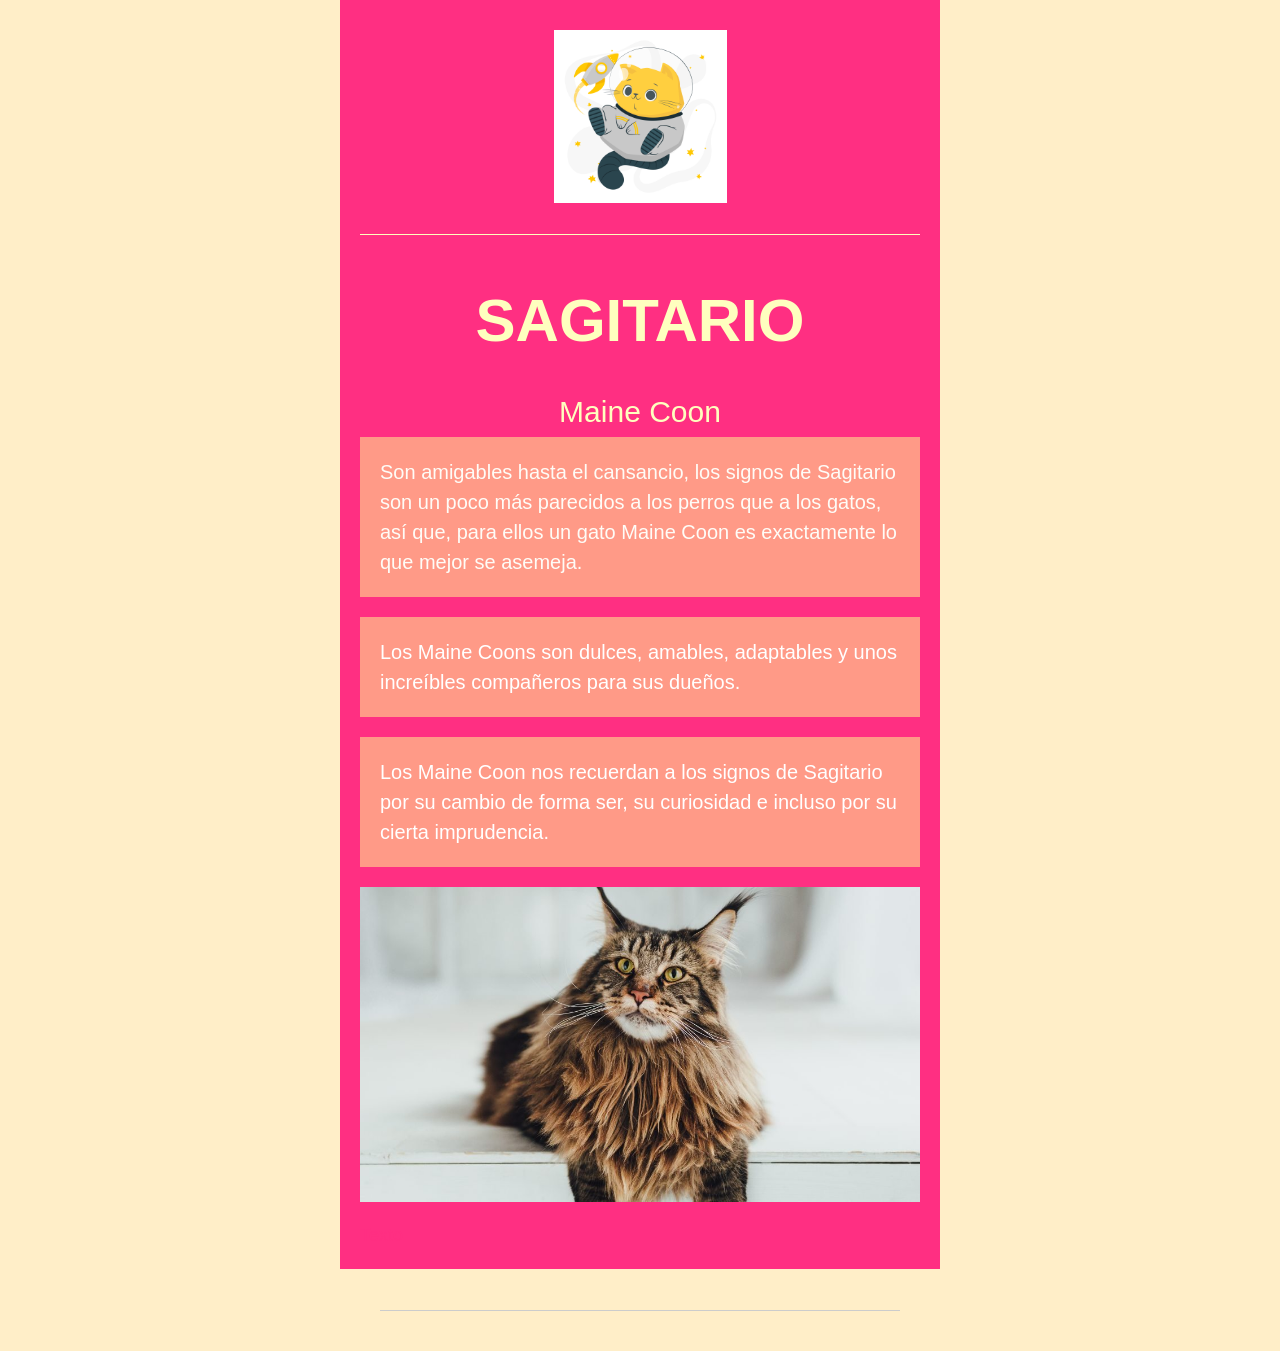
<file: plantilla-sagitario.html>
<!DOCTYPE html PUBLIC "-//W3C//DTD XHTML 1.0 Transitional//EN" "http://www.w3.org/TR/xhtml1/DTD/xhtml1-transitional.dtd">
<html xmlns="http://www.w3.org/1999/xhtml" xmlns:o="urn:schemas-microsoft-com:office:office">

<head>
    <meta charset="UTF-8">
    <meta content="width=device-width, initial-scale=1" name="viewport">
    <meta name="x-apple-disable-message-reformatting">
    <meta http-equiv="X-UA-Compatible" content="IE=edge">
    <meta content="telephone=no" name="format-detection">
    <title></title>
    <!--[if (mso 16)]>
    <style type="text/css">
    a {text-decoration: none;}
    </style>
    <![endif]-->
    <!--[if gte mso 9]><style>sup { font-size: 100% !important; }</style><![endif]-->
    <!--[if gte mso 9]>
<xml>
    <o:OfficeDocumentSettings>
    <o:AllowPNG></o:AllowPNG>
    <o:PixelsPerInch>96</o:PixelsPerInch>
    </o:OfficeDocumentSettings>
</xml>
<![endif]-->
    <!--[if !mso]><!-- -->
    <link href="css\plantilla-sagitario.css" rel="stylesheet">
    <!--<![endif]-->
</head>

<body>
    <div class="es-wrapper-color">
        <!--[if gte mso 9]>
			<v:background xmlns:v="urn:schemas-microsoft-com:vml" fill="t">
				<v:fill type="tile" color="#FFEEC8"></v:fill>
			</v:background>
		<![endif]-->
        <table class="es-wrapper" width="100%" cellspacing="0" cellpadding="0">
            <tbody>
                <tr>
                    <td class="esd-email-paddings" valign="top">
                        <table cellpadding="0" cellspacing="0" class="esd-header-popover es-header" align="center">
                            <tbody>
                                <tr>
                                    <td class="esd-stripe" align="center">
                                        <table bgcolor="#ff2f82" class="es-header-body" align="center" cellpadding="0" cellspacing="0" width="600" style="background-color: #ff2f82;">
                                            <tbody>
                                                <tr>
                                                    <td class="esd-structure es-p20t es-p20r es-p20l" align="left">
                                                        <table cellpadding="0" cellspacing="0" width="100%">
                                                            <tbody>
                                                                <tr>
                                                                    <td width="560" class="esd-container-frame" align="center" valign="top">
                                                                        <table cellpadding="0" cellspacing="0" width="100%">
                                                                            <tbody>
                                                                                <tr>
                                                                                    <td align="center" class="esd-block-image es-p10t es-p10b es-m-txt-c" style="font-size: 0px;"><a target="_blank" href="https://viewstripo.email"><img src="img/imagenes_GATITO_ASTRONAUTA.jpg" alt="Pagina de Gatitos" style="display: block;" title="Pagina de Gatitos" width="173"></a></td>
                                                                                </tr>
                                                                            </tbody>
                                                                        </table>
                                                                    </td>
                                                                </tr>
                                                            </tbody>
                                                        </table>
                                                    </td>
                                                </tr>
                                                <tr>
                                                    <td class="esd-structure" align="left">
                                                        <table cellpadding="0" cellspacing="0" width="100%">
                                                            <tbody>
                                                                <tr>
                                                                    <td width="600" class="esd-container-frame" align="center" valign="top">
                                                                        <table cellpadding="0" cellspacing="0" width="100%">
                                                                            <tbody>
                                                                                <tr>
                                                                                    <td align="center" class="esd-block-spacer es-p20" style="font-size:0">
                                                                                        <table border="0" width="100%" height="100%" cellpadding="0" cellspacing="0">
                                                                                            <tbody>
                                                                                                <tr>
                                                                                                    <td style="border-bottom: 1px solid #ffffbf; background: none; height: 1px; width: 100%; margin: 0px;"></td>
                                                                                                </tr>
                                                                                            </tbody>
                                                                                        </table>
                                                                                    </td>
                                                                                </tr>
                                                                            </tbody>
                                                                        </table>
                                                                    </td>
                                                                </tr>
                                                            </tbody>
                                                        </table>
                                                    </td>
                                                </tr>
                                            </tbody>
                                        </table>
                                    </td>
                                </tr>
                            </tbody>
                        </table>
                        <table class="es-content" cellspacing="0" cellpadding="0" align="center">
                            <tbody>
                                <tr>
                                    <td class="esd-stripe" align="center">
                                        <table class="es-content-body" style="background-color: #ff2f82;" width="600" cellspacing="0" cellpadding="0" bgcolor="#ff2f82" align="center">
                                            <tbody>
                                                <tr>
                                                    <td class="esd-structure es-p20t es-p20r es-p20l" align="left" bgcolor="#ff2f82" style="background-color: #ff2f82;">
                                                        <table cellpadding="0" cellspacing="0" width="100%">
                                                            <tbody>
                                                                <tr>
                                                                    <td width="560" class="esd-container-frame" align="center" valign="top">
                                                                        <table cellpadding="0" cellspacing="0" width="100%">
                                                                            <tbody>
                                                                                <tr>
                                                                                    <td align="left" class="esd-block-text es-p10t es-p10b">
                                                                                        <h1 style="text-align: center; font-size: 60px; color: #ffffbf;"><b>SAGITARIO</b></h1>
                                                                                    </td>
                                                                                </tr>
                                                                            </tbody>
                                                                        </table>
                                                                    </td>
                                                                </tr>
                                                            </tbody>
                                                        </table>
                                                    </td>
                                                </tr>
                                                <tr>
                                                    <td class="esd-structure es-p20t es-p20r es-p20l" align="left">
                                                        <table cellpadding="0" cellspacing="0" width="100%">
                                                            <tbody>
                                                                <tr>
                                                                    <td width="560" class="esd-container-frame" align="center" valign="top">
                                                                        <table cellpadding="0" cellspacing="0" width="100%" bgcolor="#262626" style="background-color: #262626; border-radius: 5px; border-collapse: separate;">
                                                                            <tbody>
                                                                                <tr>
                                                                                    <td align="left" class="esd-block-text es-p10" bgcolor="#ff2f82">
                                                                                        <h1 style="text-align: center; color: #ffffbf; line-height: 100%;">Maine Coon</h1>
                                                                                    </td>
                                                                                </tr>
                                                                                <tr>
                                                                                    <td align="left" class="esd-block-text es-p20" bgcolor="#ff9a87">
                                                                                        <h3 style="color: #fefcf7; line-height: 150%;">Son amigables hasta el cansancio, los signos de Sagitario son un poco más parecidos a los perros que a los gatos, así que, para ellos un gato Maine Coon es exactamente lo que mejor se asemeja. </h3>
                                                                                    </td>
                                                                                </tr>
                                                                            </tbody>
                                                                        </table>
                                                                    </td>
                                                                </tr>
                                                            </tbody>
                                                        </table>
                                                    </td>
                                                </tr>
                                                <tr>
                                                    <td class="esd-structure es-p20t es-p20r es-p20l" align="left">
                                                        <table cellpadding="0" cellspacing="0" width="100%">
                                                            <tbody>
                                                                <tr>
                                                                    <td width="560" class="esd-container-frame" align="center" valign="top">
                                                                        <table cellpadding="0" cellspacing="0" width="100%">
                                                                            <tbody>
                                                                                <tr>
                                                                                    <td align="left" class="esd-block-text es-p20" esd-links-color="#ffeec8" esd-links-underline="none" bgcolor="#ff9a87">
                                                                                        <p style="font-size: 20px;">Los Maine Coons son dulces, amables, adaptables y unos increíbles compañeros para sus dueños. </p>
                                                                                    </td>
                                                                                </tr>
                                                                            </tbody>
                                                                        </table>
                                                                    </td>
                                                                </tr>
                                                            </tbody>
                                                        </table>
                                                    </td>
                                                </tr>
                                                <tr>
                                                    <td class="esd-structure es-p20t es-p20r es-p20l" align="left">
                                                        <table cellpadding="0" cellspacing="0" width="100%">
                                                            <tbody>
                                                                <tr>
                                                                    <td width="560" class="esd-container-frame" align="center" valign="top">
                                                                        <table cellpadding="0" cellspacing="0" width="100%" bgcolor="#262626" style="background-color: #262626; border-radius: 5px; border-collapse: separate;">
                                                                            <tbody>
                                                                                <tr>
                                                                                    <td align="left" class="esd-block-text es-p20" esd-links-color="#ffeec8" esd-links-underline="none" bgcolor="#ff9a87">
                                                                                        <p style="font-size: 20px;">Los Maine Coon nos recuerdan a los signos de Sagitario por su cambio de forma ser, su curiosidad e incluso por su cierta imprudencia. </p>
                                                                                    </td>
                                                                                </tr>
                                                                            </tbody>
                                                                        </table>
                                                                    </td>
                                                                </tr>
                                                            </tbody>
                                                        </table>
                                                    </td>
                                                </tr>
                                                <tr>
                                                    <td class="esd-structure es-p20t es-p20r es-p20l" align="left" bgcolor="#ff2f82" style="background-color: #ff2f82;">
                                                        <table cellpadding="0" cellspacing="0" width="100%">
                                                            <tbody>
                                                                <tr>
                                                                    <td width="560" class="esd-container-frame" align="center" valign="top">
                                                                        <table cellpadding="0" cellspacing="0" width="100%">
                                                                            <tbody>
                                                                                <tr>
                                                                                    <td align="center" class="esd-block-image" style="font-size: 0px;"><a target="_blank"><img class="adapt-img" src="img/img_maine-coon.jpg" alt style="display: block;" width="560"></a></td>
                                                                                </tr>
                                                                            </tbody>
                                                                        </table>
                                                                    </td>
                                                                </tr>
                                                            </tbody>
                                                        </table>
                                                    </td>
                                                </tr>
                                                <tr>
                                                    <td class="esd-structure es-p20" align="left" bgcolor="#ff2f82" style="background-color: #ff2f82;">
                                                        <table cellpadding="0" cellspacing="0" width="100%">
                                                            <tbody>
                                                                <tr>
                                                                    <td width="560" class="esd-container-frame" align="center" valign="top">
                                                                        <table cellpadding="0" cellspacing="0" width="100%">
                                                                            <tbody>
                                                                                <tr>
                                                                                    <td align="left" class="esd-block-text">
                                                                                        <p style="color: #ff2f82;">Texto</p>
                                                                                    </td>
                                                                                </tr>
                                                                            </tbody>
                                                                        </table>
                                                                    </td>
                                                                </tr>
                                                            </tbody>
                                                        </table>
                                                    </td>
                                                </tr>
                                            </tbody>
                                        </table>
                                    </td>
                                </tr>
                            </tbody>
                        </table>
                        <table cellpadding="0" cellspacing="0" class="esd-footer-popover es-footer" align="center">
                            <tbody>
                                <tr>
                                    <td class="esd-stripe" align="center">
                                        <table bgcolor="#ffffff" class="es-footer-body" align="center" cellpadding="0" cellspacing="0" width="600">
                                            <tbody>
                                                <tr>
                                                    <td class="esd-structure es-p20" align="left">
                                                        <table cellpadding="0" cellspacing="0" width="100%">
                                                            <tbody>
                                                                <tr>
                                                                    <td width="560" class="esd-container-frame" align="center" valign="top">
                                                                        <table cellpadding="0" cellspacing="0" width="100%">
                                                                            <tbody>
                                                                                <tr>
                                                                                    <td align="center" class="esd-block-spacer es-p20" style="font-size:0">
                                                                                        <table border="0" width="100%" height="100%" cellpadding="0" cellspacing="0">
                                                                                            <tbody>
                                                                                                <tr>
                                                                                                    <td style="border-bottom: 1px solid #cccccc; background: unset; height:1px; width:100%; margin:0px 0px 0px 0px;"></td>
                                                                                                </tr>
                                                                                            </tbody>
                                                                                        </table>
                                                                                    </td>
                                                                                </tr>
                                                                            </tbody>
                                                                        </table>
                                                                    </td>
                                                                </tr>
                                                            </tbody>
                                                        </table>
                                                    </td>
                                                </tr>
                                            </tbody>
                                        </table>
                                    </td>
                                </tr>
                            </tbody>
                        </table>
                    </td>
                </tr>
            </tbody>
        </table>
    </div>
</body>

</html>
</file>
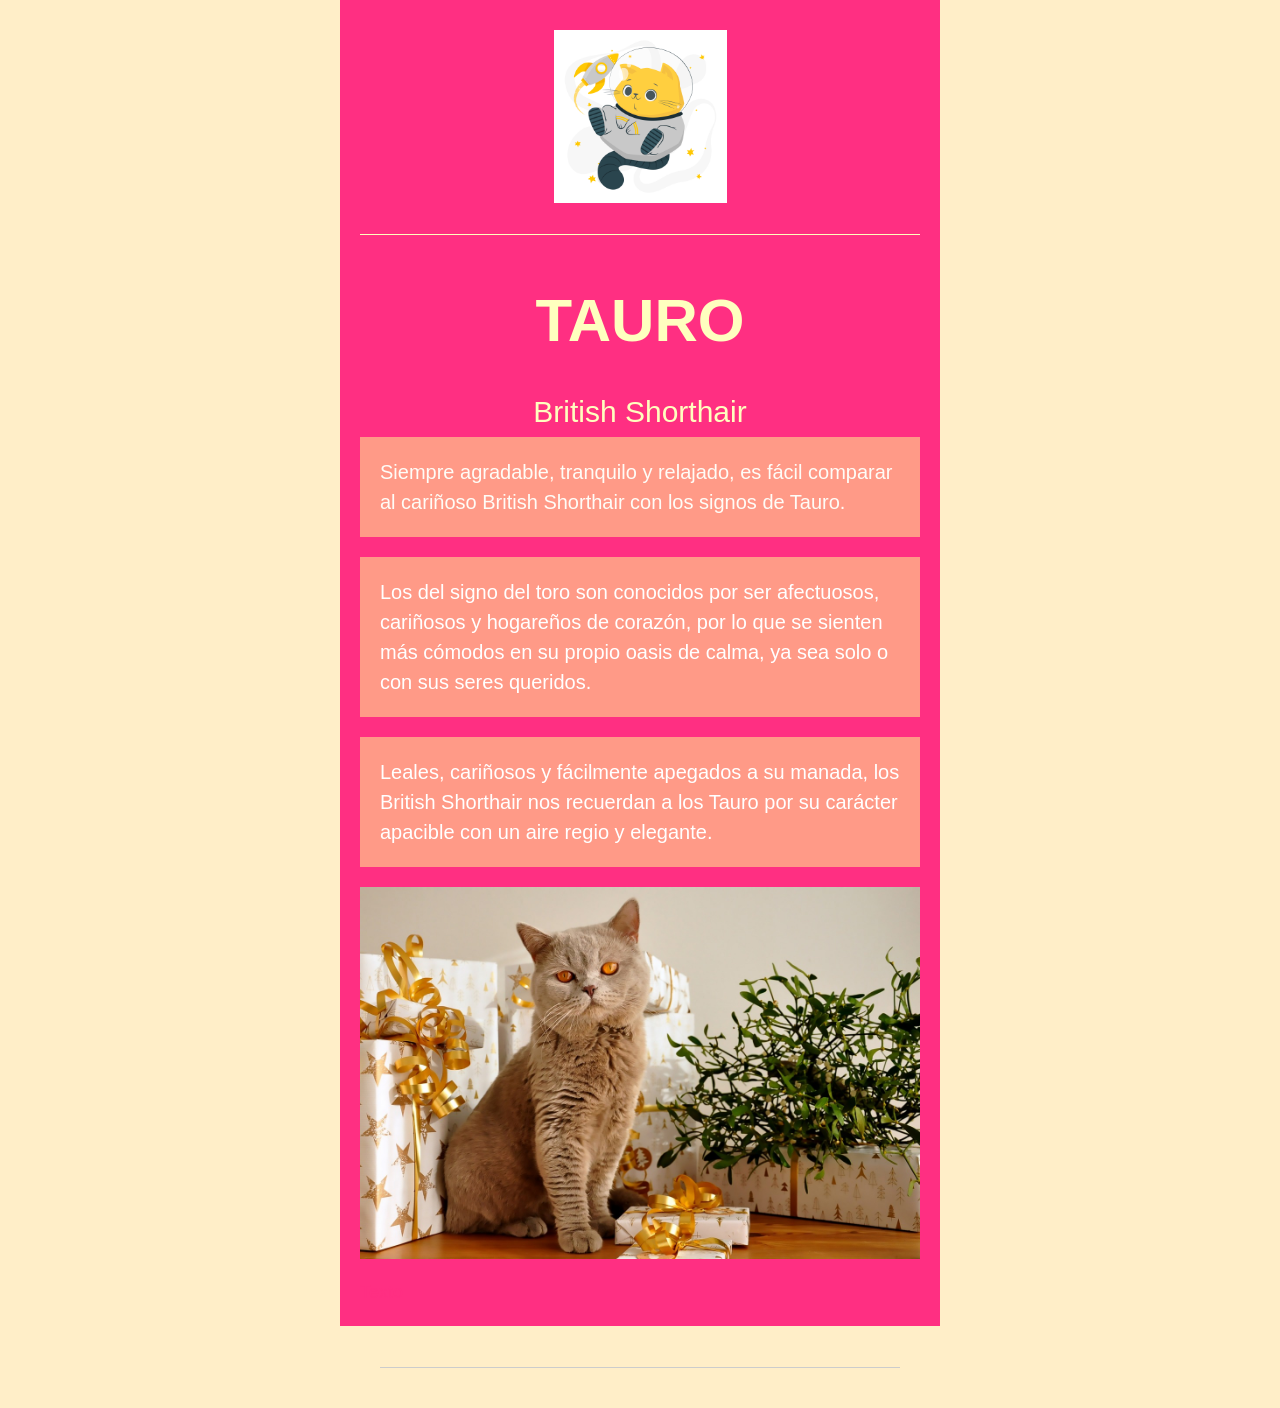
<file: plantilla-tauro.html>
<!DOCTYPE html PUBLIC "-//W3C//DTD XHTML 1.0 Transitional//EN" "http://www.w3.org/TR/xhtml1/DTD/xhtml1-transitional.dtd">
<html xmlns="http://www.w3.org/1999/xhtml" xmlns:o="urn:schemas-microsoft-com:office:office">

<head>
    <meta charset="UTF-8">
    <meta content="width=device-width, initial-scale=1" name="viewport">
    <meta name="x-apple-disable-message-reformatting">
    <meta http-equiv="X-UA-Compatible" content="IE=edge">
    <meta content="telephone=no" name="format-detection">
    <title></title>
    <!--[if (mso 16)]>
    <style type="text/css">
    a {text-decoration: none;}
    </style>
    <![endif]-->
    <!--[if gte mso 9]><style>sup { font-size: 100% !important; }</style><![endif]-->
    <!--[if gte mso 9]>
<xml>
    <o:OfficeDocumentSettings>
    <o:AllowPNG></o:AllowPNG>
    <o:PixelsPerInch>96</o:PixelsPerInch>
    </o:OfficeDocumentSettings>
</xml>
<![endif]-->
    <!--[if !mso]><!-- -->
    <link href="css\plantilla-tauro.css" rel="stylesheet">
    <!--<![endif]-->
</head>

<body>
    <div class="es-wrapper-color">
        <!--[if gte mso 9]>
			<v:background xmlns:v="urn:schemas-microsoft-com:vml" fill="t">
				<v:fill type="tile" color="#FFEEC8"></v:fill>
			</v:background>
		<![endif]-->
        <table class="es-wrapper" width="100%" cellspacing="0" cellpadding="0">
            <tbody>
                <tr>
                    <td class="esd-email-paddings" valign="top">
                        <table cellpadding="0" cellspacing="0" class="esd-header-popover es-header" align="center">
                            <tbody>
                                <tr>
                                    <td class="esd-stripe" align="center">
                                        <table bgcolor="#ff2f82" class="es-header-body" align="center" cellpadding="0" cellspacing="0" width="600" style="background-color: #ff2f82;">
                                            <tbody>
                                                <tr>
                                                    <td class="esd-structure es-p20t es-p20r es-p20l" align="left">
                                                        <table cellpadding="0" cellspacing="0" width="100%">
                                                            <tbody>
                                                                <tr>
                                                                    <td width="560" class="esd-container-frame" align="center" valign="top">
                                                                        <table cellpadding="0" cellspacing="0" width="100%">
                                                                            <tbody>
                                                                                <tr>
                                                                                    <td align="center" class="esd-block-image es-p10t es-p10b es-m-txt-c" style="font-size: 0px;"><a target="_blank" href="https://viewstripo.email"><img src="img/imagenes_GATITO_ASTRONAUTA.jpg" alt="Pagina de Gatitos" style="display: block;" title="Pagina de Gatitos" width="173"></a></td>
                                                                                </tr>
                                                                            </tbody>
                                                                        </table>
                                                                    </td>
                                                                </tr>
                                                            </tbody>
                                                        </table>
                                                    </td>
                                                </tr>
                                                <tr>
                                                    <td class="esd-structure" align="left">
                                                        <table cellpadding="0" cellspacing="0" width="100%">
                                                            <tbody>
                                                                <tr>
                                                                    <td width="600" class="esd-container-frame" align="center" valign="top">
                                                                        <table cellpadding="0" cellspacing="0" width="100%">
                                                                            <tbody>
                                                                                <tr>
                                                                                    <td align="center" class="esd-block-spacer es-p20" style="font-size:0">
                                                                                        <table border="0" width="100%" height="100%" cellpadding="0" cellspacing="0">
                                                                                            <tbody>
                                                                                                <tr>
                                                                                                    <td style="border-bottom: 1px solid #ffffbf; background: none; height: 1px; width: 100%; margin: 0px;"></td>
                                                                                                </tr>
                                                                                            </tbody>
                                                                                        </table>
                                                                                    </td>
                                                                                </tr>
                                                                            </tbody>
                                                                        </table>
                                                                    </td>
                                                                </tr>
                                                            </tbody>
                                                        </table>
                                                    </td>
                                                </tr>
                                            </tbody>
                                        </table>
                                    </td>
                                </tr>
                            </tbody>
                        </table>
                        <table class="es-content" cellspacing="0" cellpadding="0" align="center">
                            <tbody>
                                <tr>
                                    <td class="esd-stripe" align="center">
                                        <table class="es-content-body" style="background-color: #ff2f82;" width="600" cellspacing="0" cellpadding="0" bgcolor="#ff2f82" align="center">
                                            <tbody>
                                                <tr>
                                                    <td class="esd-structure es-p20t es-p20r es-p20l" align="left" bgcolor="#ff2f82" style="background-color: #ff2f82;">
                                                        <table cellpadding="0" cellspacing="0" width="100%">
                                                            <tbody>
                                                                <tr>
                                                                    <td width="560" class="esd-container-frame" align="center" valign="top">
                                                                        <table cellpadding="0" cellspacing="0" width="100%">
                                                                            <tbody>
                                                                                <tr>
                                                                                    <td align="left" class="esd-block-text es-p10t es-p10b">
                                                                                        <h1 style="text-align: center; font-size: 60px; color: #ffffbf;"><b>TAURO</b></h1>
                                                                                    </td>
                                                                                </tr>
                                                                            </tbody>
                                                                        </table>
                                                                    </td>
                                                                </tr>
                                                            </tbody>
                                                        </table>
                                                    </td>
                                                </tr>
                                                <tr>
                                                    <td class="esd-structure es-p20t es-p20r es-p20l" align="left">
                                                        <table cellpadding="0" cellspacing="0" width="100%">
                                                            <tbody>
                                                                <tr>
                                                                    <td width="560" class="esd-container-frame" align="center" valign="top">
                                                                        <table cellpadding="0" cellspacing="0" width="100%" bgcolor="#262626" style="background-color: #262626; border-radius: 5px; border-collapse: separate;">
                                                                            <tbody>
                                                                                <tr>
                                                                                    <td align="left" class="esd-block-text es-p10" bgcolor="#ff2f82">
                                                                                        <h1 style="text-align: center; color: #ffffbf; line-height: 100%;">British Shorthair</h1>
                                                                                    </td>
                                                                                </tr>
                                                                                <tr>
                                                                                    <td align="left" class="esd-block-text es-p20" bgcolor="#ff9a87">
                                                                                        <h3 style="color: #fefcf7; line-height: 150%;">Siempre agradable, tranquilo y relajado, es fácil comparar al cariñoso British Shorthair con los signos de Tauro. </h3>
                                                                                    </td>
                                                                                </tr>
                                                                            </tbody>
                                                                        </table>
                                                                    </td>
                                                                </tr>
                                                            </tbody>
                                                        </table>
                                                    </td>
                                                </tr>
                                                <tr>
                                                    <td class="esd-structure es-p20t es-p20r es-p20l" align="left">
                                                        <table cellpadding="0" cellspacing="0" width="100%">
                                                            <tbody>
                                                                <tr>
                                                                    <td width="560" class="esd-container-frame" align="center" valign="top">
                                                                        <table cellpadding="0" cellspacing="0" width="100%" bgcolor="#262626" style="background-color: #262626; border-radius: 5px; border-collapse: separate;">
                                                                            <tbody>
                                                                                <tr>
                                                                                    <td align="left" class="esd-block-text es-p20" esd-links-color="#ffeec8" esd-links-underline="none" bgcolor="#ff9a87">
                                                                                        <p style="font-size: 20px;">Los del signo del toro son conocidos por ser afectuosos, cariñosos y hogareños de corazón, por lo que se sienten más cómodos en su propio oasis de calma, ya sea solo o con sus seres queridos. </p>
                                                                                    </td>
                                                                                </tr>
                                                                            </tbody>
                                                                        </table>
                                                                    </td>
                                                                </tr>
                                                            </tbody>
                                                        </table>
                                                    </td>
                                                </tr>
                                                <tr>
                                                    <td class="esd-structure es-p20t es-p20r es-p20l" align="left" bgcolor="#ff2f82" style="background-color: #ff2f82;">
                                                        <table cellpadding="0" cellspacing="0" width="100%">
                                                            <tbody>
                                                                <tr>
                                                                    <td width="560" class="esd-container-frame" align="center" valign="top">
                                                                        <table cellpadding="0" cellspacing="0" width="100%" bgcolor="#262626" style="background-color: #262626; border-radius: 5px; border-collapse: separate;">
                                                                            <tbody>
                                                                                <tr>
                                                                                    <td align="left" class="esd-block-text es-p20" esd-links-color="#ffeec8" esd-links-underline="none" bgcolor="#ff9a87">
                                                                                        <p style="font-size: 20px;">Leales, cariñosos y fácilmente apegados a su manada, los British Shorthair nos recuerdan a los Tauro por su carácter apacible con un aire regio y elegante. </p>
                                                                                    </td>
                                                                                </tr>
                                                                            </tbody>
                                                                        </table>
                                                                    </td>
                                                                </tr>
                                                            </tbody>
                                                        </table>
                                                    </td>
                                                </tr>
                                                <tr>
                                                    <td class="esd-structure es-p20t es-p20r es-p20l" align="left" bgcolor="#ff2f82" style="background-color: #ff2f82;">
                                                        <table cellpadding="0" cellspacing="0" width="100%">
                                                            <tbody>
                                                                <tr>
                                                                    <td width="560" class="esd-container-frame" align="center" valign="top">
                                                                        <table cellpadding="0" cellspacing="0" width="100%">
                                                                            <tbody>
                                                                                <tr>
                                                                                    <td align="center" class="esd-block-image" style="font-size: 0px;"><a target="_blank"><img class="adapt-img" src="img/img_british-shorthair.jpg" alt style="display: block;" width="560"></a></td>
                                                                                </tr>
                                                                            </tbody>
                                                                        </table>
                                                                    </td>
                                                                </tr>
                                                            </tbody>
                                                        </table>
                                                    </td>
                                                </tr>
                                                <tr>
                                                    <td class="esd-structure es-p20" align="left" bgcolor="#ff2f82" style="background-color: #ff2f82;">
                                                        <table cellpadding="0" cellspacing="0" width="100%">
                                                            <tbody>
                                                                <tr>
                                                                    <td width="560" class="esd-container-frame" align="center" valign="top">
                                                                        <table cellpadding="0" cellspacing="0" width="100%">
                                                                            <tbody>
                                                                                <tr>
                                                                                    <td align="left" class="esd-block-text">
                                                                                        <p style="color: #ff2f82;">Texto</p>
                                                                                    </td>
                                                                                </tr>
                                                                            </tbody>
                                                                        </table>
                                                                    </td>
                                                                </tr>
                                                            </tbody>
                                                        </table>
                                                    </td>
                                                </tr>
                                            </tbody>
                                        </table>
                                    </td>
                                </tr>
                            </tbody>
                        </table>
                        <table cellpadding="0" cellspacing="0" class="esd-footer-popover es-footer" align="center">
                            <tbody>
                                <tr>
                                    <td class="esd-stripe" align="center">
                                        <table bgcolor="#ffffff" class="es-footer-body" align="center" cellpadding="0" cellspacing="0" width="600">
                                            <tbody>
                                                <tr>
                                                    <td class="esd-structure es-p20" align="left">
                                                        <table cellpadding="0" cellspacing="0" width="100%">
                                                            <tbody>
                                                                <tr>
                                                                    <td width="560" class="esd-container-frame" align="center" valign="top">
                                                                        <table cellpadding="0" cellspacing="0" width="100%">
                                                                            <tbody>
                                                                                <tr>
                                                                                    <td align="center" class="esd-block-spacer es-p20" style="font-size:0">
                                                                                        <table border="0" width="100%" height="100%" cellpadding="0" cellspacing="0">
                                                                                            <tbody>
                                                                                                <tr>
                                                                                                    <td style="border-bottom: 1px solid #cccccc; background: unset; height:1px; width:100%; margin:0px 0px 0px 0px;"></td>
                                                                                                </tr>
                                                                                            </tbody>
                                                                                        </table>
                                                                                    </td>
                                                                                </tr>
                                                                            </tbody>
                                                                        </table>
                                                                    </td>
                                                                </tr>
                                                            </tbody>
                                                        </table>
                                                    </td>
                                                </tr>
                                            </tbody>
                                        </table>
                                    </td>
                                </tr>
                            </tbody>
                        </table>
                    </td>
                </tr>
            </tbody>
        </table>
    </div>
</body>

</html>
</file>
<file: css/estilos.css>
@import url('https://fonts.googleapis.com/css2?family=Bree+Serif&display=swap');

/* FONTS */
    @font-face {
        font-family: "PrettyMeowRegular";
        src: url("../fonts/FONT_PrettyMeowRegular.ttf");
    }
    
    @font-face {
        font-family: "Quicksand";
        src: url("../fonts/FONT_Quicksand.ttf");
    }
    
    @font-face {
        font-family: "KawaiiBubble-Regular";
        src: url("../fonts/FONT_KawaiiBubble-Regular.ttf");
    }
    
    @font-face {
        font-family: "Bree-Serif";
        src: url("../fonts/FONT_BreeSerif.ttf");
    }
/* END FONTS */

/* TODAS LAS OPCIONES DE ATRIBUTOS (MENOS LOS TITULOS) VAN A TENER LA MISMA LETRA */
html,
body,
div,
span,
applet,
object,
iframe,
h2,
h3,
h4,
h5,
h6,
p,
blockquote,
pre,
a,
abbr,
acronym,
address,
big,
cite,
code,
del,
dfn,
em,
img,
ins,
kbd,
q,
s,
samp,
small,
strike,
strong,
sub,
sup,
tt,
var,
b,
u,
i,
center,
dl,
dt,
dd,
ol,
ul,
li,
fieldset,
form,
label,
legend,
table,
caption,
tbody,
tfoot,
thead,
tr,
th,
td,
article,
aside,
canvas,
details,
embed,
figure,
figcaption,
footer,
header,
hgroup,
menu,
output,
ruby,
section,
summary,
time,
mark,
audio,
video {
  font-family: "Quicksand";
  ;
  vertical-align: baseline;
}

*{
    margin: 0;
    padding: 0;
    border: 0;
    box-sizing: border-box;
}

body{
    font-family: 'Bree Serif', serif;
}
body::-webkit-scrollbar {
    display: none;
}

h1 {
    font-size: revert;
    font-family: Bree-Serif;
    vertical-align: baseline;
  }

/*HEADER*/
    .header {
        display: flex;
        flex-direction: row;
        justify-content: space-between;
        align-items: center;
        padding: 5px;
    
        /* HEADER ANIMATION scr: https://developer.mozilla.org/en-US/docs/Web/CSS/animation */
        background-color: #ff9a87;
        animation: 60s linear 0s infinite alternate animating-multiple-properties;
        margin: 0%;
        /* END HEADER ANIMATION */
    }
    
    /* Key HEADER */
    /* it is possible to animate multiple properties in a single animation */
    @keyframes animating-multiple-properties {
        from {
        background-color: #ffffbf;
        }
        to {
        transform: translateY(0);
        background-color: #ff9a87;
        /* unset properties i.e. 'filter' will revert to default values */
        }
    }
    /* END Key HEADER */
/*END HEADER*/

/* LOGO ANIMATION */
    .logo_gatito {
        border-radius: 50%;
        /* explicacion de animacion: https://linuxhint.com/rotate-animation-css/ */
        animation: 60s linear 0s infinite alternate rotation;
        width: 100%;
        max-width: 450px;
        min-width: 20px;
        height: auto;
    }
    @keyframes rotation {
        from {
        transform: rotate(-90deg);
        }
        to {
        transform: rotate(90deg);
        }
    }
/* END LOGO ANIMATION*/

/* FORMATO DE LA IMAGEN PATITAS */

.patitas {
    width:100%;
    max-width: 450px;
    min-width: 20px;
    height: auto;
}


/* END FORMATO DE LA IMAGEN PATITAS */



.titulo{
    font-family: "KawaiiBubble-Regular";
    min-width: 100px;
   /* font-size: 60px; */
   justify-content: center;

}



/* MENU */
    .menu-conteiner{
        background-color: #ff00a4;
        display: flex;
        justify-content: space-between;
        align-items: center;
        height: 85px;
        padding: 5px 10%;
        font-family: "Bree-Serif";
        font-size: 20px;
    }

    .menu-conteiner .nav-links{
        list-style: none;
    }

    .menu-conteiner .nav-links li{
        display: inline-block;
        padding: 0 20px;
    }

    .menu-conteiner .nav-links li:hover,
    .menu-conteiner .overlay a:hover{
        transform: scale(1.1);
    }

    .menu-conteiner .nav-links a{
        font-size: 700;
        color: #ffe8a8;
    }

    .menu-conteiner .nav-links li a:hover{
        color: #ff9a87;
    }

    .menu-conteiner .boton button,
    .menu-conteiner .menu button{
        font-weight: 700;
        font-size: 20px;
        color: white;
        padding: 9px 25px;
        background-color:#ff00a4;
        border: none;
        border-radius: 50px;
        cursor: pointer;
        transition: all 0.3s ease 0s;
    }

    .menu-conteiner .boton button:hover,
    .menu-conteiner .menu button:hover{
        background-color:#ffffbf;
        color:#ff2f82;
        font-weight: bold;
        transform: scale(1.1);
    }

    .menu-conteiner a{
        text-decoration: none;
    }

    .menu-conteiner .overlay{
        height: 100%;
        width: 0;
        position: fixed;
        z-index: 1;
        left: 0;
        top: 0;
        background-color: #ff00a4;
        overflow: hidden;
        transition: all 0.3s ease 0s;
    }

    .menu-conteiner .overlay .overlay-content{
        display: flex;
        height: 100%;
        flex-direction: column;
        align-items: center;
        justify-content: center;
    }

    .menu-conteiner .overlay a{
        padding: 15px;
        font-size: 36px;
        display: block;
        transition: all 0.3s ease 0s;
        font-weight: 700;
        color: #ffffbf;
    }

    .menu-conteiner .overlay a:hover,
    .menu-conteiner .overlay a:focus{
        color: #ff9a87;
    }

    .menu-conteiner .overlay .close{
        position: absolute;
        top: 20px;
        right: 45px;
        font-size: 65px;
    }
/* END MENU */

/* HOME CONTENT */
    .contenido {
        /* explicacion de grid: https://developer.mozilla.org/es/docs/Web/CSS/CSS_Grid_Layout */
        grid-gap: 5px;
        grid-auto-rows: minmax(100px, auto);
        justify-content: space-evenly;
        align-items: stretch;
        margin: 0px;
        padding: 0px;
        background-color: #ffffbf;
        justify-items: stretch;
        align-content: stretch;
    }
    .contenido div {
        display: grid;
        width: -webkit-fill-available;
        padding: 10px;
        margin-bottom: 3px;
        min-height: 250px;
        justify-content: space-evenly;
        align-items: center;
        justify-items: stretch;
        align-content: stretch;
        border-radius: 1%;
    }
    
    /* pintado alternado: https://developer.mozilla.org/es/docs/Web/CSS/:nth-child */
    .contenido div:nth-child(even) {
        background-color: #ffe8a8;
    }
    
    .contenido div:nth-child(odd) {
        background-color: #ff9a87;
    }

    #grid_1{
        text-justify: distribute;
    }

    /* CARDS */

        .card {
            outline: 1px solid rgba(255, 255, 255, 0.5);
            outline-offset: -8px;
            box-shadow: 3px 3px 10px rgba(0, 0, 0, 0.1);
            position: relative;
            overflow: hidden;
        }
        
        .card-image {
            position: absolute;
            inset: 0;
            justify-self: stretch;
            width: 100%;
            height: 100%;
            min-height: 250px;
            object-fit: cover;
            opacity: 0.7;
            transition: transform 0.75s;
        }
        
        .card:hover .card-image {
            transform: scale(1.15);
            opacity: 0.9;
        }
        
        .card-title {
            position: absolute;
            left: 15px;
            bottom: 15px;
            font-size: 20px;
            text-shadow: o o 1px rgba(0, 0, 0, 0.5);
            color: black;
        }
    /* END CARDS */

/* END HOME CONTENT */

/*ABOUT CONTENT*/
    .tarjetas_quienes_somos {
        /* formato para la pagina de quienes somos */
        display: flex;
        flex-wrap: wrap;
        justify-content: space-evenly;
        align-items: stretch;
        margin: 0px;
        padding: 0px;
        background-color: #ffffbf;
        justify-items: center;
        align-content: stretch;
    }
    .tarjetas_quienes_somos div {
        flex: 2;
        padding: 25px;
        margin: 20px;
        justify-content: space-evenly;
        align-items: center;
        justify-items: center;
        align-content: stretch;
        background-color: #ffffbf;
        min-width: 250px;
    }
/*END ABOUT CONTENT*/

/*KITTENS CONTENT*/
    .home_kittens {
        display: flex;
        background-color: #ffffbf;
        flex-wrap: wrap;
    }
    
    .home_kittens_flex {
        flex: 1;
        min-width: 250px;
        max-width: 650px;
    }
    
    .home_kittens_flex:first-child {
        flex: 2;
        padding: 25px;
        margin: 20px;
        background-color: #ffe8a8;
        border-radius: 2%;
        margin-bottom: 10px;
    }
    
    .home_kittens_flex div {
        padding: 25px;
        margin: 20px;
        background-color: #ffe8a8;
        border-radius: 2%;
    }
    
    #img_kittens_container {
        display: flex;
        margin: 0px;
        padding: 0px;
    }
    
    .img_kittens {
        border-radius: 40%;
        background-color: #ff2f82;
        max-width: 50%;
        margin: 1px;
    }  
/*END KITTENS CONTENT*/

/*GATITOS DEL MUNDO/API CONTENT*/
    .api_conteiner {
        display: flex;
        flex-direction: row;
        background-color: #ffffbf;
        flex-wrap: wrap;
        justify-content: space-evenly;
    }
    
    /* .api_datos_flex {
        display: flex;
        flex-direction: row;
        justify-content: space-evenly;
        min-width: 250px;
        max-width: 650px;
        padding: 25px;
        margin: 20px;
        background-color: #ffe8a8;
        border-radius: 12px;
        margin-bottom: 10px;
        color: black;
        width: 100%;
        min-width: 250px;
        max-width: 650px;
        border-radius: 12px;
    } */
    
    /* .api_datos_flex:first-child {
        flex: 2;
        padding: 25px;
        margin: 20px;
        background-color: #ffe8a8;
        border-radius: 12px;
        margin-bottom: 10px;
        color: black;
        width: 100%;
        min-width: 250px;
        max-width: 650px;
        border-radius: 12px;
    } */
    
    /* .api_datos_flex div {
        padding: 25px;
        margin: 20px;
        background-color: #ffe8a8;
        background-color: #ff9a87;
        color: black;
        width: 100%;
        min-width: 250px;
        max-width: 650px;
        border-radius: 12px;
    } */
    
    .content-select {
        min-width: 250px;
        max-width: 650px;
        position: absolute;
    }
    
    /*okey esta parte es la del selector de gatitos :D*/
    #breed_selector {
        width: 90%;
        display: inline-block;
        min-width: 250px;
        max-width: 650px;
        cursor: pointer;
        padding: 7px 10px;
        height: 42px;
        outline: 0;
        border: 0;
        margin-top: 20px;
    
        background: #ff2f82;
        color: aliceblue;
        font-size: 1em;
        border: 2px;
        border-radius: 12px;
        position: relative;
        transition: all 0.25s ease;
    } 
    #breed_selector:hover {
        background-color: #ff9a87;
    } 
    #breed_selector option{
        background-color:#ffe8a8;
        color:black;
    }
    
    /*este es el link*/
    #wiki_link {
        background-color:rgba(255, 154, 135, 0.2);
        color: black;
        min-width: 250px;
        max-width: 650px;
        margin: 50px;
        padding: 20px;
        border-radius: 12px;
    } 
    
    /*esta es la descripción*/
    #breed_json {
        width: 100%;
        max-width: 300px;
        margin: 10px;
        padding: 20px;
        border-radius: 12px;
        
    } 
    
    #breed_image {
        width: 100%; /*esta es la imagen*/
        max-width: 500px;
        margin: 20px;
        border-radius: 12px;
    }  
/* END GATITOS/API CONTENT*/

/*FOOTER*/
    .footer {
        background-image: url(../img/imagenes_PATITAS200PX.jpeg);
        width: 100%;
        background-repeat: repeat;
        padding: 20px;
    }
    .footer .btn {
        background-color: #ff9a87;
        border-color: #ff9a87;
        color: #000;
        font-family: "Bree-Serif";
        transition: all 0.3s ease 0s;
    }
    .footer .btn:hover{
        background-color: #ffe8a8;
        border-color: #ffe8a8;
        color: #000;
        transform: scale(1.1);
    }
/*END FOOTER*/

/* pagina curisidades */

.contenido_curiosidades{
    background-color:#ffe8a8;
    padding: 10px;
display: flex;
flex-direction: row;
flex-wrap: wrap;
align-content: stretch;
justify-content: center;
align-items: center;


}

.contenido_curiosidades div{

background-color:#ff9a87;
padding: 20px;
margin: 20px;
min-width: 200px;
max-width: 400px;
border-radius: 5%;
display: flex;
flex-wrap: wrap;
justify-content: center;
align-content: center;
align-items: center;
animation: movimiento 2.5s linear infinite;
}

@keyframes movimiento{
    0%{
        transform: translateY(0);
    }
    50%{
        transform: translateY(30px);
    }
    100%{
        transform: translateY(0);
    }
}

.curiosidades_imagenes {
    max-width: 100%;
    min-width: 50px;
    min-width: 50px;
    border-radius: 50%;
}

/* END PAGINA CURIOSIDADES */
</file>
<file: css/mqs.css>
@media (max-width: 768px) {
    .menu-conteiner .nav-links{
        display: none;
    }
 
    .menu-conteiner .overlay a{
        font-size: 20px;
    }

    .menu-conteiner .overlay .close{
        font-size: 40px;
        top: 15px;
        right: 35px;
    }

    .menu-conteiner .boton{
        display: none;
    }

    .menu-conteiner .menu{
        display: inherit;
    }
/*KITTENS CONTENT*/
    .home_kittens {
        display:inline-block;
        background-color: #ffffbf;
    }
    .home_kittens_flex {
        flex: 1;
        min-width: 250px;
        max-width: 90%;
    }
    .home_kittens_flex iframe{
        height: 500px;
    } */
/*END KITTENS CONTENT*/

/*HOME CONTENT*/
        .contenido{
        display:grid;
        grid-template-columns: repeat(1,1fr);
        }
        /*titulo*/
        #grid_1 {
            grid-column: 1 / 4;
            grid-row: 1;
        }
        /*a rayas*/
        #grid_2 {
            grid-row: 2/4;
        }
        /*naranjitas*/
        #grid_3 {
            grid-row: 4/6;
        }
        /*grises*/
        #grid_4 {
            grid-row: 6/8;
        }
        /*negros*/
        #grid_5 {
            grid-row: 8/10;
        }
        /*persa*/
        #grid_6 {
            grid-row: 10/12;
        }
        /*kohana*/
        #grid_7 {
            grid-row: 12/14;
        }
        /*lykoi*/
        #grid_8 {
            grid-row: 14/16;
        }
        /*himalayo*/
        #grid_9 {
            grid-row: 16/18;
        }
        /*ceylon*/
        #grid_10 {
            grid-row: 18/20;
        }
        /*siames*/
        #grid_11 {
            grid-row: 20/22;
        }
        /*turco*/
        #grid_12 {
            grid-row: 22/24;
        }
        /*ashera*/
        #grid_13 {
            grid-row: 24/26;
        }
        /*caracat*/
        #grid_14 {
            grid-row: 26/28;
        }
        /*burmilla*/
        #grid_15 {
            grid-row: 28/30;
        }
        /*montes*/
        #grid_16 {
            grid-row: 30/32;
        }
        /*bengala*/
        #grid_17 {
            grid-row: 32/34;
        }
/*END HOME CONTENT*/
 }

@media (min-width: 768px){
    .menu-conteiner .nav-links{
        display: none;
    }

    .menu-conteiner .overlay a{
        font-size: 20px;
    }

    .menu-conteiner .overlay .close{
        font-size: 40px;
        top: 15px;
        right: 35px;
    }

    .menu-conteiner .boton{
        display: none;
    }

    .menu-conteiner .menu{
        display: inherit;
    }
    /*HOME CONTENT*/
        .contenido{
            display:grid;
            grid-template-columns: repeat(2,1fr);
        }
        /*titulo*/
        #grid_1 {
            grid-column: 1 / 4;
            grid-row: 1;
        }
        /*a rayas*/
        #grid_2 {
            grid-column: 1;
            grid-row: 2/5;
        }
        /*naranjitas*/
        #grid_3 {
            grid-column: 2;
            grid-row: 2/5;
        }
        /*grises*/
        #grid_4 {
            grid-column: 1;
            grid-row: 5/8;
        }
        /*negros*/
        #grid_5 {
            grid-column: 2;
            grid-row: 5/8;
        }
        /*persa*/
        #grid_6 {
            grid-column: 1;
            grid-row: 8/11;
        }
        /*kohana*/
        #grid_7 {
            grid-column: 2;
            grid-row: 8/11;
        }
        /*lykoi*/
        #grid_8 {
            grid-column: 1;
            grid-row: 11/14;
        }
        /*himalayo*/
        #grid_9 {
            grid-column: 2;
            grid-row: 11/14;
        }
        /*ceylon*/
        #grid_10 {
            grid-column: 1;
            grid-row: 14/17;
        }
        /*siames*/
        #grid_11 {
            grid-column: 2;
            grid-row: 14/17;
        }
        /*turco*/
        #grid_12 {
            grid-column: 1;
            grid-row: 17/20;
        }
        /*ashera*/
        #grid_13 {
            grid-column: 2;
            grid-row: 17/20;
        }
        /*caracat*/
        #grid_14 {
            grid-column: 1;
            grid-row: 20/23;
        }
        /*burmilla*/
        #grid_15 {
            grid-column: 2;
            grid-row: 20/23;
        }
        /*montes*/
        #grid_16 {
            grid-column: 1;
            grid-row: 23/26;
        }
        /*bengala*/
        #grid_17 {
            grid-column: 2;
            grid-row: 23/26;
        }
    /*END HOME CONTENT*/
}

@media (min-width: 1024px){
    .menu-conteiner .nav-links{
        display: flex;
    }

    .menu-conteiner .boton{
        display: flex;
    }

    .menu-conteiner .menu{
        display: none;
    }
/*KITTENS CONTENT*/
    .home_kittens {
        display: flex;
        background-color: #ffffbf;
        flex-wrap: wrap;
    }
    .home_kittens_flex {
        flex: 1;
        min-width: 250px;
        max-width: 90%;
    }
/*END KITTENS CONTENT*/
/*HOME CONTENT*/
    .contenido{
        display: grid;
        grid-template-columns: repeat(3, 1fr);
    }
    /*titulo*/
    #grid_1 {
        grid-column: 1 / 4;
        grid-row: 1;
    }
    /*a rayas*/
    #grid_2 {
        grid-column: 1;
        grid-row: 2/4;
    }
    /*naranjitas*/
    #grid_3 {
        grid-column: 2;
        grid-row: 2/5;
    }
    /*grises*/
    #grid_4 {
        grid-column: 3;
        grid-row: 2;
    }
    /*negros*/
    #grid_5 {
        grid-column: 3;
        grid-row: 3/6;
    }
    /*persa*/
    #grid_6 {
        grid-column: 1;
        grid-row: 4/7;
    }
    /*kohana*/
    #grid_7 {
        grid-column: 2;
        grid-row: 5/9;
    }
    /*lykoi*/
    #grid_8 {
        grid-column: 3;
        grid-row: 6/8;
    }
    /*himalayo*/
    #grid_9 {
        grid-column: 1;
        grid-row: 7;
    }
    /*ceylon*/
    #grid_10 {
        grid-column: 1;
        grid-row: 8/10;
    }
    /*siames*/
    #grid_11 {
        grid-column: 3;
        grid-row: 8/10;
    }
    /*turco*/
    #grid_12 {
        grid-column: 2;
        grid-row: 9/11;
    }
    /*ashera*/
    #grid_13 {
        grid-column: 1;
        grid-row: 10/14;
    }
    /*caracat*/
    #grid_14 {
        grid-column: 2;
        grid-row: 12/14;
    }
    /*burmilla*/
    #grid_15 {
        grid-column: 3;
        grid-row: 10/12;
    }
    /*montes*/
    #grid_16 {
        grid-column: 2;
        grid-row: 11;
    }
    /*bengala*/
    #grid_17 {
        grid-column: 3;
        grid-row: 12/14;
    }
/*END HOME CONTENT*/

/*ABOUT CONTENT*/
    
/*END ABOUT CONTENT*/
}
</file>
